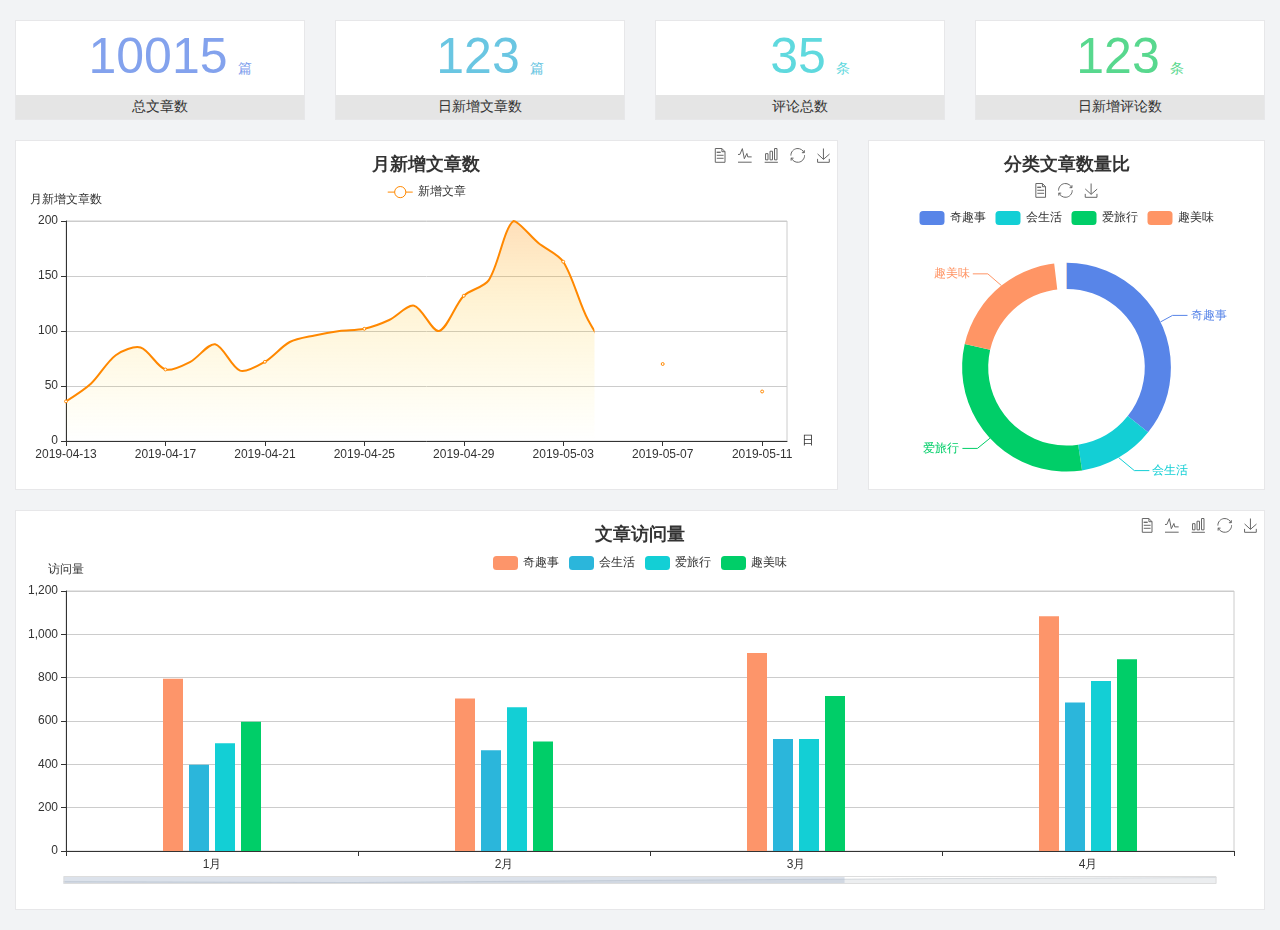
<file: home/dashboard.html>
<!DOCTYPE html>
<html lang="en">

<head>
  <meta charset="UTF-8">
  <meta name="viewport" content="width=device-width, initial-scale=1.0">
  <meta http-equiv="X-UA-Compatible" content="ie=edge">
  <title>图表统计</title>
  <link rel="stylesheet" href="../../assets/lib/bootstrap.css" />
  <link rel="stylesheet" href="../../assets/lib/main.css" />
  <script src="../../assets/lib/jquery.js"></script>
  <script type="text/javascript" src="../../assets/lib/echarts.min.js"></script>
</head>

<body>
  <div class="container-fluid">
    <div class="row spannel_list">
      <div class="col-sm-3 col-xs-6">
        <div class="spannel">
          <em>10015</em><span>篇</span>
          <b>总文章数</b>
        </div>
      </div>
      <div class="col-sm-3 col-xs-6">
        <div class="spannel scolor01">
          <em>123</em><span>篇</span>
          <b>日新增文章数</b>
        </div>
      </div>
      <div class="col-sm-3 col-xs-6">
        <div class="spannel scolor02">
          <em>35</em><span>条</span>
          <b>评论总数</b>
        </div>
      </div>
      <div class="col-sm-3 col-xs-6">
        <div class="spannel scolor03">
          <em>123</em><span>条</span>
          <b>日新增评论数</b>
        </div>
      </div>
    </div>
  </div>

  <div class="container-fluid">
    <div class="row curve-pie">
      <div class="col-lg-8 col-md-8">
        <div class="gragh_pannel" id="curve_show"></div>
      </div>
      <div class="col-lg-4 col-md-4">
        <div class="gragh_pannel" id="pie_show"></div>
      </div>
    </div>
  </div>

  <div class="container-fluid">
    <div class="column_pannel" id="column_show"></div>
  </div>

  <script>
    var oChart = echarts.init(document.getElementById('curve_show'));
    var aList_all = [
      { 'count': 36, 'date': '2019-04-13' },
      { 'count': 52, 'date': '2019-04-14' },
      { 'count': 78, 'date': '2019-04-15' },
      { 'count': 85, 'date': '2019-04-16' },
      { 'count': 65, 'date': '2019-04-17' },
      { 'count': 72, 'date': '2019-04-18' },
      { 'count': 88, 'date': '2019-04-19' },
      { 'count': 64, 'date': '2019-04-20' },
      { 'count': 72, 'date': '2019-04-21' },
      { 'count': 90, 'date': '2019-04-22' },
      { 'count': 96, 'date': '2019-04-23' },
      { 'count': 100, 'date': '2019-04-24' },
      { 'count': 102, 'date': '2019-04-25' },
      { 'count': 110, 'date': '2019-04-26' },
      { 'count': 123, 'date': '2019-04-27' },
      { 'count': 100, 'date': '2019-04-28' },
      { 'count': 132, 'date': '2019-04-29' },
      { 'count': 146, 'date': '2019-04-30' },
      { 'count': 200, 'date': '2019-05-01' },
      { 'count': 180, 'date': '2019-05-02' },
      { 'count': 163, 'date': '2019-05-03' },
      { 'count': 110, 'date': '2019-05-04' },
      { 'count': 80, 'date': '2019-05-05' },
      { 'count': 82, 'date': '2019-05-06' },
      { 'count': 70, 'date': '2019-05-07' },
      { 'count': 65, 'date': '2019-05-08' },
      { 'count': 54, 'date': '2019-05-09' },
      { 'count': 40, 'date': '2019-05-10' },
      { 'count': 45, 'date': '2019-05-11' },
      { 'count': 38, 'date': '2019-05-12' },
    ];

    let aCount = [];
    let aDate = [];

    for (var i = 0; i < aList_all.length; i++) {
      aCount.push(aList_all[i].count);
      aDate.push(aList_all[i].date);
    }

    var chartopt = {
      title: {
        text: '月新增文章数',
        left: 'center',
        top: '10'
      },
      tooltip: {
        trigger: 'axis'
      },
      legend: {
        data: ['新增文章'],
        top: '40'
      },
      toolbox: {
        show: true,
        feature: {
          mark: { show: true },
          dataView: { show: true, readOnly: false },
          magicType: { show: true, type: ['line', 'bar'] },
          restore: { show: true },
          saveAsImage: { show: true }
        }
      },
      calculable: true,
      xAxis: [
        {
          name: '日',
          type: 'category',
          boundaryGap: false,
          data: aDate
        }
      ],
      yAxis: [
        {
          name: '月新增文章数',
          type: 'value'
        }
      ],
      series: [
        {
          name: '新增文章',
          type: 'line',
          smooth: true,
          itemStyle: { normal: { areaStyle: { type: 'default' }, color: '#f80' }, lineStyle: { color: '#f80' } },
          data: aCount
        }],
      areaStyle: {
        normal: {
          color: new echarts.graphic.LinearGradient(0, 0, 0, 1, [{
            offset: 0,
            color: 'rgba(255,136,0,0.39)'
          }, {
            offset: .34,
            color: 'rgba(255,180,0,0.25)'
          }, {
            offset: 1,
            color: 'rgba(255,222,0,0.00)'
          }])

        }
      },
      grid: {
        show: true,
        x: 50,
        x2: 50,
        y: 80,
        height: 220
      }
    };

    oChart.setOption(chartopt);


    var oPie = echarts.init(document.getElementById('pie_show'));
    var oPieopt =
    {
      title: {
        top: 10,
        text: '分类文章数量比',
        x: 'center'
      },
      tooltip: {
        trigger: 'item',
        formatter: "{a} <br/>{b} : {c} ({d}%)"
      },
      color: ['#5885e8', '#13cfd5', '#00ce68', '#ff9565'],
      legend: {
        x: 'center',
        top: 65,
        data: ['奇趣事', '会生活', '爱旅行', '趣美味']
      },
      toolbox: {
        show: true,
        x: 'center',
        top: 35,
        feature: {
          mark: { show: true },
          dataView: { show: true, readOnly: false },
          magicType: {
            show: true,
            type: ['pie', 'funnel'],
            option: {
              funnel: {
                x: '25%',
                width: '50%',
                funnelAlign: 'left',
                max: 1548
              }
            }
          },
          restore: { show: true },
          saveAsImage: { show: true }
        }
      },
      calculable: true,
      series: [
        {
          name: '访问来源',
          type: 'pie',
          radius: ['45%', '60%'],
          center: ['50%', '65%'],
          data: [
            { value: 300, name: '奇趣事' },
            { value: 100, name: '会生活' },
            { value: 260, name: '爱旅行' },
            { value: 180, name: '趣美味' }
          ]
        }
      ]
    };
    oPie.setOption(oPieopt);



    var oColumn = this.echarts.init(document.getElementById('column_show'));
    var oColumnopt =
    {
      title: {
        text: '文章访问量',
        left: 'center',
        top: '10'
      },
      tooltip: {
        trigger: 'axis'
      },
      legend: {
        data: ['奇趣事', '会生活', '爱旅行', '趣美味'],
        top: '40'
      },
      toolbox: {
        show: true,
        feature: {
          mark: { show: true },
          dataView: { show: true, readOnly: false },
          magicType: { show: true, type: ['line', 'bar'] },
          restore: { show: true },
          saveAsImage: { show: true }
        }
      },
      calculable: true,
      xAxis: [
        {
          type: 'category',
          data: ['1月', '2月', '3月', '4月', '5月']
        }
      ],
      yAxis: [
        {
          name: '访问量',
          type: 'value'
        }
      ],
      series: [
        {
          name: '奇趣事',
          type: 'bar',
          barWidth: 20,
          itemStyle: {
            normal: { areaStyle: { type: 'default' }, color: '#fd956a' }
          },
          data: [800, 708, 920, 1090, 1200]
        },
        {
          name: '会生活',
          type: 'bar',
          barWidth: 20,
          itemStyle: {
            normal: { areaStyle: { type: 'default' }, color: '#2bb6db' }
          },
          data: [400, 468, 520, 690, 800]
        },
        {
          name: '爱旅行',
          type: 'bar',
          barWidth: 20,
          itemStyle: {
            normal: { areaStyle: { type: 'default' }, color: '#13cfd5' }
          },
          data: [500, 668, 520, 790, 900]
        },
        {
          name: '趣美味',
          type: 'bar',
          barWidth: 20,
          itemStyle: {
            normal: { areaStyle: { type: 'default' }, color: '#00ce68' }
          },
          data: [600, 508, 720, 890, 1000]
        }
      ],
      grid: {
        show: true,
        x: 50,
        x2: 30,
        y: 80,
        height: 260
      },
      dataZoom: [//给x轴设置滚动条
        {
          start: 0,//默认为0
          end: 100 - 1000 / 31,//默认为100
          type: 'slider',
          show: true,
          xAxisIndex: [0],
          handleSize: 0,//滑动条的 左右2个滑动条的大小
          height: 8,//组件高度
          left: 45, //左边的距离
          right: 50,//右边的距离
          bottom: 26,//右边的距离
          handleColor: '#ddd',//h滑动图标的颜色
          handleStyle: {
            borderColor: "#cacaca",
            borderWidth: "1",
            shadowBlur: 2,
            background: "#ddd",
            shadowColor: "#ddd",
          }
        }]
    };
    oColumn.setOption(oColumnopt);
  </script>
</body>

</html>
</file>
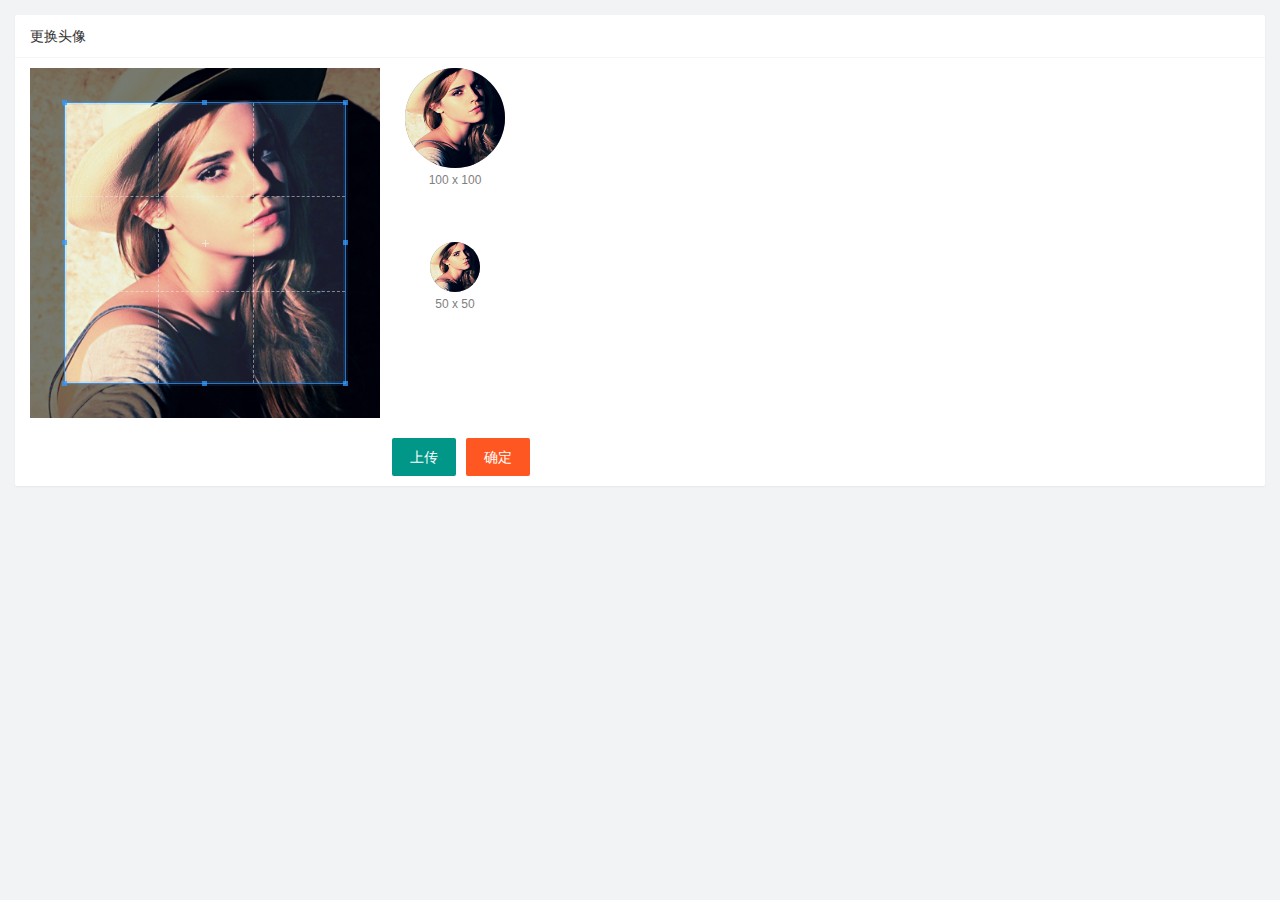
<file: user/user_avatar.html>
<!DOCTYPE html>
<html lang="en">

<head>
    <meta charset="UTF-8">
    <meta http-equiv="X-UA-Compatible" content="IE=edge">
    <meta name="viewport" content="width=device-width, initial-scale=1.0">
    <title>Document</title>
    <link rel="stylesheet" href="/assets/lib/layui/css/layui.css">
    <link rel="stylesheet" href="/assets/lib/cropper/cropper.css">
    <link rel="stylesheet" href="/assets/css/user/user_avatar.css">
</head>

<body>
    <div class="layui-card">
        <div class="layui-card-header">更换头像</div>
        <div class="layui-card-body">
            <!-- 第一行的图片裁剪和预览区域 -->
            <div class="row1">
                <!-- 图片裁剪区域 -->
                <div class="cropper-box">
                    <!-- 这个 img 标签很重要，将来会把它初始化为裁剪区域 -->
                    <img id="image" src="/assets/images/sample.jpg" />
                </div>
                <!-- 图片的预览区域 -->
                <div class="preview-box">
                    <div>
                        <!-- 宽高为 100px 的预览区域 -->
                        <div class="img-preview w100"></div>
                        <p class="size">100 x 100</p>
                    </div>
                    <div>
                        <!-- 宽高为 50px 的预览区域 -->
                        <div class="img-preview w50"></div>
                        <p class="size">50 x 50</p>
                    </div>
                </div>
            </div>

            <!-- 第二行的按钮区域 -->
            <div class="row2">
                <!-- 通过 accept属性，可以指定，允许用户选择什么类型的文件 -->
                <input type="file" id="file" accept="image/png,image/jpeg" />
                <button type="button" class="layui-btn" id="btnChooseImage">上传</button>
                <button type="button" class="layui-btn layui-btn-danger" id='btnUpload'>确定</button>
            </div>
        </div>
    </div>
    <script src="/assets/lib/layui/layui.all.js"></script>
    <script src="/assets/lib/jquery.js"></script>
    <script src="/assets/lib/cropper/Cropper.js"></script>
    <script src="/assets/lib/cropper/jquery-cropper.js"></script>
    <script src="/assets/js/baseAPI.js"></script>
    <script src="/assets/js/user/user_avatar.js"></script>
</body>

</html>
</file>
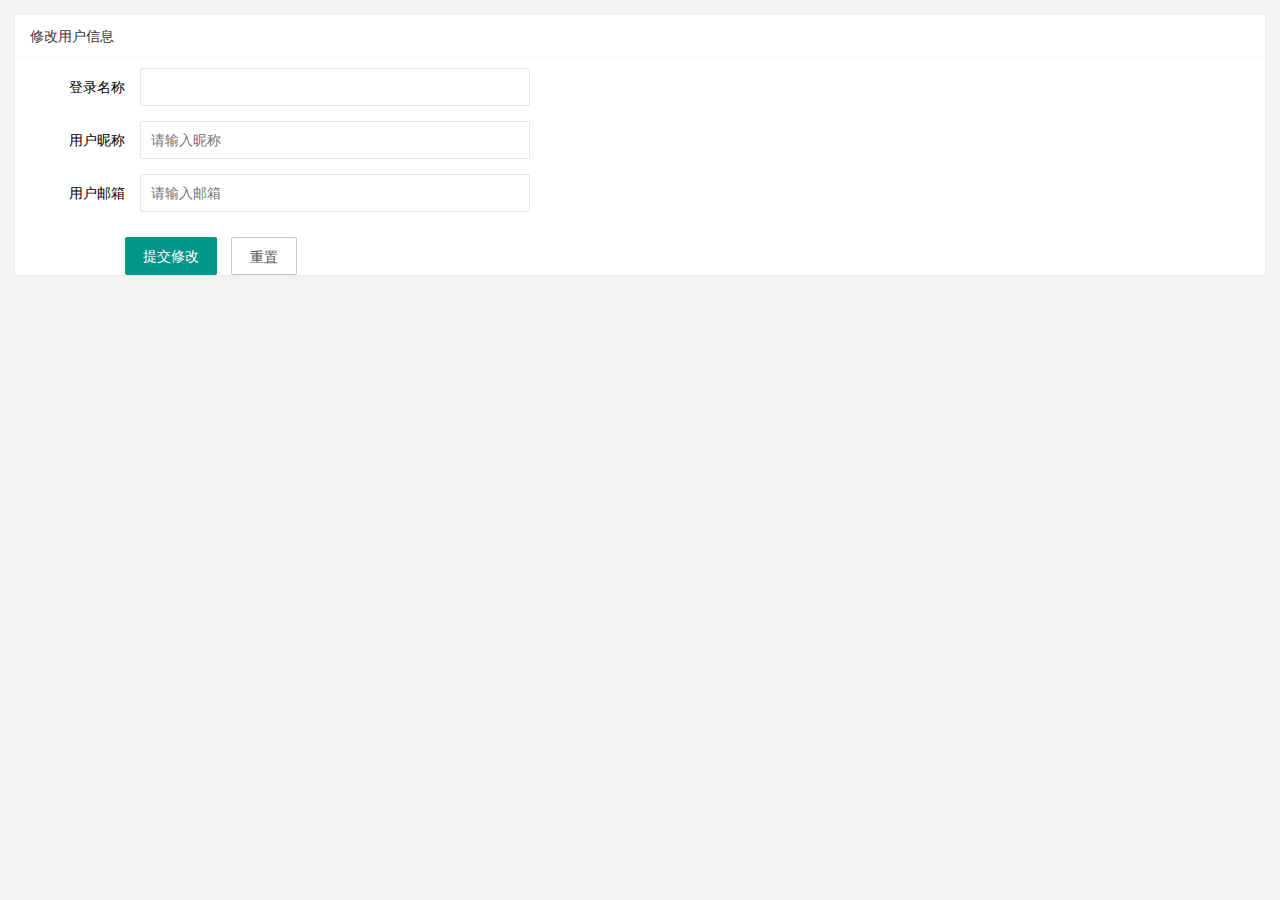
<file: user/user_info.html>
<!DOCTYPE html>
<html lang="en">

<head>
    <meta charset="UTF-8">
    <meta http-equiv="X-UA-Compatible" content="IE=edge">
    <meta name="viewport" content="width=device-width, initial-scale=1.0">
    <title>Document</title>
    <!-- 导入Layui的CSS样式 -->
    <link rel="stylesheet" href="/assets/lib/layui/css/layui.css">
    <!-- 导入自己的样式 -->
    <link rel="stylesheet" href="/assets/css/user/user_info.css">
</head>

<body>
    <!-- 卡片区域 -->
    <div class="layui-card">
        <div class="layui-card-header">
            修改用户信息
        </div>
        <div class="layui-card-body">
            <!-- form表单 -->
            <form class="layui-form" lay-filter="formUserInfo">
                <!-- 这是隐藏域 -->
                <input type="hidden" name="id">
                <div class="layui-form-item">
                    <label class="layui-form-label">登录名称</label>
                    <div class="layui-input-block">
                        <input type="text" name="username" autocomplete="off" class="layui-input" readonly>
                    </div>
                </div>
                <div class="layui-form-item">
                    <label class="layui-form-label">用户昵称</label>
                    <div class="layui-input-block">
                        <input type="text" name="nickname" required lay-verify="required|nickname" placeholder="请输入昵称" autocomplete="off" class="layui-input">
                    </div>
                </div>
                <div class="layui-form-item">
                    <label class="layui-form-label">用户邮箱</label>
                    <div class="layui-input-block">
                        <input type="text" name="email" required lay-verify="required|email" placeholder="请输入邮箱" autocomplete="off" class="layui-input">
                    </div>
                </div>
        </div>
        <div class="layui-form-item">
            <div class="layui-input-block">
                <button class="layui-btn" lay-submit lay-filter="formDemo">提交修改</button>
                <button type="reset" class="layui-btn layui-btn-primary" id="btnReset">重置</button>
            </div>
        </div>
        </form>
    </div>
    </div>

    <!-- 导入layui 的JS文件 -->
    <script src="/assets/lib/layui/layui.all.js"></script>
    <!-- 导入jQuery的js文件 -->
    <script src="/assets/lib/jquery.js"></script>
    <!-- 导入 baseAPI文件 -->
    <script src="/assets/js/baseAPI.js"></script>
    <!-- 导入自己的js脚本 -->
    <script src="/assets/js/user/user_info.js"></script>
</body>

</html>
</file>
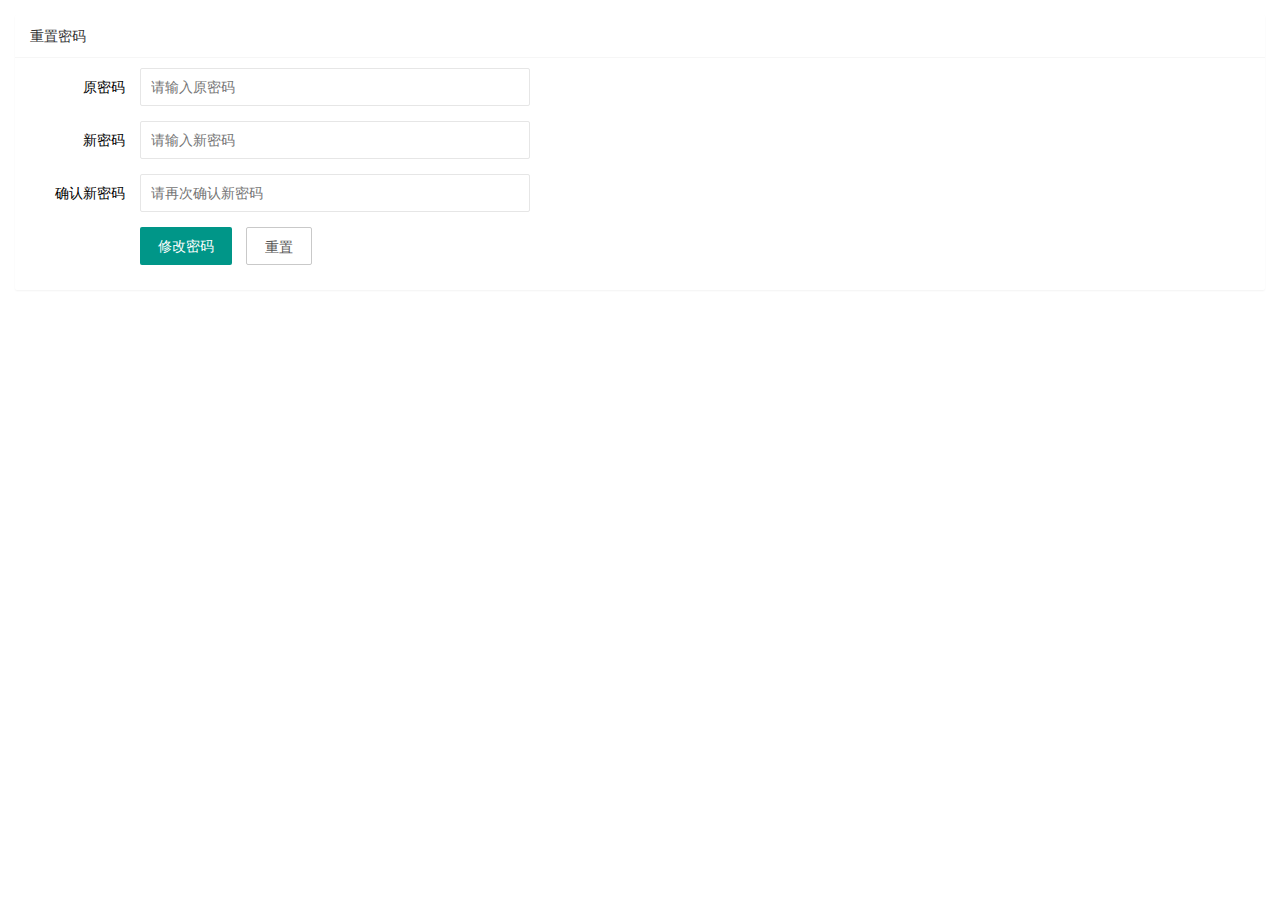
<file: user/user_pwd.html>
<!DOCTYPE html>
<html lang="en">

<head>
    <meta charset="UTF-8">
    <meta http-equiv="X-UA-Compatible" content="IE=edge">
    <meta name="viewport" content="width=device-width, initial-scale=1.0">
    <title>Document</title>
    <link rel="stylesheet" href="/assets/lib/layui/css/layui.css">
    <link rel="stylesheet" href="/assets/css/user/user_pwd.css">
</head>

<body>
    <div class="layui-card">
        <div class="layui-card-header">
            重置密码
        </div>
        <div class="layui-card-body">
            <!-- form表单 -->
            <form class="layui-form" lay-filter="formUserPwd">
                <div class="layui-form-item">
                    <label class="layui-form-label">原密码</label>
                    <div class="layui-input-block">
                        <input type="password" name="oldPwd" required lay-verify="required|pwd" placeholder="请输入原密码" autocomplete="off" class="layui-input">
                    </div>
                </div>
                <div class="layui-form-item">
                    <label class="layui-form-label">新密码</label>
                    <div class="layui-input-block">
                        <input type="password" name="newPwd" required lay-verify="required|pwd|newpwd" placeholder="请输入新密码" autocomplete="off" class="layui-input">
                    </div>
                </div>
                <div class="layui-form-item">
                    <label class="layui-form-label">确认新密码</label>
                    <div class="layui-input-block">
                        <input type="password" name="rePwd" required lay-verify="required|pwd|repwd" placeholder="请再次确认新密码" autocomplete="off" class="layui-input">
                    </div>
                </div>
                <div class="layui-form-item">
                    <div class="layui-input-block">
                        <button class="layui-btn" lay-submit lay-filter="formDemo">修改密码</button>
                        <button type="reset" class="layui-btn layui-btn-primary" id="btnReset">重置</button>
                    </div>
                </div>
            </form>
        </div>
    </div>

    <script src="/assets/lib/layui/layui.all.js"></script>
    <script src="/assets/lib/jquery.js"></script>
    <script src="/assets/js/baseAPI.js"></script>
    <script src="/assets/js/user/user_pwd.js"></script>
</body>

</html>
</file>
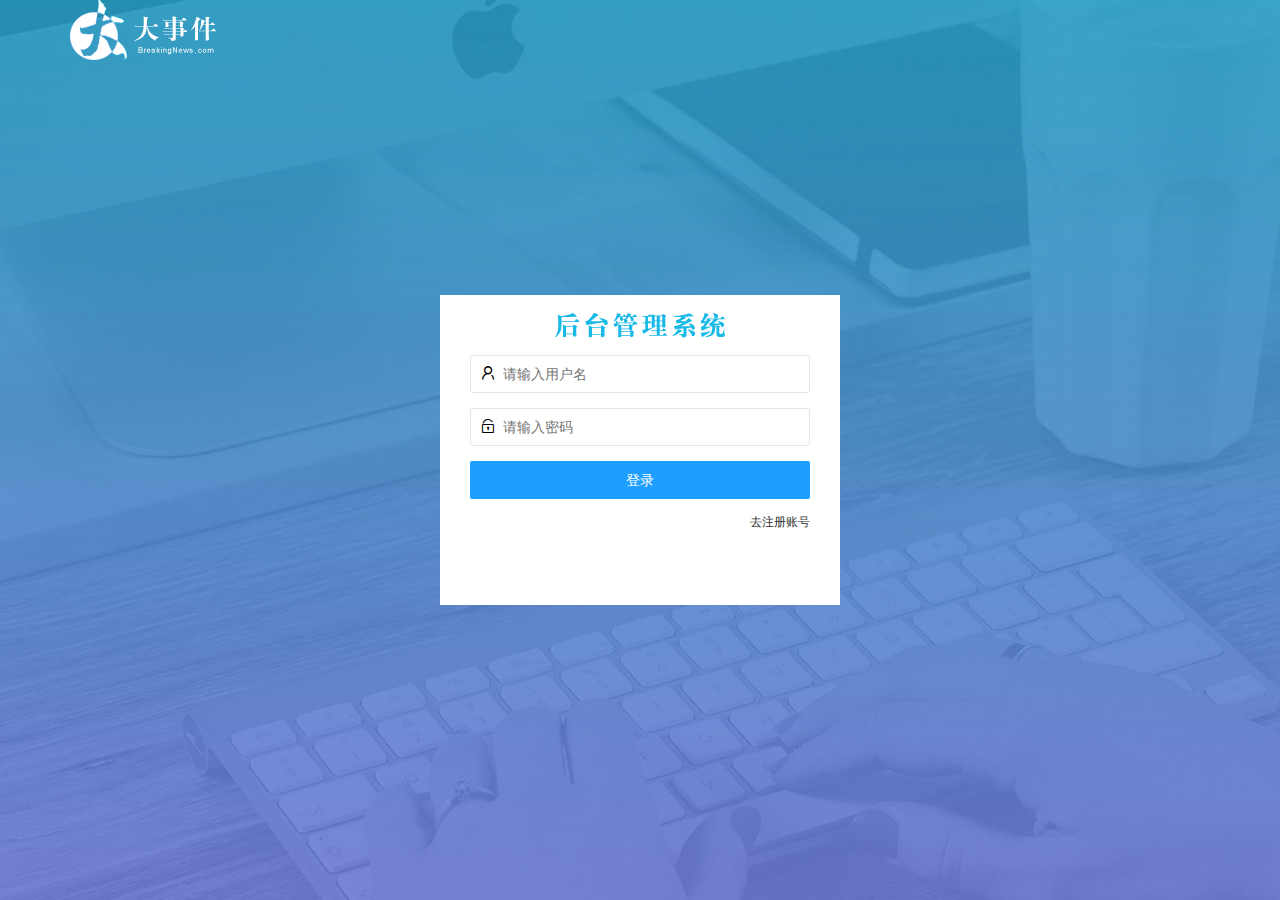
<file: web_bigevent-main/login.html>
<!DOCTYPE html>
<html lang="en">

<head>
    <meta charset="UTF-8">
    <meta http-equiv="X-UA-Compatible" content="IE=edge">
    <meta name="viewport" content="width=device-width, initial-scale=1.0">
    <title>大事件-登录/注册</title>
    <!-- 导入Layui的CSS样式 -->
    <link rel="stylesheet" href="assets/lib/layui/css/layui.css">
    <!-- 我自己的样式 -->
    <link rel="stylesheet" href="assets/css/login.css">
</head>

<body>
    <!-- 头部的logo 区域 -->
    <div class="layui-main">
        <img src="assets/images/logo.png" alt="" />
    </div>
    <!-- 登录注册模块 -->
    <div class="loginAndRegBox">
        <div class="title-box">
        </div>
        <!-- 登录 -->
        <div class="login-box">
            <!-- 登录的表单 -->
            <form class="layui-form" id="form_login">
                <!-- 用户名 -->
                <div class="layui-form-item">
                    <i class="layui-icon layui-icon-username"></i>
                    <input type="text" name="username" required lay-verify="required" placeholder="请输入用户名" autocomplete="off" class="layui-input">
                </div>
                <!-- 密码 -->
                <div class="layui-form-item">
                    <i class="layui-icon layui-icon-password"></i>
                    <input type="password" name="password" required lay-verify="required|pwd" placeholder="请输入密码" autocomplete="off" class="layui-input">
                </div>
                <!-- 登录按钮 -->
                <div class="layui-form-item">
                    <!-- 注意：提交按钮和普通按钮的区别，就是有一个lay-submit属性 -->
                    <button class="layui-btn layui-btn-fluid layui-btn-normal" lay-submit>登录</button>
                </div>
                <div class="layui-form-item links">
                    <a href="javascript:;" id="link-reg">去注册账号</a>
                </div>
            </form>
        </div>
        <!-- 注册 -->
        <div class="reg-box">
            <!-- 注册表单 -->
            <form class="layui-form" id="form_reg">
                <!-- 用户名 -->
                <div class="layui-form-item">
                    <i class="layui-icon layui-icon-username"></i>
                    <input type="text" name="username" required lay-verify="required" placeholder="请输入用户名" autocomplete="off" class="layui-input">
                </div>
                <!-- 密码 -->
                <div class="layui-form-item">
                    <i class="layui-icon layui-icon-password"></i>
                    <input type="password" name="password" required lay-verify="required|pwd" placeholder="请输入密码" autocomplete="off" class="layui-input">
                </div>
                <!-- 确认密码 -->
                <div class="layui-form-item">
                    <i class="layui-icon layui-icon-password"></i>
                    <input type="password" name="repassword" required lay-verify="required|pwd|repwd" placeholder="请再次确认密码" autocomplete="off" class="layui-input">
                </div>
                <!-- 注册按钮 -->
                <div class="layui-form-item">
                    <!-- 注意：提交按钮和普通按钮的区别，就是有一个lay-submit属性 -->
                    <button class="layui-btn layui-btn-fluid layui-btn-normal" lay-submit>注册</button>
                </div>
                <div class="layui-form-item links">
                    <a href="javascript:;" id="link-login">去登录</a>
                </div>
            </form>

        </div>
    </div>
    <!-- 导入Layui的JS文件 -->
    <script src="./assets/lib/layui/layui.all.js"></script>
    <!-- 导入jQuery -->
    <script src="./assets/lib/jquery.js"></script>
    <!-- 导入自己封装的 baseAPI.js -->
    <script src="./assets/js/baseAPI.js"></script>
    <!-- 导入自己的js脚本 -->
    <script src="./assets/js/login.js"></script>
</body>

</html>
</file>
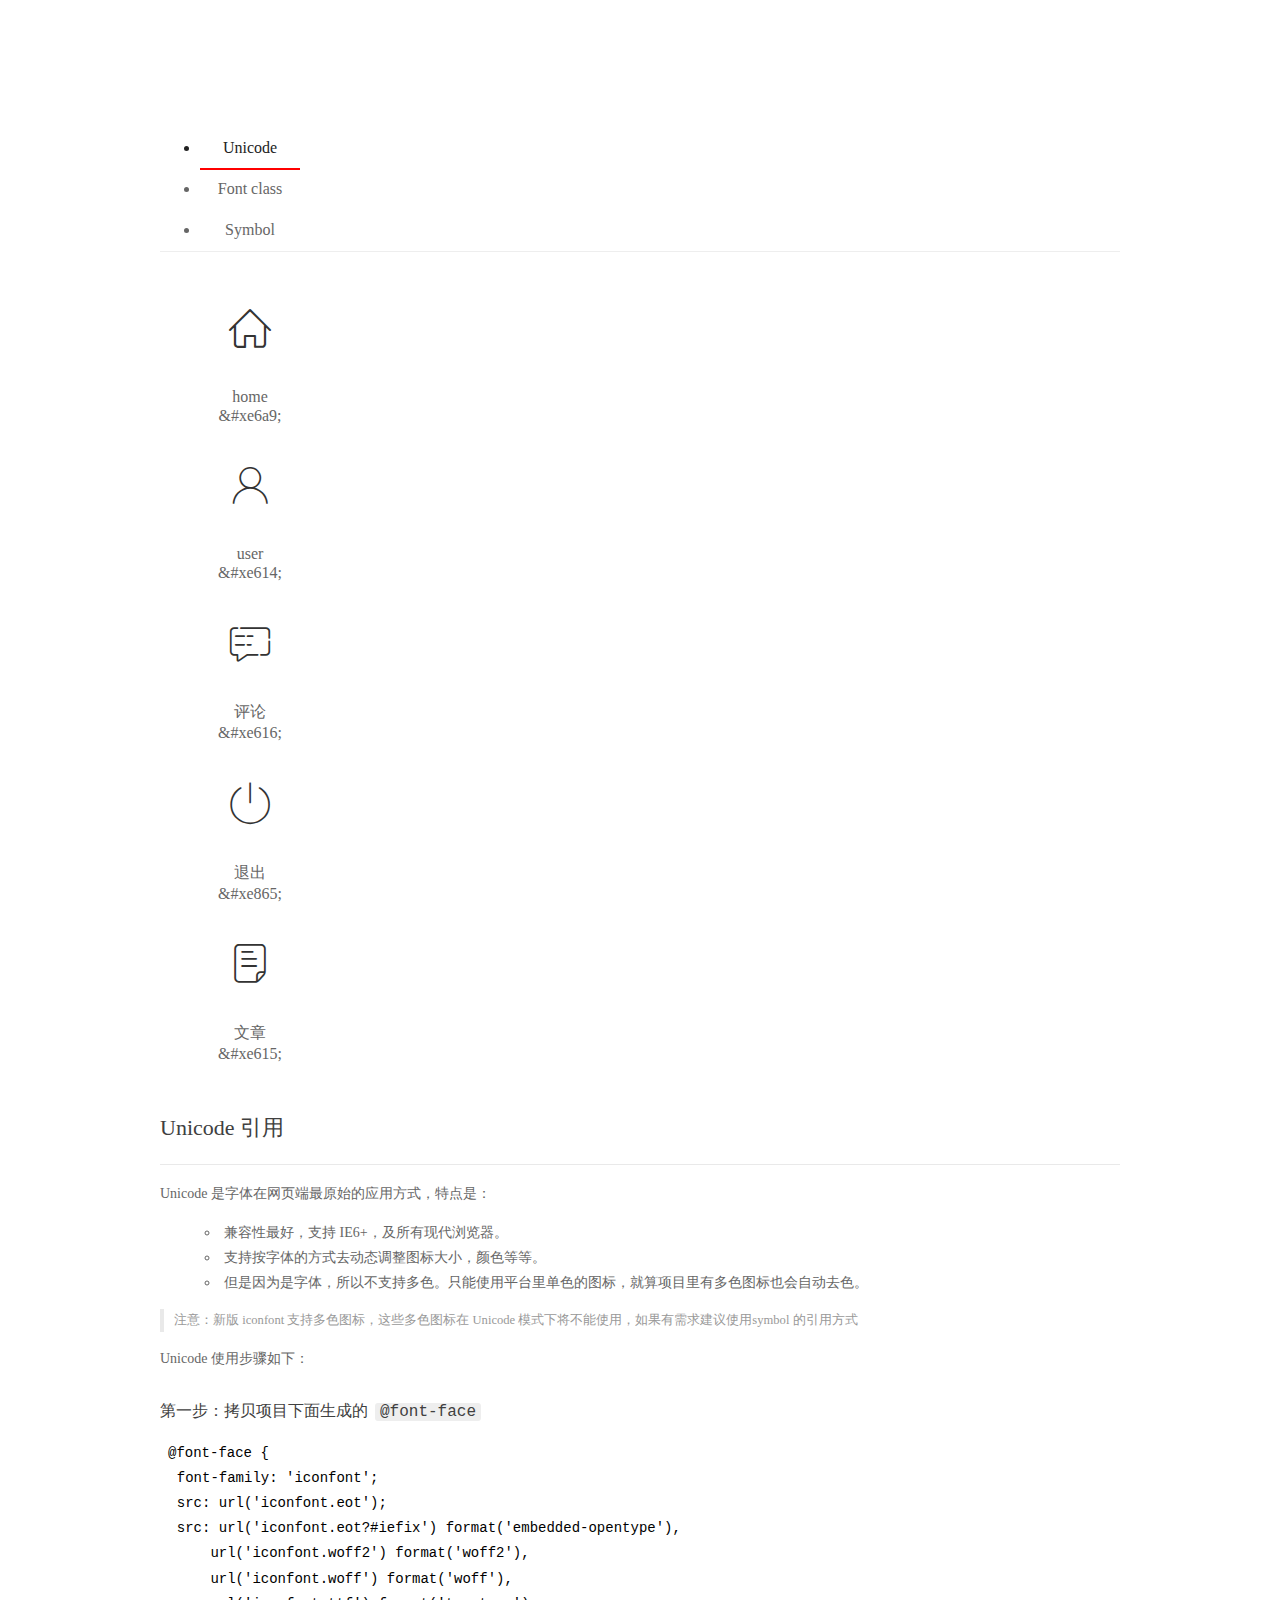
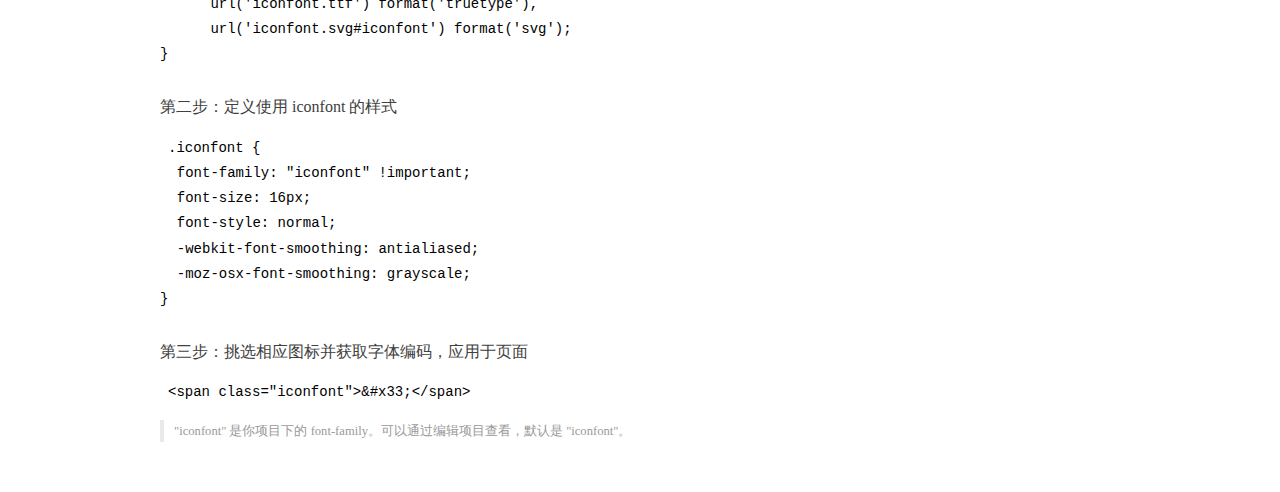
<file: assets/fonts/demo_index.html>
<!DOCTYPE html>
<html>
<head>
  <meta charset="utf-8"/>
  <title>IconFont Demo</title>
  <link rel="shortcut icon" href="https://gtms04.alicdn.com/tps/i4/TB1_oz6GVXXXXaFXpXXJDFnIXXX-64-64.ico" type="image/x-icon"/>
  <link rel="stylesheet" href="https://g.alicdn.com/thx/cube/1.3.2/cube.min.css">
  <link rel="stylesheet" href="demo.css">
  <link rel="stylesheet" href="iconfont.css">
  <script src="iconfont.js"></script>
  <!-- jQuery -->
  <script src="https://a1.alicdn.com/oss/uploads/2018/12/26/7bfddb60-08e8-11e9-9b04-53e73bb6408b.js"></script>
  <!-- 代码高亮 -->
  <script src="https://a1.alicdn.com/oss/uploads/2018/12/26/a3f714d0-08e6-11e9-8a15-ebf944d7534c.js"></script>
</head>
<body>
  <div class="main">
    <h1 class="logo"><a href="https://www.iconfont.cn/" title="iconfont 首页" target="_blank">&#xe86b;</a></h1>
    <div class="nav-tabs">
      <ul id="tabs" class="dib-box">
        <li class="dib active"><span>Unicode</span></li>
        <li class="dib"><span>Font class</span></li>
        <li class="dib"><span>Symbol</span></li>
      </ul>
      
    </div>
    <div class="tab-container">
      <div class="content unicode" style="display: block;">
          <ul class="icon_lists dib-box">
          
            <li class="dib">
              <span class="icon iconfont">&#xe6a9;</span>
                <div class="name">home</div>
                <div class="code-name">&amp;#xe6a9;</div>
              </li>
          
            <li class="dib">
              <span class="icon iconfont">&#xe614;</span>
                <div class="name">user</div>
                <div class="code-name">&amp;#xe614;</div>
              </li>
          
            <li class="dib">
              <span class="icon iconfont">&#xe616;</span>
                <div class="name">评论</div>
                <div class="code-name">&amp;#xe616;</div>
              </li>
          
            <li class="dib">
              <span class="icon iconfont">&#xe865;</span>
                <div class="name">退出</div>
                <div class="code-name">&amp;#xe865;</div>
              </li>
          
            <li class="dib">
              <span class="icon iconfont">&#xe615;</span>
                <div class="name">文章</div>
                <div class="code-name">&amp;#xe615;</div>
              </li>
          
          </ul>
          <div class="article markdown">
          <h2 id="unicode-">Unicode 引用</h2>
          <hr>

          <p>Unicode 是字体在网页端最原始的应用方式，特点是：</p>
          <ul>
            <li>兼容性最好，支持 IE6+，及所有现代浏览器。</li>
            <li>支持按字体的方式去动态调整图标大小，颜色等等。</li>
            <li>但是因为是字体，所以不支持多色。只能使用平台里单色的图标，就算项目里有多色图标也会自动去色。</li>
          </ul>
          <blockquote>
            <p>注意：新版 iconfont 支持多色图标，这些多色图标在 Unicode 模式下将不能使用，如果有需求建议使用symbol 的引用方式</p>
          </blockquote>
          <p>Unicode 使用步骤如下：</p>
          <h3 id="-font-face">第一步：拷贝项目下面生成的 <code>@font-face</code></h3>
<pre><code class="language-css"
>@font-face {
  font-family: 'iconfont';
  src: url('iconfont.eot');
  src: url('iconfont.eot?#iefix') format('embedded-opentype'),
      url('iconfont.woff2') format('woff2'),
      url('iconfont.woff') format('woff'),
      url('iconfont.ttf') format('truetype'),
      url('iconfont.svg#iconfont') format('svg');
}
</code></pre>
          <h3 id="-iconfont-">第二步：定义使用 iconfont 的样式</h3>
<pre><code class="language-css"
>.iconfont {
  font-family: "iconfont" !important;
  font-size: 16px;
  font-style: normal;
  -webkit-font-smoothing: antialiased;
  -moz-osx-font-smoothing: grayscale;
}
</code></pre>
          <h3 id="-">第三步：挑选相应图标并获取字体编码，应用于页面</h3>
<pre>
<code class="language-html"
>&lt;span class="iconfont"&gt;&amp;#x33;&lt;/span&gt;
</code></pre>
          <blockquote>
            <p>"iconfont" 是你项目下的 font-family。可以通过编辑项目查看，默认是 "iconfont"。</p>
          </blockquote>
          </div>
      </div>
      <div class="content font-class">
        <ul class="icon_lists dib-box">
          
          <li class="dib">
            <span class="icon iconfont icon-home"></span>
            <div class="name">
              home
            </div>
            <div class="code-name">.icon-home
            </div>
          </li>
          
          <li class="dib">
            <span class="icon iconfont icon-user"></span>
            <div class="name">
              user
            </div>
            <div class="code-name">.icon-user
            </div>
          </li>
          
          <li class="dib">
            <span class="icon iconfont icon-pinglun"></span>
            <div class="name">
              评论
            </div>
            <div class="code-name">.icon-pinglun
            </div>
          </li>
          
          <li class="dib">
            <span class="icon iconfont icon-tuichu"></span>
            <div class="name">
              退出
            </div>
            <div class="code-name">.icon-tuichu
            </div>
          </li>
          
          <li class="dib">
            <span class="icon iconfont icon-16"></span>
            <div class="name">
              文章
            </div>
            <div class="code-name">.icon-16
            </div>
          </li>
          
        </ul>
        <div class="article markdown">
        <h2 id="font-class-">font-class 引用</h2>
        <hr>

        <p>font-class 是 Unicode 使用方式的一种变种，主要是解决 Unicode 书写不直观，语意不明确的问题。</p>
        <p>与 Unicode 使用方式相比，具有如下特点：</p>
        <ul>
          <li>兼容性良好，支持 IE8+，及所有现代浏览器。</li>
          <li>相比于 Unicode 语意明确，书写更直观。可以很容易分辨这个 icon 是什么。</li>
          <li>因为使用 class 来定义图标，所以当要替换图标时，只需要修改 class 里面的 Unicode 引用。</li>
          <li>不过因为本质上还是使用的字体，所以多色图标还是不支持的。</li>
        </ul>
        <p>使用步骤如下：</p>
        <h3 id="-fontclass-">第一步：引入项目下面生成的 fontclass 代码：</h3>
<pre><code class="language-html">&lt;link rel="stylesheet" href="./iconfont.css"&gt;
</code></pre>
        <h3 id="-">第二步：挑选相应图标并获取类名，应用于页面：</h3>
<pre><code class="language-html">&lt;span class="iconfont icon-xxx"&gt;&lt;/span&gt;
</code></pre>
        <blockquote>
          <p>"
            iconfont" 是你项目下的 font-family。可以通过编辑项目查看，默认是 "iconfont"。</p>
        </blockquote>
      </div>
      </div>
      <div class="content symbol">
          <ul class="icon_lists dib-box">
          
            <li class="dib">
                <svg class="icon svg-icon" aria-hidden="true">
                  <use xlink:href="#icon-home"></use>
                </svg>
                <div class="name">home</div>
                <div class="code-name">#icon-home</div>
            </li>
          
            <li class="dib">
                <svg class="icon svg-icon" aria-hidden="true">
                  <use xlink:href="#icon-user"></use>
                </svg>
                <div class="name">user</div>
                <div class="code-name">#icon-user</div>
            </li>
          
            <li class="dib">
                <svg class="icon svg-icon" aria-hidden="true">
                  <use xlink:href="#icon-pinglun"></use>
                </svg>
                <div class="name">评论</div>
                <div class="code-name">#icon-pinglun</div>
            </li>
          
            <li class="dib">
                <svg class="icon svg-icon" aria-hidden="true">
                  <use xlink:href="#icon-tuichu"></use>
                </svg>
                <div class="name">退出</div>
                <div class="code-name">#icon-tuichu</div>
            </li>
          
            <li class="dib">
                <svg class="icon svg-icon" aria-hidden="true">
                  <use xlink:href="#icon-16"></use>
                </svg>
                <div class="name">文章</div>
                <div class="code-name">#icon-16</div>
            </li>
          
          </ul>
          <div class="article markdown">
          <h2 id="symbol-">Symbol 引用</h2>
          <hr>

          <p>这是一种全新的使用方式，应该说这才是未来的主流，也是平台目前推荐的用法。相关介绍可以参考这篇<a href="">文章</a>
            这种用法其实是做了一个 SVG 的集合，与另外两种相比具有如下特点：</p>
          <ul>
            <li>支持多色图标了，不再受单色限制。</li>
            <li>通过一些技巧，支持像字体那样，通过 <code>font-size</code>, <code>color</code> 来调整样式。</li>
            <li>兼容性较差，支持 IE9+，及现代浏览器。</li>
            <li>浏览器渲染 SVG 的性能一般，还不如 png。</li>
          </ul>
          <p>使用步骤如下：</p>
          <h3 id="-symbol-">第一步：引入项目下面生成的 symbol 代码：</h3>
<pre><code class="language-html">&lt;script src="./iconfont.js"&gt;&lt;/script&gt;
</code></pre>
          <h3 id="-css-">第二步：加入通用 CSS 代码（引入一次就行）：</h3>
<pre><code class="language-html">&lt;style&gt;
.icon {
  width: 1em;
  height: 1em;
  vertical-align: -0.15em;
  fill: currentColor;
  overflow: hidden;
}
&lt;/style&gt;
</code></pre>
          <h3 id="-">第三步：挑选相应图标并获取类名，应用于页面：</h3>
<pre><code class="language-html">&lt;svg class="icon" aria-hidden="true"&gt;
  &lt;use xlink:href="#icon-xxx"&gt;&lt;/use&gt;
&lt;/svg&gt;
</code></pre>
          </div>
      </div>

    </div>
  </div>
  <script>
  $(document).ready(function () {
      $('.tab-container .content:first').show()

      $('#tabs li').click(function (e) {
        var tabContent = $('.tab-container .content')
        var index = $(this).index()

        if ($(this).hasClass('active')) {
          return
        } else {
          $('#tabs li').removeClass('active')
          $(this).addClass('active')

          tabContent.hide().eq(index).fadeIn()
        }
      })
    })
  </script>
</body>
</html>
</file>
<file: assets/lib/main.css>
body{
    font-family:'MicroSoft YaHei';
    background-color: #f2f3f5;
}
.main_wrap{
    position:fixed;
    width:100%;
    height:100%;
    left:0px;
    top:0px;
    background:url('../images/login_bg.jpg'); 
    background-size:100% 100%; 
  }
.header{
    width:1200px;
    overflow: hidden;
    margin:20px auto 0;
}
.heade .logo{
    float: left;
}
.header .copyright{
    float:right;
    font-size:12px;
    color:#fff;
    text-align:right;
    line-height:20px;
    margin-top:10px;
}
.login_form_con{
    position:absolute;
    left:50%;
    top:50%;
    margin-left:-200px;
    margin-top:-155px;
    width:400px;
    height:310px;
    background-color: #edeff0;
}

.login_form{
    position: relative;
}

.login_form .icon-user{
    position:absolute;
    font-size:16px;
    color:#999;
    left:46px;
    top:12px;
}
.login_form .icon-key{
    position:absolute;
    font-size:18px;
    color:#999;
    left:46px;
    top:78px;
}
.login_title{
    height:60px;
    background:url('../images/login_title.png') center center no-repeat #fff;
}
.input_txt,.input_pass,.input_sub{
    display:block;
    width:334px;
    height:37px;
    padding:0px;
    text-indent:40px;
    border:1px solid #ddd;
    margin:27px auto 0;
    outline:none;
}
.input_sub{
    margin-top:40px;
    height:42px;
    background-color: #19b9e7;
    text-indent:0px;
    font-size:18px;
    color:#fff;
    cursor: pointer;
}
.input_sub:hover{
    background-color: #08a0cc;
}

.sider{
    position:fixed;
    left:0;
    top:0;
    bottom:0;
    width:210px;
    background-color: #323745;
}
.sider .logo{
    display:block;
    height:56px;
    background-color: #242732;
    overflow: hidden;
}
.sider .logo img{
    display:block;
    margin:6px auto 0;
}
.user_info{
    height:79px;
    border-bottom:1px solid #5a5e6b;
}

.user_info img{
    float: left;
    width:40px;
    height:40px;
    border-radius:20px;
    margin:19px 0 0 30px;
}
.user_info span{
    float: left;
    width:120px;
    font-size:12px;
    color:#fff;
    margin:23px 0 0 20px;
}
.user_info b{
    float: left;
    width: 120px;
    font-weight:normal;
    font-size:12px;
    color:#adafb5;
    margin:2px 0 0 20px;
}

.menu .level01{
    height:50px;
    line-height:50px;
}
.menu .level01 a{
    display:block;
    height:50px;
    font-size:12px;
    color:#adafb5;
    overflow: hidden;
}
.menu .level01.active a{
    background-color: #1378f0;
    color:#fff;
}
.menu .level01.active i{
    color:#fff;
}

.menu .level01 a:hover{
    background-color: #1378f0;
    color:#fff;
}
.menu .level01 a:hover i{
    color:#fff;
}
.menu .level01 i{
    color:#61646f;
    font-size:22px;
    float: left;
    margin-left:26px;
}
.menu .level01 span{
    float: left;
    margin-left:10px;
}
.menu .level01 b{
    float: right;
    margin-right:20px;
    font-weight:normal;
    transform:rotate(90deg);
    transition:all 500ms ease;
}

.menu .level01 .rotate0{
    transform:rotate(0deg);
}

.menu .level02{
    background: #242732;
    display:none;
}


.menu .level02 li{
    height:40px;
    line-height:40px;
}
.menu .level02 li a{
    display:block;
    height:40px;
    font-size:12px;
    color:#adafb5;
    overflow: hidden;
}

.menu .level02 li a:hover{
    background-color: #1378f0;
    color:#fff;
}

.menu .level02 li i{
    font-size:12px;
    float: left;
    margin-left:60px;
}
.menu .level02 li span{
    font-size:12px;
    float: left;
    margin-left:5px;
}

.menu .level02 .active a{
    color:#ffae00;
}

.header_bar{
    position:fixed;
    left:210px;
    right:0;
    top:0;
    height:56px;
    background-color: #fff;
}

.main{
    position:fixed;
    left:210px;
    top:56px;
    right:0;
    bottom:0;
    background-color: #f2f3f5;
}

.search_form{
    width:218px;
    height:33px;
    border:1px solid #ddd;
    background-color: #f2f3f5;
    border-radius:16px;
    float: left;
    margin:12px 0 0 27px;
}

.search_form input{
    padding:0px;
    margin:0px;
    border:0px;
    float: left;
    background-color: #f2f3f5;
    font-size:12px;
    width:175px;
    height:31px;
    margin-left:12px;
    outline:none;
   
}

.search_form .icon-search{
    line-height:33px;
    cursor: pointer;
    font-size:18px;
    color:#abaebb;
}
.user_center_link{
    float:right;

}
.user_center_link a{
    line-height:56px;
    font-size:12px;
    color:#999;
    margin-right:15px;
}
.user_center_link a:hover{
    color:#ffae00
}

.user_center_link img{
    width:42px;
    height:42px;
    border-radius:32px;
    margin-right:10px;
}

.spannel_list{
    margin-top:20px;
}

.spannel{
	height:100px;
	overflow:hidden;
	text-align:center;
    position:relative;
    background-color: #fff;
    border:1px solid #e7e7e9;
    margin-bottom:20px;
}

.spannel em{
    font-style:normal;
	font-size:50px;
	line-height:50px;
	display:inline-block;
	margin:10px 0 0 20px;
	font-family:'Arial';
	color:#83a2ed;
}

.spannel span{
	font-size:14px;
	display:inline-block;
	color:#83a2ed;
	margin-left:10px;
}

.spannel b{
	position:absolute;
	left:0;
	bottom:0;
	width:100%;
	line-height:24px;
	background:#e5e5e5;
	color:#333;
	font-size:14px;
	font-weight:normal;
}

.scolor01 em,.scolor01 span{
	color:#6ac6e2;
}

.scolor02 em,.scolor02 span{
	color:#5fd9de;
}

.scolor03 em,.scolor03 span{
	color:#58d88e;
}


.gragh_pannel{
    height:350px;
    border:1px solid #e7e7e9;
    background-color: #fff!important; 
    margin-bottom:20px;  
}

.column_pannel{
    margin-bottom:20px;
    height:400px;
    border:1px solid #e7e7e9;
    background-color: #fff!important;   
}

.common_title{
    line-height:42px;
    background-color: #fbfbfb;
    border:1px solid #e7e7e9;
    margin-top:20px;
    text-indent: 15px;
    font-size:14px;
    color:#333;
}

.common_con{
    border:1px solid #e7e7e9;
    border-top:0px;
    background-color: #fff;
    padding-bottom:20px;
    margin-bottom:20px;
}
.opt_btns{
    margin-top:20px;
}

.mp20{
    margin-top:20px;
}

.pagination{   
   margin:0;
}

.article_form{
    margin-top:20px;
}

.form-group{
    margin-bottom:25px;
}

.form-group label{
    font-weight:normal;
    color:#666;
}

.icon-icondate{
    line-height:16px;
}

.user_pic{
    width:100px;
    height:100px;
    margin-bottom:10px;
}

.article_cover{
    width:200px;
    height:200px;
    margin-bottom:10px;
}
</file>
<file: assets/lib/layui/css/layui.css>
/** layui-v2.5.5 MIT License By https://www.layui.com */
 .layui-inline,img{display:inline-block;vertical-align:middle}h1,h2,h3,h4,h5,h6{font-weight:400}.layui-edge,.layui-header,.layui-inline,.layui-main{position:relative}.layui-body,.layui-edge,.layui-elip{overflow:hidden}.layui-btn,.layui-edge,.layui-inline,img{vertical-align:middle}.layui-btn,.layui-disabled,.layui-icon,.layui-unselect{-moz-user-select:none;-webkit-user-select:none;-ms-user-select:none}.layui-elip,.layui-form-checkbox span,.layui-form-pane .layui-form-label{text-overflow:ellipsis;white-space:nowrap}.layui-breadcrumb,.layui-tree-btnGroup{visibility:hidden}blockquote,body,button,dd,div,dl,dt,form,h1,h2,h3,h4,h5,h6,input,li,ol,p,pre,td,textarea,th,ul{margin:0;padding:0;-webkit-tap-highlight-color:rgba(0,0,0,0)}a:active,a:hover{outline:0}img{border:none}li{list-style:none}table{border-collapse:collapse;border-spacing:0}h4,h5,h6{font-size:100%}button,input,optgroup,option,select,textarea{font-family:inherit;font-size:inherit;font-style:inherit;font-weight:inherit;outline:0}pre{white-space:pre-wrap;white-space:-moz-pre-wrap;white-space:-pre-wrap;white-space:-o-pre-wrap;word-wrap:break-word}body{line-height:24px;font:14px Helvetica Neue,Helvetica,PingFang SC,Tahoma,Arial,sans-serif}hr{height:1px;margin:10px 0;border:0;clear:both}a{color:#333;text-decoration:none}a:hover{color:#777}a cite{font-style:normal;*cursor:pointer}.layui-border-box,.layui-border-box *{box-sizing:border-box}.layui-box,.layui-box *{box-sizing:content-box}.layui-clear{clear:both;*zoom:1}.layui-clear:after{content:'\20';clear:both;*zoom:1;display:block;height:0}.layui-inline{*display:inline;*zoom:1}.layui-edge{display:inline-block;width:0;height:0;border-width:6px;border-style:dashed;border-color:transparent}.layui-edge-top{top:-4px;border-bottom-color:#999;border-bottom-style:solid}.layui-edge-right{border-left-color:#999;border-left-style:solid}.layui-edge-bottom{top:2px;border-top-color:#999;border-top-style:solid}.layui-edge-left{border-right-color:#999;border-right-style:solid}.layui-disabled,.layui-disabled:hover{color:#d2d2d2!important;cursor:not-allowed!important}.layui-circle{border-radius:100%}.layui-show{display:block!important}.layui-hide{display:none!important}@font-face{font-family:layui-icon;src:url(../font/iconfont.eot?v=250);src:url(../font/iconfont.eot?v=250#iefix) format('embedded-opentype'),url(../font/iconfont.woff2?v=250) format('woff2'),url(../font/iconfont.woff?v=250) format('woff'),url(../font/iconfont.ttf?v=250) format('truetype'),url(../font/iconfont.svg?v=250#layui-icon) format('svg')}.layui-icon{font-family:layui-icon!important;font-size:16px;font-style:normal;-webkit-font-smoothing:antialiased;-moz-osx-font-smoothing:grayscale}.layui-icon-reply-fill:before{content:"\e611"}.layui-icon-set-fill:before{content:"\e614"}.layui-icon-menu-fill:before{content:"\e60f"}.layui-icon-search:before{content:"\e615"}.layui-icon-share:before{content:"\e641"}.layui-icon-set-sm:before{content:"\e620"}.layui-icon-engine:before{content:"\e628"}.layui-icon-close:before{content:"\1006"}.layui-icon-close-fill:before{content:"\1007"}.layui-icon-chart-screen:before{content:"\e629"}.layui-icon-star:before{content:"\e600"}.layui-icon-circle-dot:before{content:"\e617"}.layui-icon-chat:before{content:"\e606"}.layui-icon-release:before{content:"\e609"}.layui-icon-list:before{content:"\e60a"}.layui-icon-chart:before{content:"\e62c"}.layui-icon-ok-circle:before{content:"\1005"}.layui-icon-layim-theme:before{content:"\e61b"}.layui-icon-table:before{content:"\e62d"}.layui-icon-right:before{content:"\e602"}.layui-icon-left:before{content:"\e603"}.layui-icon-cart-simple:before{content:"\e698"}.layui-icon-face-cry:before{content:"\e69c"}.layui-icon-face-smile:before{content:"\e6af"}.layui-icon-survey:before{content:"\e6b2"}.layui-icon-tree:before{content:"\e62e"}.layui-icon-upload-circle:before{content:"\e62f"}.layui-icon-add-circle:before{content:"\e61f"}.layui-icon-download-circle:before{content:"\e601"}.layui-icon-templeate-1:before{content:"\e630"}.layui-icon-util:before{content:"\e631"}.layui-icon-face-surprised:before{content:"\e664"}.layui-icon-edit:before{content:"\e642"}.layui-icon-speaker:before{content:"\e645"}.layui-icon-down:before{content:"\e61a"}.layui-icon-file:before{content:"\e621"}.layui-icon-layouts:before{content:"\e632"}.layui-icon-rate-half:before{content:"\e6c9"}.layui-icon-add-circle-fine:before{content:"\e608"}.layui-icon-prev-circle:before{content:"\e633"}.layui-icon-read:before{content:"\e705"}.layui-icon-404:before{content:"\e61c"}.layui-icon-carousel:before{content:"\e634"}.layui-icon-help:before{content:"\e607"}.layui-icon-code-circle:before{content:"\e635"}.layui-icon-water:before{content:"\e636"}.layui-icon-username:before{content:"\e66f"}.layui-icon-find-fill:before{content:"\e670"}.layui-icon-about:before{content:"\e60b"}.layui-icon-location:before{content:"\e715"}.layui-icon-up:before{content:"\e619"}.layui-icon-pause:before{content:"\e651"}.layui-icon-date:before{content:"\e637"}.layui-icon-layim-uploadfile:before{content:"\e61d"}.layui-icon-delete:before{content:"\e640"}.layui-icon-play:before{content:"\e652"}.layui-icon-top:before{content:"\e604"}.layui-icon-friends:before{content:"\e612"}.layui-icon-refresh-3:before{content:"\e9aa"}.layui-icon-ok:before{content:"\e605"}.layui-icon-layer:before{content:"\e638"}.layui-icon-face-smile-fine:before{content:"\e60c"}.layui-icon-dollar:before{content:"\e659"}.layui-icon-group:before{content:"\e613"}.layui-icon-layim-download:before{content:"\e61e"}.layui-icon-picture-fine:before{content:"\e60d"}.layui-icon-link:before{content:"\e64c"}.layui-icon-diamond:before{content:"\e735"}.layui-icon-log:before{content:"\e60e"}.layui-icon-rate-solid:before{content:"\e67a"}.layui-icon-fonts-del:before{content:"\e64f"}.layui-icon-unlink:before{content:"\e64d"}.layui-icon-fonts-clear:before{content:"\e639"}.layui-icon-triangle-r:before{content:"\e623"}.layui-icon-circle:before{content:"\e63f"}.layui-icon-radio:before{content:"\e643"}.layui-icon-align-center:before{content:"\e647"}.layui-icon-align-right:before{content:"\e648"}.layui-icon-align-left:before{content:"\e649"}.layui-icon-loading-1:before{content:"\e63e"}.layui-icon-return:before{content:"\e65c"}.layui-icon-fonts-strong:before{content:"\e62b"}.layui-icon-upload:before{content:"\e67c"}.layui-icon-dialogue:before{content:"\e63a"}.layui-icon-video:before{content:"\e6ed"}.layui-icon-headset:before{content:"\e6fc"}.layui-icon-cellphone-fine:before{content:"\e63b"}.layui-icon-add-1:before{content:"\e654"}.layui-icon-face-smile-b:before{content:"\e650"}.layui-icon-fonts-html:before{content:"\e64b"}.layui-icon-form:before{content:"\e63c"}.layui-icon-cart:before{content:"\e657"}.layui-icon-camera-fill:before{content:"\e65d"}.layui-icon-tabs:before{content:"\e62a"}.layui-icon-fonts-code:before{content:"\e64e"}.layui-icon-fire:before{content:"\e756"}.layui-icon-set:before{content:"\e716"}.layui-icon-fonts-u:before{content:"\e646"}.layui-icon-triangle-d:before{content:"\e625"}.layui-icon-tips:before{content:"\e702"}.layui-icon-picture:before{content:"\e64a"}.layui-icon-more-vertical:before{content:"\e671"}.layui-icon-flag:before{content:"\e66c"}.layui-icon-loading:before{content:"\e63d"}.layui-icon-fonts-i:before{content:"\e644"}.layui-icon-refresh-1:before{content:"\e666"}.layui-icon-rmb:before{content:"\e65e"}.layui-icon-home:before{content:"\e68e"}.layui-icon-user:before{content:"\e770"}.layui-icon-notice:before{content:"\e667"}.layui-icon-login-weibo:before{content:"\e675"}.layui-icon-voice:before{content:"\e688"}.layui-icon-upload-drag:before{content:"\e681"}.layui-icon-login-qq:before{content:"\e676"}.layui-icon-snowflake:before{content:"\e6b1"}.layui-icon-file-b:before{content:"\e655"}.layui-icon-template:before{content:"\e663"}.layui-icon-auz:before{content:"\e672"}.layui-icon-console:before{content:"\e665"}.layui-icon-app:before{content:"\e653"}.layui-icon-prev:before{content:"\e65a"}.layui-icon-website:before{content:"\e7ae"}.layui-icon-next:before{content:"\e65b"}.layui-icon-component:before{content:"\e857"}.layui-icon-more:before{content:"\e65f"}.layui-icon-login-wechat:before{content:"\e677"}.layui-icon-shrink-right:before{content:"\e668"}.layui-icon-spread-left:before{content:"\e66b"}.layui-icon-camera:before{content:"\e660"}.layui-icon-note:before{content:"\e66e"}.layui-icon-refresh:before{content:"\e669"}.layui-icon-female:before{content:"\e661"}.layui-icon-male:before{content:"\e662"}.layui-icon-password:before{content:"\e673"}.layui-icon-senior:before{content:"\e674"}.layui-icon-theme:before{content:"\e66a"}.layui-icon-tread:before{content:"\e6c5"}.layui-icon-praise:before{content:"\e6c6"}.layui-icon-star-fill:before{content:"\e658"}.layui-icon-rate:before{content:"\e67b"}.layui-icon-template-1:before{content:"\e656"}.layui-icon-vercode:before{content:"\e679"}.layui-icon-cellphone:before{content:"\e678"}.layui-icon-screen-full:before{content:"\e622"}.layui-icon-screen-restore:before{content:"\e758"}.layui-icon-cols:before{content:"\e610"}.layui-icon-export:before{content:"\e67d"}.layui-icon-print:before{content:"\e66d"}.layui-icon-slider:before{content:"\e714"}.layui-icon-addition:before{content:"\e624"}.layui-icon-subtraction:before{content:"\e67e"}.layui-icon-service:before{content:"\e626"}.layui-icon-transfer:before{content:"\e691"}.layui-main{width:1140px;margin:0 auto}.layui-header{z-index:1000;height:60px}.layui-header a:hover{transition:all .5s;-webkit-transition:all .5s}.layui-side{position:fixed;left:0;top:0;bottom:0;z-index:999;width:200px;overflow-x:hidden}.layui-side-scroll{position:relative;width:220px;height:100%;overflow-x:hidden}.layui-body{position:absolute;left:200px;right:0;top:0;bottom:0;z-index:998;width:auto;overflow-y:auto;box-sizing:border-box}.layui-layout-body{overflow:hidden}.layui-layout-admin .layui-header{background-color:#23262E}.layui-layout-admin .layui-side{top:60px;width:200px;overflow-x:hidden}.layui-layout-admin .layui-body{position:fixed;top:60px;bottom:44px}.layui-layout-admin .layui-main{width:auto;margin:0 15px}.layui-layout-admin .layui-footer{position:fixed;left:200px;right:0;bottom:0;height:44px;line-height:44px;padding:0 15px;background-color:#eee}.layui-layout-admin .layui-logo{position:absolute;left:0;top:0;width:200px;height:100%;line-height:60px;text-align:center;color:#009688;font-size:16px}.layui-layout-admin .layui-header .layui-nav{background:0 0}.layui-layout-left{position:absolute!important;left:200px;top:0}.layui-layout-right{position:absolute!important;right:0;top:0}.layui-container{position:relative;margin:0 auto;padding:0 15px;box-sizing:border-box}.layui-fluid{position:relative;margin:0 auto;padding:0 15px}.layui-row:after,.layui-row:before{content:'';display:block;clear:both}.layui-col-lg1,.layui-col-lg10,.layui-col-lg11,.layui-col-lg12,.layui-col-lg2,.layui-col-lg3,.layui-col-lg4,.layui-col-lg5,.layui-col-lg6,.layui-col-lg7,.layui-col-lg8,.layui-col-lg9,.layui-col-md1,.layui-col-md10,.layui-col-md11,.layui-col-md12,.layui-col-md2,.layui-col-md3,.layui-col-md4,.layui-col-md5,.layui-col-md6,.layui-col-md7,.layui-col-md8,.layui-col-md9,.layui-col-sm1,.layui-col-sm10,.layui-col-sm11,.layui-col-sm12,.layui-col-sm2,.layui-col-sm3,.layui-col-sm4,.layui-col-sm5,.layui-col-sm6,.layui-col-sm7,.layui-col-sm8,.layui-col-sm9,.layui-col-xs1,.layui-col-xs10,.layui-col-xs11,.layui-col-xs12,.layui-col-xs2,.layui-col-xs3,.layui-col-xs4,.layui-col-xs5,.layui-col-xs6,.layui-col-xs7,.layui-col-xs8,.layui-col-xs9{position:relative;display:block;box-sizing:border-box}.layui-col-xs1,.layui-col-xs10,.layui-col-xs11,.layui-col-xs12,.layui-col-xs2,.layui-col-xs3,.layui-col-xs4,.layui-col-xs5,.layui-col-xs6,.layui-col-xs7,.layui-col-xs8,.layui-col-xs9{float:left}.layui-col-xs1{width:8.33333333%}.layui-col-xs2{width:16.66666667%}.layui-col-xs3{width:25%}.layui-col-xs4{width:33.33333333%}.layui-col-xs5{width:41.66666667%}.layui-col-xs6{width:50%}.layui-col-xs7{width:58.33333333%}.layui-col-xs8{width:66.66666667%}.layui-col-xs9{width:75%}.layui-col-xs10{width:83.33333333%}.layui-col-xs11{width:91.66666667%}.layui-col-xs12{width:100%}.layui-col-xs-offset1{margin-left:8.33333333%}.layui-col-xs-offset2{margin-left:16.66666667%}.layui-col-xs-offset3{margin-left:25%}.layui-col-xs-offset4{margin-left:33.33333333%}.layui-col-xs-offset5{margin-left:41.66666667%}.layui-col-xs-offset6{margin-left:50%}.layui-col-xs-offset7{margin-left:58.33333333%}.layui-col-xs-offset8{margin-left:66.66666667%}.layui-col-xs-offset9{margin-left:75%}.layui-col-xs-offset10{margin-left:83.33333333%}.layui-col-xs-offset11{margin-left:91.66666667%}.layui-col-xs-offset12{margin-left:100%}@media screen and (max-width:768px){.layui-hide-xs{display:none!important}.layui-show-xs-block{display:block!important}.layui-show-xs-inline{display:inline!important}.layui-show-xs-inline-block{display:inline-block!important}}@media screen and (min-width:768px){.layui-container{width:750px}.layui-hide-sm{display:none!important}.layui-show-sm-block{display:block!important}.layui-show-sm-inline{display:inline!important}.layui-show-sm-inline-block{display:inline-block!important}.layui-col-sm1,.layui-col-sm10,.layui-col-sm11,.layui-col-sm12,.layui-col-sm2,.layui-col-sm3,.layui-col-sm4,.layui-col-sm5,.layui-col-sm6,.layui-col-sm7,.layui-col-sm8,.layui-col-sm9{float:left}.layui-col-sm1{width:8.33333333%}.layui-col-sm2{width:16.66666667%}.layui-col-sm3{width:25%}.layui-col-sm4{width:33.33333333%}.layui-col-sm5{width:41.66666667%}.layui-col-sm6{width:50%}.layui-col-sm7{width:58.33333333%}.layui-col-sm8{width:66.66666667%}.layui-col-sm9{width:75%}.layui-col-sm10{width:83.33333333%}.layui-col-sm11{width:91.66666667%}.layui-col-sm12{width:100%}.layui-col-sm-offset1{margin-left:8.33333333%}.layui-col-sm-offset2{margin-left:16.66666667%}.layui-col-sm-offset3{margin-left:25%}.layui-col-sm-offset4{margin-left:33.33333333%}.layui-col-sm-offset5{margin-left:41.66666667%}.layui-col-sm-offset6{margin-left:50%}.layui-col-sm-offset7{margin-left:58.33333333%}.layui-col-sm-offset8{margin-left:66.66666667%}.layui-col-sm-offset9{margin-left:75%}.layui-col-sm-offset10{margin-left:83.33333333%}.layui-col-sm-offset11{margin-left:91.66666667%}.layui-col-sm-offset12{margin-left:100%}}@media screen and (min-width:992px){.layui-container{width:970px}.layui-hide-md{display:none!important}.layui-show-md-block{display:block!important}.layui-show-md-inline{display:inline!important}.layui-show-md-inline-block{display:inline-block!important}.layui-col-md1,.layui-col-md10,.layui-col-md11,.layui-col-md12,.layui-col-md2,.layui-col-md3,.layui-col-md4,.layui-col-md5,.layui-col-md6,.layui-col-md7,.layui-col-md8,.layui-col-md9{float:left}.layui-col-md1{width:8.33333333%}.layui-col-md2{width:16.66666667%}.layui-col-md3{width:25%}.layui-col-md4{width:33.33333333%}.layui-col-md5{width:41.66666667%}.layui-col-md6{width:50%}.layui-col-md7{width:58.33333333%}.layui-col-md8{width:66.66666667%}.layui-col-md9{width:75%}.layui-col-md10{width:83.33333333%}.layui-col-md11{width:91.66666667%}.layui-col-md12{width:100%}.layui-col-md-offset1{margin-left:8.33333333%}.layui-col-md-offset2{margin-left:16.66666667%}.layui-col-md-offset3{margin-left:25%}.layui-col-md-offset4{margin-left:33.33333333%}.layui-col-md-offset5{margin-left:41.66666667%}.layui-col-md-offset6{margin-left:50%}.layui-col-md-offset7{margin-left:58.33333333%}.layui-col-md-offset8{margin-left:66.66666667%}.layui-col-md-offset9{margin-left:75%}.layui-col-md-offset10{margin-left:83.33333333%}.layui-col-md-offset11{margin-left:91.66666667%}.layui-col-md-offset12{margin-left:100%}}@media screen and (min-width:1200px){.layui-container{width:1170px}.layui-hide-lg{display:none!important}.layui-show-lg-block{display:block!important}.layui-show-lg-inline{display:inline!important}.layui-show-lg-inline-block{display:inline-block!important}.layui-col-lg1,.layui-col-lg10,.layui-col-lg11,.layui-col-lg12,.layui-col-lg2,.layui-col-lg3,.layui-col-lg4,.layui-col-lg5,.layui-col-lg6,.layui-col-lg7,.layui-col-lg8,.layui-col-lg9{float:left}.layui-col-lg1{width:8.33333333%}.layui-col-lg2{width:16.66666667%}.layui-col-lg3{width:25%}.layui-col-lg4{width:33.33333333%}.layui-col-lg5{width:41.66666667%}.layui-col-lg6{width:50%}.layui-col-lg7{width:58.33333333%}.layui-col-lg8{width:66.66666667%}.layui-col-lg9{width:75%}.layui-col-lg10{width:83.33333333%}.layui-col-lg11{width:91.66666667%}.layui-col-lg12{width:100%}.layui-col-lg-offset1{margin-left:8.33333333%}.layui-col-lg-offset2{margin-left:16.66666667%}.layui-col-lg-offset3{margin-left:25%}.layui-col-lg-offset4{margin-left:33.33333333%}.layui-col-lg-offset5{margin-left:41.66666667%}.layui-col-lg-offset6{margin-left:50%}.layui-col-lg-offset7{margin-left:58.33333333%}.layui-col-lg-offset8{margin-left:66.66666667%}.layui-col-lg-offset9{margin-left:75%}.layui-col-lg-offset10{margin-left:83.33333333%}.layui-col-lg-offset11{margin-left:91.66666667%}.layui-col-lg-offset12{margin-left:100%}}.layui-col-space1{margin:-.5px}.layui-col-space1>*{padding:.5px}.layui-col-space3{margin:-1.5px}.layui-col-space3>*{padding:1.5px}.layui-col-space5{margin:-2.5px}.layui-col-space5>*{padding:2.5px}.layui-col-space8{margin:-3.5px}.layui-col-space8>*{padding:3.5px}.layui-col-space10{margin:-5px}.layui-col-space10>*{padding:5px}.layui-col-space12{margin:-6px}.layui-col-space12>*{padding:6px}.layui-col-space15{margin:-7.5px}.layui-col-space15>*{padding:7.5px}.layui-col-space18{margin:-9px}.layui-col-space18>*{padding:9px}.layui-col-space20{margin:-10px}.layui-col-space20>*{padding:10px}.layui-col-space22{margin:-11px}.layui-col-space22>*{padding:11px}.layui-col-space25{margin:-12.5px}.layui-col-space25>*{padding:12.5px}.layui-col-space30{margin:-15px}.layui-col-space30>*{padding:15px}.layui-btn,.layui-input,.layui-select,.layui-textarea,.layui-upload-button{outline:0;-webkit-appearance:none;transition:all .3s;-webkit-transition:all .3s;box-sizing:border-box}.layui-elem-quote{margin-bottom:10px;padding:15px;line-height:22px;border-left:5px solid #009688;border-radius:0 2px 2px 0;background-color:#f2f2f2}.layui-quote-nm{border-style:solid;border-width:1px 1px 1px 5px;background:0 0}.layui-elem-field{margin-bottom:10px;padding:0;border-width:1px;border-style:solid}.layui-elem-field legend{margin-left:20px;padding:0 10px;font-size:20px;font-weight:300}.layui-field-title{margin:10px 0 20px;border-width:1px 0 0}.layui-field-box{padding:10px 15px}.layui-field-title .layui-field-box{padding:10px 0}.layui-progress{position:relative;height:6px;border-radius:20px;background-color:#e2e2e2}.layui-progress-bar{position:absolute;left:0;top:0;width:0;max-width:100%;height:6px;border-radius:20px;text-align:right;background-color:#5FB878;transition:all .3s;-webkit-transition:all .3s}.layui-progress-big,.layui-progress-big .layui-progress-bar{height:18px;line-height:18px}.layui-progress-text{position:relative;top:-20px;line-height:18px;font-size:12px;color:#666}.layui-progress-big .layui-progress-text{position:static;padding:0 10px;color:#fff}.layui-collapse{border-width:1px;border-style:solid;border-radius:2px}.layui-colla-content,.layui-colla-item{border-top-width:1px;border-top-style:solid}.layui-colla-item:first-child{border-top:none}.layui-colla-title{position:relative;height:42px;line-height:42px;padding:0 15px 0 35px;color:#333;background-color:#f2f2f2;cursor:pointer;font-size:14px;overflow:hidden}.layui-colla-content{display:none;padding:10px 15px;line-height:22px;color:#666}.layui-colla-icon{position:absolute;left:15px;top:0;font-size:14px}.layui-card{margin-bottom:15px;border-radius:2px;background-color:#fff;box-shadow:0 1px 2px 0 rgba(0,0,0,.05)}.layui-card:last-child{margin-bottom:0}.layui-card-header{position:relative;height:42px;line-height:42px;padding:0 15px;border-bottom:1px solid #f6f6f6;color:#333;border-radius:2px 2px 0 0;font-size:14px}.layui-bg-black,.layui-bg-blue,.layui-bg-cyan,.layui-bg-green,.layui-bg-orange,.layui-bg-red{color:#fff!important}.layui-card-body{position:relative;padding:10px 15px;line-height:24px}.layui-card-body[pad15]{padding:15px}.layui-card-body[pad20]{padding:20px}.layui-card-body .layui-table{margin:5px 0}.layui-card .layui-tab{margin:0}.layui-panel-window{position:relative;padding:15px;border-radius:0;border-top:5px solid #E6E6E6;background-color:#fff}.layui-auxiliar-moving{position:fixed;left:0;right:0;top:0;bottom:0;width:100%;height:100%;background:0 0;z-index:9999999999}.layui-form-label,.layui-form-mid,.layui-form-select,.layui-input-block,.layui-input-inline,.layui-textarea{position:relative}.layui-bg-red{background-color:#FF5722!important}.layui-bg-orange{background-color:#FFB800!important}.layui-bg-green{background-color:#009688!important}.layui-bg-cyan{background-color:#2F4056!important}.layui-bg-blue{background-color:#1E9FFF!important}.layui-bg-black{background-color:#393D49!important}.layui-bg-gray{background-color:#eee!important;color:#666!important}.layui-badge-rim,.layui-colla-content,.layui-colla-item,.layui-collapse,.layui-elem-field,.layui-form-pane .layui-form-item[pane],.layui-form-pane .layui-form-label,.layui-input,.layui-layedit,.layui-layedit-tool,.layui-quote-nm,.layui-select,.layui-tab-bar,.layui-tab-card,.layui-tab-title,.layui-tab-title .layui-this:after,.layui-textarea{border-color:#e6e6e6}.layui-timeline-item:before,hr{background-color:#e6e6e6}.layui-text{line-height:22px;font-size:14px;color:#666}.layui-text h1,.layui-text h2,.layui-text h3{font-weight:500;color:#333}.layui-text h1{font-size:30px}.layui-text h2{font-size:24px}.layui-text h3{font-size:18px}.layui-text a:not(.layui-btn){color:#01AAED}.layui-text a:not(.layui-btn):hover{text-decoration:underline}.layui-text ul{padding:5px 0 5px 15px}.layui-text ul li{margin-top:5px;list-style-type:disc}.layui-text em,.layui-word-aux{color:#999!important;padding:0 5px!important}.layui-btn{display:inline-block;height:38px;line-height:38px;padding:0 18px;background-color:#009688;color:#fff;white-space:nowrap;text-align:center;font-size:14px;border:none;border-radius:2px;cursor:pointer}.layui-btn:hover{opacity:.8;filter:alpha(opacity=80);color:#fff}.layui-btn:active{opacity:1;filter:alpha(opacity=100)}.layui-btn+.layui-btn{margin-left:10px}.layui-btn-container{font-size:0}.layui-btn-container .layui-btn{margin-right:10px;margin-bottom:10px}.layui-btn-container .layui-btn+.layui-btn{margin-left:0}.layui-table .layui-btn-container .layui-btn{margin-bottom:9px}.layui-btn-radius{border-radius:100px}.layui-btn .layui-icon{margin-right:3px;font-size:18px;vertical-align:bottom;vertical-align:middle\9}.layui-btn-primary{border:1px solid #C9C9C9;background-color:#fff;color:#555}.layui-btn-primary:hover{border-color:#009688;color:#333}.layui-btn-normal{background-color:#1E9FFF}.layui-btn-warm{background-color:#FFB800}.layui-btn-danger{background-color:#FF5722}.layui-btn-checked{background-color:#5FB878}.layui-btn-disabled,.layui-btn-disabled:active,.layui-btn-disabled:hover{border:1px solid #e6e6e6;background-color:#FBFBFB;color:#C9C9C9;cursor:not-allowed;opacity:1}.layui-btn-lg{height:44px;line-height:44px;padding:0 25px;font-size:16px}.layui-btn-sm{height:30px;line-height:30px;padding:0 10px;font-size:12px}.layui-btn-sm i{font-size:16px!important}.layui-btn-xs{height:22px;line-height:22px;padding:0 5px;font-size:12px}.layui-btn-xs i{font-size:14px!important}.layui-btn-group{display:inline-block;vertical-align:middle;font-size:0}.layui-btn-group .layui-btn{margin-left:0!important;margin-right:0!important;border-left:1px solid rgba(255,255,255,.5);border-radius:0}.layui-btn-group .layui-btn-primary{border-left:none}.layui-btn-group .layui-btn-primary:hover{border-color:#C9C9C9;color:#009688}.layui-btn-group .layui-btn:first-child{border-left:none;border-radius:2px 0 0 2px}.layui-btn-group .layui-btn-primary:first-child{border-left:1px solid #c9c9c9}.layui-btn-group .layui-btn:last-child{border-radius:0 2px 2px 0}.layui-btn-group .layui-btn+.layui-btn{margin-left:0}.layui-btn-group+.layui-btn-group{margin-left:10px}.layui-btn-fluid{width:100%}.layui-input,.layui-select,.layui-textarea{height:38px;line-height:1.3;line-height:38px\9;border-width:1px;border-style:solid;background-color:#fff;border-radius:2px}.layui-input::-webkit-input-placeholder,.layui-select::-webkit-input-placeholder,.layui-textarea::-webkit-input-placeholder{line-height:1.3}.layui-input,.layui-textarea{display:block;width:100%;padding-left:10px}.layui-input:hover,.layui-textarea:hover{border-color:#D2D2D2!important}.layui-input:focus,.layui-textarea:focus{border-color:#C9C9C9!important}.layui-textarea{min-height:100px;height:auto;line-height:20px;padding:6px 10px;resize:vertical}.layui-select{padding:0 10px}.layui-form input[type=checkbox],.layui-form input[type=radio],.layui-form select{display:none}.layui-form [lay-ignore]{display:initial}.layui-form-item{margin-bottom:15px;clear:both;*zoom:1}.layui-form-item:after{content:'\20';clear:both;*zoom:1;display:block;height:0}.layui-form-label{float:left;display:block;padding:9px 15px;width:80px;font-weight:400;line-height:20px;text-align:right}.layui-form-label-col{display:block;float:none;padding:9px 0;line-height:20px;text-align:left}.layui-form-item .layui-inline{margin-bottom:5px;margin-right:10px}.layui-input-block{margin-left:110px;min-height:36px}.layui-input-inline{display:inline-block;vertical-align:middle}.layui-form-item .layui-input-inline{float:left;width:190px;margin-right:10px}.layui-form-text .layui-input-inline{width:auto}.layui-form-mid{float:left;display:block;padding:9px 0!important;line-height:20px;margin-right:10px}.layui-form-danger+.layui-form-select .layui-input,.layui-form-danger:focus{border-color:#FF5722!important}.layui-form-select .layui-input{padding-right:30px;cursor:pointer}.layui-form-select .layui-edge{position:absolute;right:10px;top:50%;margin-top:-3px;cursor:pointer;border-width:6px;border-top-color:#c2c2c2;border-top-style:solid;transition:all .3s;-webkit-transition:all .3s}.layui-form-select dl{display:none;position:absolute;left:0;top:42px;padding:5px 0;z-index:899;min-width:100%;border:1px solid #d2d2d2;max-height:300px;overflow-y:auto;background-color:#fff;border-radius:2px;box-shadow:0 2px 4px rgba(0,0,0,.12);box-sizing:border-box}.layui-form-select dl dd,.layui-form-select dl dt{padding:0 10px;line-height:36px;white-space:nowrap;overflow:hidden;text-overflow:ellipsis}.layui-form-select dl dt{font-size:12px;color:#999}.layui-form-select dl dd{cursor:pointer}.layui-form-select dl dd:hover{background-color:#f2f2f2;-webkit-transition:.5s all;transition:.5s all}.layui-form-select .layui-select-group dd{padding-left:20px}.layui-form-select dl dd.layui-select-tips{padding-left:10px!important;color:#999}.layui-form-select dl dd.layui-this{background-color:#5FB878;color:#fff}.layui-form-checkbox,.layui-form-select dl dd.layui-disabled{background-color:#fff}.layui-form-selected dl{display:block}.layui-form-checkbox,.layui-form-checkbox *,.layui-form-switch{display:inline-block;vertical-align:middle}.layui-form-selected .layui-edge{margin-top:-9px;-webkit-transform:rotate(180deg);transform:rotate(180deg);margin-top:-3px\9}:root .layui-form-selected .layui-edge{margin-top:-9px\0/IE9}.layui-form-selectup dl{top:auto;bottom:42px}.layui-select-none{margin:5px 0;text-align:center;color:#999}.layui-select-disabled .layui-disabled{border-color:#eee!important}.layui-select-disabled .layui-edge{border-top-color:#d2d2d2}.layui-form-checkbox{position:relative;height:30px;line-height:30px;margin-right:10px;padding-right:30px;cursor:pointer;font-size:0;-webkit-transition:.1s linear;transition:.1s linear;box-sizing:border-box}.layui-form-checkbox span{padding:0 10px;height:100%;font-size:14px;border-radius:2px 0 0 2px;background-color:#d2d2d2;color:#fff;overflow:hidden}.layui-form-checkbox:hover span{background-color:#c2c2c2}.layui-form-checkbox i{position:absolute;right:0;top:0;width:30px;height:28px;border:1px solid #d2d2d2;border-left:none;border-radius:0 2px 2px 0;color:#fff;font-size:20px;text-align:center}.layui-form-checkbox:hover i{border-color:#c2c2c2;color:#c2c2c2}.layui-form-checked,.layui-form-checked:hover{border-color:#5FB878}.layui-form-checked span,.layui-form-checked:hover span{background-color:#5FB878}.layui-form-checked i,.layui-form-checked:hover i{color:#5FB878}.layui-form-item .layui-form-checkbox{margin-top:4px}.layui-form-checkbox[lay-skin=primary]{height:auto!important;line-height:normal!important;min-width:18px;min-height:18px;border:none!important;margin-right:0;padding-left:28px;padding-right:0;background:0 0}.layui-form-checkbox[lay-skin=primary] span{padding-left:0;padding-right:15px;line-height:18px;background:0 0;color:#666}.layui-form-checkbox[lay-skin=primary] i{right:auto;left:0;width:16px;height:16px;line-height:16px;border:1px solid #d2d2d2;font-size:12px;border-radius:2px;background-color:#fff;-webkit-transition:.1s linear;transition:.1s linear}.layui-form-checkbox[lay-skin=primary]:hover i{border-color:#5FB878;color:#fff}.layui-form-checked[lay-skin=primary] i{border-color:#5FB878!important;background-color:#5FB878;color:#fff}.layui-checkbox-disbaled[lay-skin=primary] span{background:0 0!important;color:#c2c2c2}.layui-checkbox-disbaled[lay-skin=primary]:hover i{border-color:#d2d2d2}.layui-form-item .layui-form-checkbox[lay-skin=primary]{margin-top:10px}.layui-form-switch{position:relative;height:22px;line-height:22px;min-width:35px;padding:0 5px;margin-top:8px;border:1px solid #d2d2d2;border-radius:20px;cursor:pointer;background-color:#fff;-webkit-transition:.1s linear;transition:.1s linear}.layui-form-switch i{position:absolute;left:5px;top:3px;width:16px;height:16px;border-radius:20px;background-color:#d2d2d2;-webkit-transition:.1s linear;transition:.1s linear}.layui-form-switch em{position:relative;top:0;width:25px;margin-left:21px;padding:0!important;text-align:center!important;color:#999!important;font-style:normal!important;font-size:12px}.layui-form-onswitch{border-color:#5FB878;background-color:#5FB878}.layui-checkbox-disbaled,.layui-checkbox-disbaled i{border-color:#e2e2e2!important}.layui-form-onswitch i{left:100%;margin-left:-21px;background-color:#fff}.layui-form-onswitch em{margin-left:5px;margin-right:21px;color:#fff!important}.layui-checkbox-disbaled span{background-color:#e2e2e2!important}.layui-checkbox-disbaled:hover i{color:#fff!important}[lay-radio]{display:none}.layui-form-radio,.layui-form-radio *{display:inline-block;vertical-align:middle}.layui-form-radio{line-height:28px;margin:6px 10px 0 0;padding-right:10px;cursor:pointer;font-size:0}.layui-form-radio *{font-size:14px}.layui-form-radio>i{margin-right:8px;font-size:22px;color:#c2c2c2}.layui-form-radio>i:hover,.layui-form-radioed>i{color:#5FB878}.layui-radio-disbaled>i{color:#e2e2e2!important}.layui-form-pane .layui-form-label{width:110px;padding:8px 15px;height:38px;line-height:20px;border-width:1px;border-style:solid;border-radius:2px 0 0 2px;text-align:center;background-color:#FBFBFB;overflow:hidden;box-sizing:border-box}.layui-form-pane .layui-input-inline{margin-left:-1px}.layui-form-pane .layui-input-block{margin-left:110px;left:-1px}.layui-form-pane .layui-input{border-radius:0 2px 2px 0}.layui-form-pane .layui-form-text .layui-form-label{float:none;width:100%;border-radius:2px;box-sizing:border-box;text-align:left}.layui-form-pane .layui-form-text .layui-input-inline{display:block;margin:0;top:-1px;clear:both}.layui-form-pane .layui-form-text .layui-input-block{margin:0;left:0;top:-1px}.layui-form-pane .layui-form-text .layui-textarea{min-height:100px;border-radius:0 0 2px 2px}.layui-form-pane .layui-form-checkbox{margin:4px 0 4px 10px}.layui-form-pane .layui-form-radio,.layui-form-pane .layui-form-switch{margin-top:6px;margin-left:10px}.layui-form-pane .layui-form-item[pane]{position:relative;border-width:1px;border-style:solid}.layui-form-pane .layui-form-item[pane] .layui-form-label{position:absolute;left:0;top:0;height:100%;border-width:0 1px 0 0}.layui-form-pane .layui-form-item[pane] .layui-input-inline{margin-left:110px}@media screen and (max-width:450px){.layui-form-item .layui-form-label{text-overflow:ellipsis;overflow:hidden;white-space:nowrap}.layui-form-item .layui-inline{display:block;margin-right:0;margin-bottom:20px;clear:both}.layui-form-item .layui-inline:after{content:'\20';clear:both;display:block;height:0}.layui-form-item .layui-input-inline{display:block;float:none;left:-3px;width:auto;margin:0 0 10px 112px}.layui-form-item .layui-input-inline+.layui-form-mid{margin-left:110px;top:-5px;padding:0}.layui-form-item .layui-form-checkbox{margin-right:5px;margin-bottom:5px}}.layui-layedit{border-width:1px;border-style:solid;border-radius:2px}.layui-layedit-tool{padding:3px 5px;border-bottom-width:1px;border-bottom-style:solid;font-size:0}.layedit-tool-fixed{position:fixed;top:0;border-top:1px solid #e2e2e2}.layui-layedit-tool .layedit-tool-mid,.layui-layedit-tool .layui-icon{display:inline-block;vertical-align:middle;text-align:center;font-size:14px}.layui-layedit-tool .layui-icon{position:relative;width:32px;height:30px;line-height:30px;margin:3px 5px;color:#777;cursor:pointer;border-radius:2px}.layui-layedit-tool .layui-icon:hover{color:#393D49}.layui-layedit-tool .layui-icon:active{color:#000}.layui-layedit-tool .layedit-tool-active{background-color:#e2e2e2;color:#000}.layui-layedit-tool .layui-disabled,.layui-layedit-tool .layui-disabled:hover{color:#d2d2d2;cursor:not-allowed}.layui-layedit-tool .layedit-tool-mid{width:1px;height:18px;margin:0 10px;background-color:#d2d2d2}.layedit-tool-html{width:50px!important;font-size:30px!important}.layedit-tool-b,.layedit-tool-code,.layedit-tool-help{font-size:16px!important}.layedit-tool-d,.layedit-tool-face,.layedit-tool-image,.layedit-tool-unlink{font-size:18px!important}.layedit-tool-image input{position:absolute;font-size:0;left:0;top:0;width:100%;height:100%;opacity:.01;filter:Alpha(opacity=1);cursor:pointer}.layui-layedit-iframe iframe{display:block;width:100%}#LAY_layedit_code{overflow:hidden}.layui-laypage{display:inline-block;*display:inline;*zoom:1;vertical-align:middle;margin:10px 0;font-size:0}.layui-laypage>a:first-child,.layui-laypage>a:first-child em{border-radius:2px 0 0 2px}.layui-laypage>a:last-child,.layui-laypage>a:last-child em{border-radius:0 2px 2px 0}.layui-laypage>:first-child{margin-left:0!important}.layui-laypage>:last-child{margin-right:0!important}.layui-laypage a,.layui-laypage button,.layui-laypage input,.layui-laypage select,.layui-laypage span{border:1px solid #e2e2e2}.layui-laypage a,.layui-laypage span{display:inline-block;*display:inline;*zoom:1;vertical-align:middle;padding:0 15px;height:28px;line-height:28px;margin:0 -1px 5px 0;background-color:#fff;color:#333;font-size:12px}.layui-flow-more a *,.layui-laypage input,.layui-table-view select[lay-ignore]{display:inline-block}.layui-laypage a:hover{color:#009688}.layui-laypage em{font-style:normal}.layui-laypage .layui-laypage-spr{color:#999;font-weight:700}.layui-laypage a{text-decoration:none}.layui-laypage .layui-laypage-curr{position:relative}.layui-laypage .layui-laypage-curr em{position:relative;color:#fff}.layui-laypage .layui-laypage-curr .layui-laypage-em{position:absolute;left:-1px;top:-1px;padding:1px;width:100%;height:100%;background-color:#009688}.layui-laypage-em{border-radius:2px}.layui-laypage-next em,.layui-laypage-prev em{font-family:Sim sun;font-size:16px}.layui-laypage .layui-laypage-count,.layui-laypage .layui-laypage-limits,.layui-laypage .layui-laypage-refresh,.layui-laypage .layui-laypage-skip{margin-left:10px;margin-right:10px;padding:0;border:none}.layui-laypage .layui-laypage-limits,.layui-laypage .layui-laypage-refresh{vertical-align:top}.layui-laypage .layui-laypage-refresh i{font-size:18px;cursor:pointer}.layui-laypage select{height:22px;padding:3px;border-radius:2px;cursor:pointer}.layui-laypage .layui-laypage-skip{height:30px;line-height:30px;color:#999}.layui-laypage button,.layui-laypage input{height:30px;line-height:30px;border-radius:2px;vertical-align:top;background-color:#fff;box-sizing:border-box}.layui-laypage input{width:40px;margin:0 10px;padding:0 3px;text-align:center}.layui-laypage input:focus,.layui-laypage select:focus{border-color:#009688!important}.layui-laypage button{margin-left:10px;padding:0 10px;cursor:pointer}.layui-table,.layui-table-view{margin:10px 0}.layui-flow-more{margin:10px 0;text-align:center;color:#999;font-size:14px}.layui-flow-more a{height:32px;line-height:32px}.layui-flow-more a *{vertical-align:top}.layui-flow-more a cite{padding:0 20px;border-radius:3px;background-color:#eee;color:#333;font-style:normal}.layui-flow-more a cite:hover{opacity:.8}.layui-flow-more a i{font-size:30px;color:#737383}.layui-table{width:100%;background-color:#fff;color:#666}.layui-table tr{transition:all .3s;-webkit-transition:all .3s}.layui-table th{text-align:left;font-weight:400}.layui-table tbody tr:hover,.layui-table thead tr,.layui-table-click,.layui-table-header,.layui-table-hover,.layui-table-mend,.layui-table-patch,.layui-table-tool,.layui-table-total,.layui-table-total tr,.layui-table[lay-even] tr:nth-child(even){background-color:#f2f2f2}.layui-table td,.layui-table th,.layui-table-col-set,.layui-table-fixed-r,.layui-table-grid-down,.layui-table-header,.layui-table-page,.layui-table-tips-main,.layui-table-tool,.layui-table-total,.layui-table-view,.layui-table[lay-skin=line],.layui-table[lay-skin=row]{border-width:1px;border-style:solid;border-color:#e6e6e6}.layui-table td,.layui-table th{position:relative;padding:9px 15px;min-height:20px;line-height:20px;font-size:14px}.layui-table[lay-skin=line] td,.layui-table[lay-skin=line] th{border-width:0 0 1px}.layui-table[lay-skin=row] td,.layui-table[lay-skin=row] th{border-width:0 1px 0 0}.layui-table[lay-skin=nob] td,.layui-table[lay-skin=nob] th{border:none}.layui-table img{max-width:100px}.layui-table[lay-size=lg] td,.layui-table[lay-size=lg] th{padding:15px 30px}.layui-table-view .layui-table[lay-size=lg] .layui-table-cell{height:40px;line-height:40px}.layui-table[lay-size=sm] td,.layui-table[lay-size=sm] th{font-size:12px;padding:5px 10px}.layui-table-view .layui-table[lay-size=sm] .layui-table-cell{height:20px;line-height:20px}.layui-table[lay-data]{display:none}.layui-table-box{position:relative;overflow:hidden}.layui-table-view .layui-table{position:relative;width:auto;margin:0}.layui-table-view .layui-table[lay-skin=line]{border-width:0 1px 0 0}.layui-table-view .layui-table[lay-skin=row]{border-width:0 0 1px}.layui-table-view .layui-table td,.layui-table-view .layui-table th{padding:5px 0;border-top:none;border-left:none}.layui-table-view .layui-table th.layui-unselect .layui-table-cell span{cursor:pointer}.layui-table-view .layui-table td{cursor:default}.layui-table-view .layui-table td[data-edit=text]{cursor:text}.layui-table-view .layui-form-checkbox[lay-skin=primary] i{width:18px;height:18px}.layui-table-view .layui-form-radio{line-height:0;padding:0}.layui-table-view .layui-form-radio>i{margin:0;font-size:20px}.layui-table-init{position:absolute;left:0;top:0;width:100%;height:100%;text-align:center;z-index:110}.layui-table-init .layui-icon{position:absolute;left:50%;top:50%;margin:-15px 0 0 -15px;font-size:30px;color:#c2c2c2}.layui-table-header{border-width:0 0 1px;overflow:hidden}.layui-table-header .layui-table{margin-bottom:-1px}.layui-table-tool .layui-inline[lay-event]{position:relative;width:26px;height:26px;padding:5px;line-height:16px;margin-right:10px;text-align:center;color:#333;border:1px solid #ccc;cursor:pointer;-webkit-transition:.5s all;transition:.5s all}.layui-table-tool .layui-inline[lay-event]:hover{border:1px solid #999}.layui-table-tool-temp{padding-right:120px}.layui-table-tool-self{position:absolute;right:17px;top:10px}.layui-table-tool .layui-table-tool-self .layui-inline[lay-event]{margin:0 0 0 10px}.layui-table-tool-panel{position:absolute;top:29px;left:-1px;padding:5px 0;min-width:150px;min-height:40px;border:1px solid #d2d2d2;text-align:left;overflow-y:auto;background-color:#fff;box-shadow:0 2px 4px rgba(0,0,0,.12)}.layui-table-cell,.layui-table-tool-panel li{overflow:hidden;text-overflow:ellipsis;white-space:nowrap}.layui-table-tool-panel li{padding:0 10px;line-height:30px;-webkit-transition:.5s all;transition:.5s all}.layui-table-tool-panel li .layui-form-checkbox[lay-skin=primary]{width:100%;padding-left:28px}.layui-table-tool-panel li:hover{background-color:#f2f2f2}.layui-table-tool-panel li .layui-form-checkbox[lay-skin=primary] i{position:absolute;left:0;top:0}.layui-table-tool-panel li .layui-form-checkbox[lay-skin=primary] span{padding:0}.layui-table-tool .layui-table-tool-self .layui-table-tool-panel{left:auto;right:-1px}.layui-table-col-set{position:absolute;right:0;top:0;width:20px;height:100%;border-width:0 0 0 1px;background-color:#fff}.layui-table-sort{width:10px;height:20px;margin-left:5px;cursor:pointer!important}.layui-table-sort .layui-edge{position:absolute;left:5px;border-width:5px}.layui-table-sort .layui-table-sort-asc{top:3px;border-top:none;border-bottom-style:solid;border-bottom-color:#b2b2b2}.layui-table-sort .layui-table-sort-asc:hover{border-bottom-color:#666}.layui-table-sort .layui-table-sort-desc{bottom:5px;border-bottom:none;border-top-style:solid;border-top-color:#b2b2b2}.layui-table-sort .layui-table-sort-desc:hover{border-top-color:#666}.layui-table-sort[lay-sort=asc] .layui-table-sort-asc{border-bottom-color:#000}.layui-table-sort[lay-sort=desc] .layui-table-sort-desc{border-top-color:#000}.layui-table-cell{height:28px;line-height:28px;padding:0 15px;position:relative;box-sizing:border-box}.layui-table-cell .layui-form-checkbox[lay-skin=primary]{top:-1px;padding:0}.layui-table-cell .layui-table-link{color:#01AAED}.laytable-cell-checkbox,.laytable-cell-numbers,.laytable-cell-radio,.laytable-cell-space{padding:0;text-align:center}.layui-table-body{position:relative;overflow:auto;margin-right:-1px;margin-bottom:-1px}.layui-table-body .layui-none{line-height:26px;padding:15px;text-align:center;color:#999}.layui-table-fixed{position:absolute;left:0;top:0;z-index:101}.layui-table-fixed .layui-table-body{overflow:hidden}.layui-table-fixed-l{box-shadow:0 -1px 8px rgba(0,0,0,.08)}.layui-table-fixed-r{left:auto;right:-1px;border-width:0 0 0 1px;box-shadow:-1px 0 8px rgba(0,0,0,.08)}.layui-table-fixed-r .layui-table-header{position:relative;overflow:visible}.layui-table-mend{position:absolute;right:-49px;top:0;height:100%;width:50px}.layui-table-tool{position:relative;z-index:890;width:100%;min-height:50px;line-height:30px;padding:10px 15px;border-width:0 0 1px}.layui-table-tool .layui-btn-container{margin-bottom:-10px}.layui-table-page,.layui-table-total{border-width:1px 0 0;margin-bottom:-1px;overflow:hidden}.layui-table-page{position:relative;width:100%;padding:7px 7px 0;height:41px;font-size:12px;white-space:nowrap}.layui-table-page>div{height:26px}.layui-table-page .layui-laypage{margin:0}.layui-table-page .layui-laypage a,.layui-table-page .layui-laypage span{height:26px;line-height:26px;margin-bottom:10px;border:none;background:0 0}.layui-table-page .layui-laypage a,.layui-table-page .layui-laypage span.layui-laypage-curr{padding:0 12px}.layui-table-page .layui-laypage span{margin-left:0;padding:0}.layui-table-page .layui-laypage .layui-laypage-prev{margin-left:-7px!important}.layui-table-page .layui-laypage .layui-laypage-curr .layui-laypage-em{left:0;top:0;padding:0}.layui-table-page .layui-laypage button,.layui-table-page .layui-laypage input{height:26px;line-height:26px}.layui-table-page .layui-laypage input{width:40px}.layui-table-page .layui-laypage button{padding:0 10px}.layui-table-page select{height:18px}.layui-table-patch .layui-table-cell{padding:0;width:30px}.layui-table-edit{position:absolute;left:0;top:0;width:100%;height:100%;padding:0 14px 1px;border-radius:0;box-shadow:1px 1px 20px rgba(0,0,0,.15)}.layui-table-edit:focus{border-color:#5FB878!important}select.layui-table-edit{padding:0 0 0 10px;border-color:#C9C9C9}.layui-table-view .layui-form-checkbox,.layui-table-view .layui-form-radio,.layui-table-view .layui-form-switch{top:0;margin:0;box-sizing:content-box}.layui-table-view .layui-form-checkbox{top:-1px;height:26px;line-height:26px}.layui-table-view .layui-form-checkbox i{height:26px}.layui-table-grid .layui-table-cell{overflow:visible}.layui-table-grid-down{position:absolute;top:0;right:0;width:26px;height:100%;padding:5px 0;border-width:0 0 0 1px;text-align:center;background-color:#fff;color:#999;cursor:pointer}.layui-table-grid-down .layui-icon{position:absolute;top:50%;left:50%;margin:-8px 0 0 -8px}.layui-table-grid-down:hover{background-color:#fbfbfb}body .layui-table-tips .layui-layer-content{background:0 0;padding:0;box-shadow:0 1px 6px rgba(0,0,0,.12)}.layui-table-tips-main{margin:-44px 0 0 -1px;max-height:150px;padding:8px 15px;font-size:14px;overflow-y:scroll;background-color:#fff;color:#666}.layui-table-tips-c{position:absolute;right:-3px;top:-13px;width:20px;height:20px;padding:3px;cursor:pointer;background-color:#666;border-radius:50%;color:#fff}.layui-table-tips-c:hover{background-color:#777}.layui-table-tips-c:before{position:relative;right:-2px}.layui-upload-file{display:none!important;opacity:.01;filter:Alpha(opacity=1)}.layui-upload-drag,.layui-upload-form,.layui-upload-wrap{display:inline-block}.layui-upload-list{margin:10px 0}.layui-upload-choose{padding:0 10px;color:#999}.layui-upload-drag{position:relative;padding:30px;border:1px dashed #e2e2e2;background-color:#fff;text-align:center;cursor:pointer;color:#999}.layui-upload-drag .layui-icon{font-size:50px;color:#009688}.layui-upload-drag[lay-over]{border-color:#009688}.layui-upload-iframe{position:absolute;width:0;height:0;border:0;visibility:hidden}.layui-upload-wrap{position:relative;vertical-align:middle}.layui-upload-wrap .layui-upload-file{display:block!important;position:absolute;left:0;top:0;z-index:10;font-size:100px;width:100%;height:100%;opacity:.01;filter:Alpha(opacity=1);cursor:pointer}.layui-transfer-active,.layui-transfer-box{display:inline-block;vertical-align:middle}.layui-transfer-box,.layui-transfer-header,.layui-transfer-search{border-width:0;border-style:solid;border-color:#e6e6e6}.layui-transfer-box{position:relative;border-width:1px;width:200px;height:360px;border-radius:2px;background-color:#fff}.layui-transfer-box .layui-form-checkbox{width:100%;margin:0!important}.layui-transfer-header{height:38px;line-height:38px;padding:0 10px;border-bottom-width:1px}.layui-transfer-search{position:relative;padding:10px;border-bottom-width:1px}.layui-transfer-search .layui-input{height:32px;padding-left:30px;font-size:12px}.layui-transfer-search .layui-icon-search{position:absolute;left:20px;top:50%;margin-top:-8px;color:#666}.layui-transfer-active{margin:0 15px}.layui-transfer-active .layui-btn{display:block;margin:0;padding:0 15px;background-color:#5FB878;border-color:#5FB878;color:#fff}.layui-transfer-active .layui-btn-disabled{background-color:#FBFBFB;border-color:#e6e6e6;color:#C9C9C9}.layui-transfer-active .layui-btn:first-child{margin-bottom:15px}.layui-transfer-active .layui-btn .layui-icon{margin:0;font-size:14px!important}.layui-transfer-data{padding:5px 0;overflow:auto}.layui-transfer-data li{height:32px;line-height:32px;padding:0 10px}.layui-transfer-data li:hover{background-color:#f2f2f2;transition:.5s all}.layui-transfer-data .layui-none{padding:15px 10px;text-align:center;color:#999}.layui-nav{position:relative;padding:0 20px;background-color:#393D49;color:#fff;border-radius:2px;font-size:0;box-sizing:border-box}.layui-nav *{font-size:14px}.layui-nav .layui-nav-item{position:relative;display:inline-block;*display:inline;*zoom:1;vertical-align:middle;line-height:60px}.layui-nav .layui-nav-item a{display:block;padding:0 20px;color:#fff;color:rgba(255,255,255,.7);transition:all .3s;-webkit-transition:all .3s}.layui-nav .layui-this:after,.layui-nav-bar,.layui-nav-tree .layui-nav-itemed:after{position:absolute;left:0;top:0;width:0;height:5px;background-color:#5FB878;transition:all .2s;-webkit-transition:all .2s}.layui-nav-bar{z-index:1000}.layui-nav .layui-nav-item a:hover,.layui-nav .layui-this a{color:#fff}.layui-nav .layui-this:after{content:'';top:auto;bottom:0;width:100%}.layui-nav-img{width:30px;height:30px;margin-right:10px;border-radius:50%}.layui-nav .layui-nav-more{content:'';width:0;height:0;border-style:solid dashed dashed;border-color:#fff transparent transparent;overflow:hidden;cursor:pointer;transition:all .2s;-webkit-transition:all .2s;position:absolute;top:50%;right:3px;margin-top:-3px;border-width:6px;border-top-color:rgba(255,255,255,.7)}.layui-nav .layui-nav-mored,.layui-nav-itemed>a .layui-nav-more{margin-top:-9px;border-style:dashed dashed solid;border-color:transparent transparent #fff}.layui-nav-child{display:none;position:absolute;left:0;top:65px;min-width:100%;line-height:36px;padding:5px 0;box-shadow:0 2px 4px rgba(0,0,0,.12);border:1px solid #d2d2d2;background-color:#fff;z-index:100;border-radius:2px;white-space:nowrap}.layui-nav .layui-nav-child a{color:#333}.layui-nav .layui-nav-child a:hover{background-color:#f2f2f2;color:#000}.layui-nav-child dd{position:relative}.layui-nav .layui-nav-child dd.layui-this a,.layui-nav-child dd.layui-this{background-color:#5FB878;color:#fff}.layui-nav-child dd.layui-this:after{display:none}.layui-nav-tree{width:200px;padding:0}.layui-nav-tree .layui-nav-item{display:block;width:100%;line-height:45px}.layui-nav-tree .layui-nav-item a{position:relative;height:45px;line-height:45px;text-overflow:ellipsis;overflow:hidden;white-space:nowrap}.layui-nav-tree .layui-nav-item a:hover{background-color:#4E5465}.layui-nav-tree .layui-nav-bar{width:5px;height:0;background-color:#009688}.layui-nav-tree .layui-nav-child dd.layui-this,.layui-nav-tree .layui-nav-child dd.layui-this a,.layui-nav-tree .layui-this,.layui-nav-tree .layui-this>a,.layui-nav-tree .layui-this>a:hover{background-color:#009688;color:#fff}.layui-nav-tree .layui-this:after{display:none}.layui-nav-itemed>a,.layui-nav-tree .layui-nav-title a,.layui-nav-tree .layui-nav-title a:hover{color:#fff!important}.layui-nav-tree .layui-nav-child{position:relative;z-index:0;top:0;border:none;box-shadow:none}.layui-nav-tree .layui-nav-child a{height:40px;line-height:40px;color:#fff;color:rgba(255,255,255,.7)}.layui-nav-tree .layui-nav-child,.layui-nav-tree .layui-nav-child a:hover{background:0 0;color:#fff}.layui-nav-tree .layui-nav-more{right:10px}.layui-nav-itemed>.layui-nav-child{display:block;padding:0;background-color:rgba(0,0,0,.3)!important}.layui-nav-itemed>.layui-nav-child>.layui-this>.layui-nav-child{display:block}.layui-nav-side{position:fixed;top:0;bottom:0;left:0;overflow-x:hidden;z-index:999}.layui-bg-blue .layui-nav-bar,.layui-bg-blue .layui-nav-itemed:after,.layui-bg-blue .layui-this:after{background-color:#93D1FF}.layui-bg-blue .layui-nav-child dd.layui-this{background-color:#1E9FFF}.layui-bg-blue .layui-nav-itemed>a,.layui-nav-tree.layui-bg-blue .layui-nav-title a,.layui-nav-tree.layui-bg-blue .layui-nav-title a:hover{background-color:#007DDB!important}.layui-breadcrumb{font-size:0}.layui-breadcrumb>*{font-size:14px}.layui-breadcrumb a{color:#999!important}.layui-breadcrumb a:hover{color:#5FB878!important}.layui-breadcrumb a cite{color:#666;font-style:normal}.layui-breadcrumb span[lay-separator]{margin:0 10px;color:#999}.layui-tab{margin:10px 0;text-align:left!important}.layui-tab[overflow]>.layui-tab-title{overflow:hidden}.layui-tab-title{position:relative;left:0;height:40px;white-space:nowrap;font-size:0;border-bottom-width:1px;border-bottom-style:solid;transition:all .2s;-webkit-transition:all .2s}.layui-tab-title li{display:inline-block;*display:inline;*zoom:1;vertical-align:middle;font-size:14px;transition:all .2s;-webkit-transition:all .2s;position:relative;line-height:40px;min-width:65px;padding:0 15px;text-align:center;cursor:pointer}.layui-tab-title li a{display:block}.layui-tab-title .layui-this{color:#000}.layui-tab-title .layui-this:after{position:absolute;left:0;top:0;content:'';width:100%;height:41px;border-width:1px;border-style:solid;border-bottom-color:#fff;border-radius:2px 2px 0 0;box-sizing:border-box;pointer-events:none}.layui-tab-bar{position:absolute;right:0;top:0;z-index:10;width:30px;height:39px;line-height:39px;border-width:1px;border-style:solid;border-radius:2px;text-align:center;background-color:#fff;cursor:pointer}.layui-tab-bar .layui-icon{position:relative;display:inline-block;top:3px;transition:all .3s;-webkit-transition:all .3s}.layui-tab-item{display:none}.layui-tab-more{padding-right:30px;height:auto!important;white-space:normal!important}.layui-tab-more li.layui-this:after{border-bottom-color:#e2e2e2;border-radius:2px}.layui-tab-more .layui-tab-bar .layui-icon{top:-2px;top:3px\9;-webkit-transform:rotate(180deg);transform:rotate(180deg)}:root .layui-tab-more .layui-tab-bar .layui-icon{top:-2px\0/IE9}.layui-tab-content{padding:10px}.layui-tab-title li .layui-tab-close{position:relative;display:inline-block;width:18px;height:18px;line-height:20px;margin-left:8px;top:1px;text-align:center;font-size:14px;color:#c2c2c2;transition:all .2s;-webkit-transition:all .2s}.layui-tab-title li .layui-tab-close:hover{border-radius:2px;background-color:#FF5722;color:#fff}.layui-tab-brief>.layui-tab-title .layui-this{color:#009688}.layui-tab-brief>.layui-tab-more li.layui-this:after,.layui-tab-brief>.layui-tab-title .layui-this:after{border:none;border-radius:0;border-bottom:2px solid #5FB878}.layui-tab-brief[overflow]>.layui-tab-title .layui-this:after{top:-1px}.layui-tab-card{border-width:1px;border-style:solid;border-radius:2px;box-shadow:0 2px 5px 0 rgba(0,0,0,.1)}.layui-tab-card>.layui-tab-title{background-color:#f2f2f2}.layui-tab-card>.layui-tab-title li{margin-right:-1px;margin-left:-1px}.layui-tab-card>.layui-tab-title .layui-this{background-color:#fff}.layui-tab-card>.layui-tab-title .layui-this:after{border-top:none;border-width:1px;border-bottom-color:#fff}.layui-tab-card>.layui-tab-title .layui-tab-bar{height:40px;line-height:40px;border-radius:0;border-top:none;border-right:none}.layui-tab-card>.layui-tab-more .layui-this{background:0 0;color:#5FB878}.layui-tab-card>.layui-tab-more .layui-this:after{border:none}.layui-timeline{padding-left:5px}.layui-timeline-item{position:relative;padding-bottom:20px}.layui-timeline-axis{position:absolute;left:-5px;top:0;z-index:10;width:20px;height:20px;line-height:20px;background-color:#fff;color:#5FB878;border-radius:50%;text-align:center;cursor:pointer}.layui-timeline-axis:hover{color:#FF5722}.layui-timeline-item:before{content:'';position:absolute;left:5px;top:0;z-index:0;width:1px;height:100%}.layui-timeline-item:last-child:before{display:none}.layui-timeline-item:first-child:before{display:block}.layui-timeline-content{padding-left:25px}.layui-timeline-title{position:relative;margin-bottom:10px}.layui-badge,.layui-badge-dot,.layui-badge-rim{position:relative;display:inline-block;padding:0 6px;font-size:12px;text-align:center;background-color:#FF5722;color:#fff;border-radius:2px}.layui-badge{height:18px;line-height:18px}.layui-badge-dot{width:8px;height:8px;padding:0;border-radius:50%}.layui-badge-rim{height:18px;line-height:18px;border-width:1px;border-style:solid;background-color:#fff;color:#666}.layui-btn .layui-badge,.layui-btn .layui-badge-dot{margin-left:5px}.layui-nav .layui-badge,.layui-nav .layui-badge-dot{position:absolute;top:50%;margin:-8px 6px 0}.layui-tab-title .layui-badge,.layui-tab-title .layui-badge-dot{left:5px;top:-2px}.layui-carousel{position:relative;left:0;top:0;background-color:#f8f8f8}.layui-carousel>[carousel-item]{position:relative;width:100%;height:100%;overflow:hidden}.layui-carousel>[carousel-item]:before{position:absolute;content:'\e63d';left:50%;top:50%;width:100px;line-height:20px;margin:-10px 0 0 -50px;text-align:center;color:#c2c2c2;font-family:layui-icon!important;font-size:30px;font-style:normal;-webkit-font-smoothing:antialiased;-moz-osx-font-smoothing:grayscale}.layui-carousel>[carousel-item]>*{display:none;position:absolute;left:0;top:0;width:100%;height:100%;background-color:#f8f8f8;transition-duration:.3s;-webkit-transition-duration:.3s}.layui-carousel-updown>*{-webkit-transition:.3s ease-in-out up;transition:.3s ease-in-out up}.layui-carousel-arrow{display:none\9;opacity:0;position:absolute;left:10px;top:50%;margin-top:-18px;width:36px;height:36px;line-height:36px;text-align:center;font-size:20px;border:0;border-radius:50%;background-color:rgba(0,0,0,.2);color:#fff;-webkit-transition-duration:.3s;transition-duration:.3s;cursor:pointer}.layui-carousel-arrow[lay-type=add]{left:auto!important;right:10px}.layui-carousel:hover .layui-carousel-arrow[lay-type=add],.layui-carousel[lay-arrow=always] .layui-carousel-arrow[lay-type=add]{right:20px}.layui-carousel[lay-arrow=always] .layui-carousel-arrow{opacity:1;left:20px}.layui-carousel[lay-arrow=none] .layui-carousel-arrow{display:none}.layui-carousel-arrow:hover,.layui-carousel-ind ul:hover{background-color:rgba(0,0,0,.35)}.layui-carousel:hover .layui-carousel-arrow{display:block\9;opacity:1;left:20px}.layui-carousel-ind{position:relative;top:-35px;width:100%;line-height:0!important;text-align:center;font-size:0}.layui-carousel[lay-indicator=outside]{margin-bottom:30px}.layui-carousel[lay-indicator=outside] .layui-carousel-ind{top:10px}.layui-carousel[lay-indicator=outside] .layui-carousel-ind ul{background-color:rgba(0,0,0,.5)}.layui-carousel[lay-indicator=none] .layui-carousel-ind{display:none}.layui-carousel-ind ul{display:inline-block;padding:5px;background-color:rgba(0,0,0,.2);border-radius:10px;-webkit-transition-duration:.3s;transition-duration:.3s}.layui-carousel-ind li{display:inline-block;width:10px;height:10px;margin:0 3px;font-size:14px;background-color:#e2e2e2;background-color:rgba(255,255,255,.5);border-radius:50%;cursor:pointer;-webkit-transition-duration:.3s;transition-duration:.3s}.layui-carousel-ind li:hover{background-color:rgba(255,255,255,.7)}.layui-carousel-ind li.layui-this{background-color:#fff}.layui-carousel>[carousel-item]>.layui-carousel-next,.layui-carousel>[carousel-item]>.layui-carousel-prev,.layui-carousel>[carousel-item]>.layui-this{display:block}.layui-carousel>[carousel-item]>.layui-this{left:0}.layui-carousel>[carousel-item]>.layui-carousel-prev{left:-100%}.layui-carousel>[carousel-item]>.layui-carousel-next{left:100%}.layui-carousel>[carousel-item]>.layui-carousel-next.layui-carousel-left,.layui-carousel>[carousel-item]>.layui-carousel-prev.layui-carousel-right{left:0}.layui-carousel>[carousel-item]>.layui-this.layui-carousel-left{left:-100%}.layui-carousel>[carousel-item]>.layui-this.layui-carousel-right{left:100%}.layui-carousel[lay-anim=updown] .layui-carousel-arrow{left:50%!important;top:20px;margin:0 0 0 -18px}.layui-carousel[lay-anim=updown]>[carousel-item]>*,.layui-carousel[lay-anim=fade]>[carousel-item]>*{left:0!important}.layui-carousel[lay-anim=updown] .layui-carousel-arrow[lay-type=add]{top:auto!important;bottom:20px}.layui-carousel[lay-anim=updown] .layui-carousel-ind{position:absolute;top:50%;right:20px;width:auto;height:auto}.layui-carousel[lay-anim=updown] .layui-carousel-ind ul{padding:3px 5px}.layui-carousel[lay-anim=updown] .layui-carousel-ind li{display:block;margin:6px 0}.layui-carousel[lay-anim=updown]>[carousel-item]>.layui-this{top:0}.layui-carousel[lay-anim=updown]>[carousel-item]>.layui-carousel-prev{top:-100%}.layui-carousel[lay-anim=updown]>[carousel-item]>.layui-carousel-next{top:100%}.layui-carousel[lay-anim=updown]>[carousel-item]>.layui-carousel-next.layui-carousel-left,.layui-carousel[lay-anim=updown]>[carousel-item]>.layui-carousel-prev.layui-carousel-right{top:0}.layui-carousel[lay-anim=updown]>[carousel-item]>.layui-this.layui-carousel-left{top:-100%}.layui-carousel[lay-anim=updown]>[carousel-item]>.layui-this.layui-carousel-right{top:100%}.layui-carousel[lay-anim=fade]>[carousel-item]>.layui-carousel-next,.layui-carousel[lay-anim=fade]>[carousel-item]>.layui-carousel-prev{opacity:0}.layui-carousel[lay-anim=fade]>[carousel-item]>.layui-carousel-next.layui-carousel-left,.layui-carousel[lay-anim=fade]>[carousel-item]>.layui-carousel-prev.layui-carousel-right{opacity:1}.layui-carousel[lay-anim=fade]>[carousel-item]>.layui-this.layui-carousel-left,.layui-carousel[lay-anim=fade]>[carousel-item]>.layui-this.layui-carousel-right{opacity:0}.layui-fixbar{position:fixed;right:15px;bottom:15px;z-index:999999}.layui-fixbar li{width:50px;height:50px;line-height:50px;margin-bottom:1px;text-align:center;cursor:pointer;font-size:30px;background-color:#9F9F9F;color:#fff;border-radius:2px;opacity:.95}.layui-fixbar li:hover{opacity:.85}.layui-fixbar li:active{opacity:1}.layui-fixbar .layui-fixbar-top{display:none;font-size:40px}body .layui-util-face{border:none;background:0 0}body .layui-util-face .layui-layer-content{padding:0;background-color:#fff;color:#666;box-shadow:none}.layui-util-face .layui-layer-TipsG{display:none}.layui-util-face ul{position:relative;width:372px;padding:10px;border:1px solid #D9D9D9;background-color:#fff;box-shadow:0 0 20px rgba(0,0,0,.2)}.layui-util-face ul li{cursor:pointer;float:left;border:1px solid #e8e8e8;height:22px;width:26px;overflow:hidden;margin:-1px 0 0 -1px;padding:4px 2px;text-align:center}.layui-util-face ul li:hover{position:relative;z-index:2;border:1px solid #eb7350;background:#fff9ec}.layui-code{position:relative;margin:10px 0;padding:15px;line-height:20px;border:1px solid #ddd;border-left-width:6px;background-color:#F2F2F2;color:#333;font-family:Courier New;font-size:12px}.layui-rate,.layui-rate *{display:inline-block;vertical-align:middle}.layui-rate{padding:10px 5px 10px 0;font-size:0}.layui-rate li i.layui-icon{font-size:20px;color:#FFB800;margin-right:5px;transition:all .3s;-webkit-transition:all .3s}.layui-rate li i:hover{cursor:pointer;transform:scale(1.12);-webkit-transform:scale(1.12)}.layui-rate[readonly] li i:hover{cursor:default;transform:scale(1)}.layui-colorpicker{width:26px;height:26px;border:1px solid #e6e6e6;padding:5px;border-radius:2px;line-height:24px;display:inline-block;cursor:pointer;transition:all .3s;-webkit-transition:all .3s}.layui-colorpicker:hover{border-color:#d2d2d2}.layui-colorpicker.layui-colorpicker-lg{width:34px;height:34px;line-height:32px}.layui-colorpicker.layui-colorpicker-sm{width:24px;height:24px;line-height:22px}.layui-colorpicker.layui-colorpicker-xs{width:22px;height:22px;line-height:20px}.layui-colorpicker-trigger-bgcolor{display:block;background:url([data-uri]);border-radius:2px}.layui-colorpicker-trigger-span{display:block;height:100%;box-sizing:border-box;border:1px solid rgba(0,0,0,.15);border-radius:2px;text-align:center}.layui-colorpicker-trigger-i{display:inline-block;color:#FFF;font-size:12px}.layui-colorpicker-trigger-i.layui-icon-close{color:#999}.layui-colorpicker-main{position:absolute;z-index:66666666;width:280px;padding:7px;background:#FFF;border:1px solid #d2d2d2;border-radius:2px;box-shadow:0 2px 4px rgba(0,0,0,.12)}.layui-colorpicker-main-wrapper{height:180px;position:relative}.layui-colorpicker-basis{width:260px;height:100%;position:relative}.layui-colorpicker-basis-white{width:100%;height:100%;position:absolute;top:0;left:0;background:linear-gradient(90deg,#FFF,hsla(0,0%,100%,0))}.layui-colorpicker-basis-black{width:100%;height:100%;position:absolute;top:0;left:0;background:linear-gradient(0deg,#000,transparent)}.layui-colorpicker-basis-cursor{width:10px;height:10px;border:1px solid #FFF;border-radius:50%;position:absolute;top:-3px;right:-3px;cursor:pointer}.layui-colorpicker-side{position:absolute;top:0;right:0;width:12px;height:100%;background:linear-gradient(red,#FF0,#0F0,#0FF,#00F,#F0F,red)}.layui-colorpicker-side-slider{width:100%;height:5px;box-shadow:0 0 1px #888;box-sizing:border-box;background:#FFF;border-radius:1px;border:1px solid #f0f0f0;cursor:pointer;position:absolute;left:0}.layui-colorpicker-main-alpha{display:none;height:12px;margin-top:7px;background:url([data-uri])}.layui-colorpicker-alpha-bgcolor{height:100%;position:relative}.layui-colorpicker-alpha-slider{width:5px;height:100%;box-shadow:0 0 1px #888;box-sizing:border-box;background:#FFF;border-radius:1px;border:1px solid #f0f0f0;cursor:pointer;position:absolute;top:0}.layui-colorpicker-main-pre{padding-top:7px;font-size:0}.layui-colorpicker-pre{width:20px;height:20px;border-radius:2px;display:inline-block;margin-left:6px;margin-bottom:7px;cursor:pointer}.layui-colorpicker-pre:nth-child(11n+1){margin-left:0}.layui-colorpicker-pre-isalpha{background:url([data-uri])}.layui-colorpicker-pre.layui-this{box-shadow:0 0 3px 2px rgba(0,0,0,.15)}.layui-colorpicker-pre>div{height:100%;border-radius:2px}.layui-colorpicker-main-input{text-align:right;padding-top:7px}.layui-colorpicker-main-input .layui-btn-container .layui-btn{margin:0 0 0 10px}.layui-colorpicker-main-input div.layui-inline{float:left;margin-right:10px;font-size:14px}.layui-colorpicker-main-input input.layui-input{width:150px;height:30px;color:#666}.layui-slider{height:4px;background:#e2e2e2;border-radius:3px;position:relative;cursor:pointer}.layui-slider-bar{border-radius:3px;position:absolute;height:100%}.layui-slider-step{position:absolute;top:0;width:4px;height:4px;border-radius:50%;background:#FFF;-webkit-transform:translateX(-50%);transform:translateX(-50%)}.layui-slider-wrap{width:36px;height:36px;position:absolute;top:-16px;-webkit-transform:translateX(-50%);transform:translateX(-50%);z-index:10;text-align:center}.layui-slider-wrap-btn{width:12px;height:12px;border-radius:50%;background:#FFF;display:inline-block;vertical-align:middle;cursor:pointer;transition:.3s}.layui-slider-wrap:after{content:"";height:100%;display:inline-block;vertical-align:middle}.layui-slider-wrap-btn.layui-slider-hover,.layui-slider-wrap-btn:hover{transform:scale(1.2)}.layui-slider-wrap-btn.layui-disabled:hover{transform:scale(1)!important}.layui-slider-tips{position:absolute;top:-42px;z-index:66666666;white-space:nowrap;display:none;-webkit-transform:translateX(-50%);transform:translateX(-50%);color:#FFF;background:#000;border-radius:3px;height:25px;line-height:25px;padding:0 10px}.layui-slider-tips:after{content:'';position:absolute;bottom:-12px;left:50%;margin-left:-6px;width:0;height:0;border-width:6px;border-style:solid;border-color:#000 transparent transparent}.layui-slider-input{width:70px;height:32px;border:1px solid #e6e6e6;border-radius:3px;font-size:16px;line-height:32px;position:absolute;right:0;top:-15px}.layui-slider-input-btn{display:none;position:absolute;top:0;right:0;width:20px;height:100%;border-left:1px solid #d2d2d2}.layui-slider-input-btn i{cursor:pointer;position:absolute;right:0;bottom:0;width:20px;height:50%;font-size:12px;line-height:16px;text-align:center;color:#999}.layui-slider-input-btn i:first-child{top:0;border-bottom:1px solid #d2d2d2}.layui-slider-input-txt{height:100%;font-size:14px}.layui-slider-input-txt input{height:100%;border:none}.layui-slider-input-btn i:hover{color:#009688}.layui-slider-vertical{width:4px;margin-left:34px}.layui-slider-vertical .layui-slider-bar{width:4px}.layui-slider-vertical .layui-slider-step{top:auto;left:0;-webkit-transform:translateY(50%);transform:translateY(50%)}.layui-slider-vertical .layui-slider-wrap{top:auto;left:-16px;-webkit-transform:translateY(50%);transform:translateY(50%)}.layui-slider-vertical .layui-slider-tips{top:auto;left:2px}@media \0screen{.layui-slider-wrap-btn{margin-left:-20px}.layui-slider-vertical .layui-slider-wrap-btn{margin-left:0;margin-bottom:-20px}.layui-slider-vertical .layui-slider-tips{margin-left:-8px}.layui-slider>span{margin-left:8px}}.layui-tree{line-height:22px}.layui-tree .layui-form-checkbox{margin:0!important}.layui-tree-set{width:100%;position:relative}.layui-tree-pack{display:none;padding-left:20px;position:relative}.layui-tree-iconClick,.layui-tree-main{display:inline-block;vertical-align:middle}.layui-tree-line .layui-tree-pack{padding-left:27px}.layui-tree-line .layui-tree-set .layui-tree-set:after{content:'';position:absolute;top:14px;left:-9px;width:17px;height:0;border-top:1px dotted #c0c4cc}.layui-tree-entry{position:relative;padding:3px 0;height:20px;white-space:nowrap}.layui-tree-entry:hover{background-color:#eee}.layui-tree-line .layui-tree-entry:hover{background-color:rgba(0,0,0,0)}.layui-tree-line .layui-tree-entry:hover .layui-tree-txt{color:#999;text-decoration:underline;transition:.3s}.layui-tree-main{cursor:pointer;padding-right:10px}.layui-tree-line .layui-tree-set:before{content:'';position:absolute;top:0;left:-9px;width:0;height:100%;border-left:1px dotted #c0c4cc}.layui-tree-line .layui-tree-set.layui-tree-setLineShort:before{height:13px}.layui-tree-line .layui-tree-set.layui-tree-setHide:before{height:0}.layui-tree-iconClick{position:relative;height:20px;line-height:20px;margin:0 10px;color:#c0c4cc}.layui-tree-icon{height:12px;line-height:12px;width:12px;text-align:center;border:1px solid #c0c4cc}.layui-tree-iconClick .layui-icon{font-size:18px}.layui-tree-icon .layui-icon{font-size:12px;color:#666}.layui-tree-iconArrow{padding:0 5px}.layui-tree-iconArrow:after{content:'';position:absolute;left:4px;top:3px;z-index:100;width:0;height:0;border-width:5px;border-style:solid;border-color:transparent transparent transparent #c0c4cc;transition:.5s}.layui-tree-btnGroup,.layui-tree-editInput{position:relative;vertical-align:middle;display:inline-block}.layui-tree-spread>.layui-tree-entry>.layui-tree-iconClick>.layui-tree-iconArrow:after{transform:rotate(90deg) translate(3px,4px)}.layui-tree-txt{display:inline-block;vertical-align:middle;color:#555}.layui-tree-search{margin-bottom:15px;color:#666}.layui-tree-btnGroup .layui-icon{display:inline-block;vertical-align:middle;padding:0 2px;cursor:pointer}.layui-tree-btnGroup .layui-icon:hover{color:#999;transition:.3s}.layui-tree-entry:hover .layui-tree-btnGroup{visibility:visible}.layui-tree-editInput{height:20px;line-height:20px;padding:0 3px;border:none;background-color:rgba(0,0,0,.05)}.layui-tree-emptyText{text-align:center;color:#999}.layui-anim{-webkit-animation-duration:.3s;animation-duration:.3s;-webkit-animation-fill-mode:both;animation-fill-mode:both}.layui-anim.layui-icon{display:inline-block}.layui-anim-loop{-webkit-animation-iteration-count:infinite;animation-iteration-count:infinite}.layui-trans,.layui-trans a{transition:all .3s;-webkit-transition:all .3s}@-webkit-keyframes layui-rotate{from{-webkit-transform:rotate(0)}to{-webkit-transform:rotate(360deg)}}@keyframes layui-rotate{from{transform:rotate(0)}to{transform:rotate(360deg)}}.layui-anim-rotate{-webkit-animation-name:layui-rotate;animation-name:layui-rotate;-webkit-animation-duration:1s;animation-duration:1s;-webkit-animation-timing-function:linear;animation-timing-function:linear}@-webkit-keyframes layui-up{from{-webkit-transform:translate3d(0,100%,0);opacity:.3}to{-webkit-transform:translate3d(0,0,0);opacity:1}}@keyframes layui-up{from{transform:translate3d(0,100%,0);opacity:.3}to{transform:translate3d(0,0,0);opacity:1}}.layui-anim-up{-webkit-animation-name:layui-up;animation-name:layui-up}@-webkit-keyframes layui-upbit{from{-webkit-transform:translate3d(0,30px,0);opacity:.3}to{-webkit-transform:translate3d(0,0,0);opacity:1}}@keyframes layui-upbit{from{transform:translate3d(0,30px,0);opacity:.3}to{transform:translate3d(0,0,0);opacity:1}}.layui-anim-upbit{-webkit-animation-name:layui-upbit;animation-name:layui-upbit}@-webkit-keyframes layui-scale{0%{opacity:.3;-webkit-transform:scale(.5)}100%{opacity:1;-webkit-transform:scale(1)}}@keyframes layui-scale{0%{opacity:.3;-ms-transform:scale(.5);transform:scale(.5)}100%{opacity:1;-ms-transform:scale(1);transform:scale(1)}}.layui-anim-scale{-webkit-animation-name:layui-scale;animation-name:layui-scale}@-webkit-keyframes layui-scale-spring{0%{opacity:.5;-webkit-transform:scale(.5)}80%{opacity:.8;-webkit-transform:scale(1.1)}100%{opacity:1;-webkit-transform:scale(1)}}@keyframes layui-scale-spring{0%{opacity:.5;transform:scale(.5)}80%{opacity:.8;transform:scale(1.1)}100%{opacity:1;transform:scale(1)}}.layui-anim-scaleSpring{-webkit-animation-name:layui-scale-spring;animation-name:layui-scale-spring}@-webkit-keyframes layui-fadein{0%{opacity:0}100%{opacity:1}}@keyframes layui-fadein{0%{opacity:0}100%{opacity:1}}.layui-anim-fadein{-webkit-animation-name:layui-fadein;animation-name:layui-fadein}@-webkit-keyframes layui-fadeout{0%{opacity:1}100%{opacity:0}}@keyframes layui-fadeout{0%{opacity:1}100%{opacity:0}}.layui-anim-fadeout{-webkit-animation-name:layui-fadeout;animation-name:layui-fadeout}
</file>
<file: assets/lib/cropper/cropper.css>
/*!
 * Cropper.js v1.5.6
 * https://fengyuanchen.github.io/cropperjs
 *
 * Copyright 2015-present Chen Fengyuan
 * Released under the MIT license
 *
 * Date: 2019-10-04T04:33:44.164Z
 */

.cropper-container {
  direction: ltr;
  font-size: 0;
  line-height: 0;
  position: relative;
  -ms-touch-action: none;
  touch-action: none;
  -webkit-user-select: none;
  -moz-user-select: none;
  -ms-user-select: none;
  user-select: none;
}

.cropper-container img {
  display: block;
  height: 100%;
  image-orientation: 0deg;
  max-height: none !important;
  max-width: none !important;
  min-height: 0 !important;
  min-width: 0 !important;
  width: 100%;
}

.cropper-wrap-box,
.cropper-canvas,
.cropper-drag-box,
.cropper-crop-box,
.cropper-modal {
  bottom: 0;
  left: 0;
  position: absolute;
  right: 0;
  top: 0;
}

.cropper-wrap-box,
.cropper-canvas {
  overflow: hidden;
}

.cropper-drag-box {
  background-color: #fff;
  opacity: 0;
}

.cropper-modal {
  background-color: #000;
  opacity: 0.5;
}

.cropper-view-box {
  display: block;
  height: 100%;
  outline: 1px solid #39f;
  outline-color: rgba(51, 153, 255, 0.75);
  overflow: hidden;
  width: 100%;
}

.cropper-dashed {
  border: 0 dashed #eee;
  display: block;
  opacity: 0.5;
  position: absolute;
}

.cropper-dashed.dashed-h {
  border-bottom-width: 1px;
  border-top-width: 1px;
  height: calc(100% / 3);
  left: 0;
  top: calc(100% / 3);
  width: 100%;
}

.cropper-dashed.dashed-v {
  border-left-width: 1px;
  border-right-width: 1px;
  height: 100%;
  left: calc(100% / 3);
  top: 0;
  width: calc(100% / 3);
}

.cropper-center {
  display: block;
  height: 0;
  left: 50%;
  opacity: 0.75;
  position: absolute;
  top: 50%;
  width: 0;
}

.cropper-center::before,
.cropper-center::after {
  background-color: #eee;
  content: ' ';
  display: block;
  position: absolute;
}

.cropper-center::before {
  height: 1px;
  left: -3px;
  top: 0;
  width: 7px;
}

.cropper-center::after {
  height: 7px;
  left: 0;
  top: -3px;
  width: 1px;
}

.cropper-face,
.cropper-line,
.cropper-point {
  display: block;
  height: 100%;
  opacity: 0.1;
  position: absolute;
  width: 100%;
}

.cropper-face {
  background-color: #fff;
  left: 0;
  top: 0;
}

.cropper-line {
  background-color: #39f;
}

.cropper-line.line-e {
  cursor: ew-resize;
  right: -3px;
  top: 0;
  width: 5px;
}

.cropper-line.line-n {
  cursor: ns-resize;
  height: 5px;
  left: 0;
  top: -3px;
}

.cropper-line.line-w {
  cursor: ew-resize;
  left: -3px;
  top: 0;
  width: 5px;
}

.cropper-line.line-s {
  bottom: -3px;
  cursor: ns-resize;
  height: 5px;
  left: 0;
}

.cropper-point {
  background-color: #39f;
  height: 5px;
  opacity: 0.75;
  width: 5px;
}

.cropper-point.point-e {
  cursor: ew-resize;
  margin-top: -3px;
  right: -3px;
  top: 50%;
}

.cropper-point.point-n {
  cursor: ns-resize;
  left: 50%;
  margin-left: -3px;
  top: -3px;
}

.cropper-point.point-w {
  cursor: ew-resize;
  left: -3px;
  margin-top: -3px;
  top: 50%;
}

.cropper-point.point-s {
  bottom: -3px;
  cursor: s-resize;
  left: 50%;
  margin-left: -3px;
}

.cropper-point.point-ne {
  cursor: nesw-resize;
  right: -3px;
  top: -3px;
}

.cropper-point.point-nw {
  cursor: nwse-resize;
  left: -3px;
  top: -3px;
}

.cropper-point.point-sw {
  bottom: -3px;
  cursor: nesw-resize;
  left: -3px;
}

.cropper-point.point-se {
  bottom: -3px;
  cursor: nwse-resize;
  height: 20px;
  opacity: 1;
  right: -3px;
  width: 20px;
}

@media (min-width: 768px) {
  .cropper-point.point-se {
    height: 15px;
    width: 15px;
  }
}

@media (min-width: 992px) {
  .cropper-point.point-se {
    height: 10px;
    width: 10px;
  }
}

@media (min-width: 1200px) {
  .cropper-point.point-se {
    height: 5px;
    opacity: 0.75;
    width: 5px;
  }
}

.cropper-point.point-se::before {
  background-color: #39f;
  bottom: -50%;
  content: ' ';
  display: block;
  height: 200%;
  opacity: 0;
  position: absolute;
  right: -50%;
  width: 200%;
}

.cropper-invisible {
  opacity: 0;
}

.cropper-bg {
  background-image: url('[data-uri]');
}

.cropper-hide {
  display: block;
  height: 0;
  position: absolute;
  width: 0;
}

.cropper-hidden {
  display: none !important;
}

.cropper-move {
  cursor: move;
}

.cropper-crop {
  cursor: crosshair;
}

.cropper-disabled .cropper-drag-box,
.cropper-disabled .cropper-face,
.cropper-disabled .cropper-line,
.cropper-disabled .cropper-point {
  cursor: not-allowed;
}
</file>
<file: assets/css/user/user_avatar.css>
html,
body {
    padding: 0;
    margin: 0;
}

body {
    padding: 15px;
    background-color: #f2f3f5;
}


/* 设置卡片主体区域的宽度 */

.layui-card-body {
    width: 500px;
}


/* 设置按钮行的样式 */

.row2 {
    display: flex;
    justify-content: flex-end;
    margin-top: 20px;
}


/* 设置裁剪区域的样式 */

.cropper-box {
    width: 350px;
    height: 350px;
    background-color: cyan;
    overflow: hidden;
}


/* 设置第一个预览区域的样式 */

.w100 {
    width: 100px;
    height: 100px;
    background-color: gray;
}


/* 设置第二个预览区域的样式 */

.w50 {
    width: 50px;
    height: 50px;
    background-color: gray;
    margin-top: 50px;
}


/* 设置预览区域下方文本的样式 */

.size {
    font-size: 12px;
    color: gray;
    text-align: center;
}


/* 设置图片行的样式 */

.row1 {
    display: flex;
}


/* 设置 preview-box 区域的的样式 */

.preview-box {
    display: flex;
    flex-direction: column;
    flex: 1;
    align-items: center;
}


/* 设置 img-preview 区域的样式 */

.img-preview {
    overflow: hidden;
    border-radius: 50%;
}

#file {
    display: none;
}
</file>
<file: assets/css/user/user_info.css>
html,
body {
    margin: 0;
    padding: 0;
}

body {
    background-color: #f2f3f5;
    padding: 15px;
}

.layui-form {
    width: 500px;
}
</file>
<file: assets/css/user/user_pwd.css>
html,
body {
    margin: 0;
    padding: 0;
}

body {
    padding: 15px;
    background-color: #fff;
}

.layui-form {
    width: 500px;
}
</file>
<file: web_bigevent-main/assets/lib/layui/css/layui.css>
/** layui-v2.5.5 MIT License By https://www.layui.com */
 .layui-inline,img{display:inline-block;vertical-align:middle}h1,h2,h3,h4,h5,h6{font-weight:400}.layui-edge,.layui-header,.layui-inline,.layui-main{position:relative}.layui-body,.layui-edge,.layui-elip{overflow:hidden}.layui-btn,.layui-edge,.layui-inline,img{vertical-align:middle}.layui-btn,.layui-disabled,.layui-icon,.layui-unselect{-moz-user-select:none;-webkit-user-select:none;-ms-user-select:none}.layui-elip,.layui-form-checkbox span,.layui-form-pane .layui-form-label{text-overflow:ellipsis;white-space:nowrap}.layui-breadcrumb,.layui-tree-btnGroup{visibility:hidden}blockquote,body,button,dd,div,dl,dt,form,h1,h2,h3,h4,h5,h6,input,li,ol,p,pre,td,textarea,th,ul{margin:0;padding:0;-webkit-tap-highlight-color:rgba(0,0,0,0)}a:active,a:hover{outline:0}img{border:none}li{list-style:none}table{border-collapse:collapse;border-spacing:0}h4,h5,h6{font-size:100%}button,input,optgroup,option,select,textarea{font-family:inherit;font-size:inherit;font-style:inherit;font-weight:inherit;outline:0}pre{white-space:pre-wrap;white-space:-moz-pre-wrap;white-space:-pre-wrap;white-space:-o-pre-wrap;word-wrap:break-word}body{line-height:24px;font:14px Helvetica Neue,Helvetica,PingFang SC,Tahoma,Arial,sans-serif}hr{height:1px;margin:10px 0;border:0;clear:both}a{color:#333;text-decoration:none}a:hover{color:#777}a cite{font-style:normal;*cursor:pointer}.layui-border-box,.layui-border-box *{box-sizing:border-box}.layui-box,.layui-box *{box-sizing:content-box}.layui-clear{clear:both;*zoom:1}.layui-clear:after{content:'\20';clear:both;*zoom:1;display:block;height:0}.layui-inline{*display:inline;*zoom:1}.layui-edge{display:inline-block;width:0;height:0;border-width:6px;border-style:dashed;border-color:transparent}.layui-edge-top{top:-4px;border-bottom-color:#999;border-bottom-style:solid}.layui-edge-right{border-left-color:#999;border-left-style:solid}.layui-edge-bottom{top:2px;border-top-color:#999;border-top-style:solid}.layui-edge-left{border-right-color:#999;border-right-style:solid}.layui-disabled,.layui-disabled:hover{color:#d2d2d2!important;cursor:not-allowed!important}.layui-circle{border-radius:100%}.layui-show{display:block!important}.layui-hide{display:none!important}@font-face{font-family:layui-icon;src:url(../font/iconfont.eot?v=250);src:url(../font/iconfont.eot?v=250#iefix) format('embedded-opentype'),url(../font/iconfont.woff2?v=250) format('woff2'),url(../font/iconfont.woff?v=250) format('woff'),url(../font/iconfont.ttf?v=250) format('truetype'),url(../font/iconfont.svg?v=250#layui-icon) format('svg')}.layui-icon{font-family:layui-icon!important;font-size:16px;font-style:normal;-webkit-font-smoothing:antialiased;-moz-osx-font-smoothing:grayscale}.layui-icon-reply-fill:before{content:"\e611"}.layui-icon-set-fill:before{content:"\e614"}.layui-icon-menu-fill:before{content:"\e60f"}.layui-icon-search:before{content:"\e615"}.layui-icon-share:before{content:"\e641"}.layui-icon-set-sm:before{content:"\e620"}.layui-icon-engine:before{content:"\e628"}.layui-icon-close:before{content:"\1006"}.layui-icon-close-fill:before{content:"\1007"}.layui-icon-chart-screen:before{content:"\e629"}.layui-icon-star:before{content:"\e600"}.layui-icon-circle-dot:before{content:"\e617"}.layui-icon-chat:before{content:"\e606"}.layui-icon-release:before{content:"\e609"}.layui-icon-list:before{content:"\e60a"}.layui-icon-chart:before{content:"\e62c"}.layui-icon-ok-circle:before{content:"\1005"}.layui-icon-layim-theme:before{content:"\e61b"}.layui-icon-table:before{content:"\e62d"}.layui-icon-right:before{content:"\e602"}.layui-icon-left:before{content:"\e603"}.layui-icon-cart-simple:before{content:"\e698"}.layui-icon-face-cry:before{content:"\e69c"}.layui-icon-face-smile:before{content:"\e6af"}.layui-icon-survey:before{content:"\e6b2"}.layui-icon-tree:before{content:"\e62e"}.layui-icon-upload-circle:before{content:"\e62f"}.layui-icon-add-circle:before{content:"\e61f"}.layui-icon-download-circle:before{content:"\e601"}.layui-icon-templeate-1:before{content:"\e630"}.layui-icon-util:before{content:"\e631"}.layui-icon-face-surprised:before{content:"\e664"}.layui-icon-edit:before{content:"\e642"}.layui-icon-speaker:before{content:"\e645"}.layui-icon-down:before{content:"\e61a"}.layui-icon-file:before{content:"\e621"}.layui-icon-layouts:before{content:"\e632"}.layui-icon-rate-half:before{content:"\e6c9"}.layui-icon-add-circle-fine:before{content:"\e608"}.layui-icon-prev-circle:before{content:"\e633"}.layui-icon-read:before{content:"\e705"}.layui-icon-404:before{content:"\e61c"}.layui-icon-carousel:before{content:"\e634"}.layui-icon-help:before{content:"\e607"}.layui-icon-code-circle:before{content:"\e635"}.layui-icon-water:before{content:"\e636"}.layui-icon-username:before{content:"\e66f"}.layui-icon-find-fill:before{content:"\e670"}.layui-icon-about:before{content:"\e60b"}.layui-icon-location:before{content:"\e715"}.layui-icon-up:before{content:"\e619"}.layui-icon-pause:before{content:"\e651"}.layui-icon-date:before{content:"\e637"}.layui-icon-layim-uploadfile:before{content:"\e61d"}.layui-icon-delete:before{content:"\e640"}.layui-icon-play:before{content:"\e652"}.layui-icon-top:before{content:"\e604"}.layui-icon-friends:before{content:"\e612"}.layui-icon-refresh-3:before{content:"\e9aa"}.layui-icon-ok:before{content:"\e605"}.layui-icon-layer:before{content:"\e638"}.layui-icon-face-smile-fine:before{content:"\e60c"}.layui-icon-dollar:before{content:"\e659"}.layui-icon-group:before{content:"\e613"}.layui-icon-layim-download:before{content:"\e61e"}.layui-icon-picture-fine:before{content:"\e60d"}.layui-icon-link:before{content:"\e64c"}.layui-icon-diamond:before{content:"\e735"}.layui-icon-log:before{content:"\e60e"}.layui-icon-rate-solid:before{content:"\e67a"}.layui-icon-fonts-del:before{content:"\e64f"}.layui-icon-unlink:before{content:"\e64d"}.layui-icon-fonts-clear:before{content:"\e639"}.layui-icon-triangle-r:before{content:"\e623"}.layui-icon-circle:before{content:"\e63f"}.layui-icon-radio:before{content:"\e643"}.layui-icon-align-center:before{content:"\e647"}.layui-icon-align-right:before{content:"\e648"}.layui-icon-align-left:before{content:"\e649"}.layui-icon-loading-1:before{content:"\e63e"}.layui-icon-return:before{content:"\e65c"}.layui-icon-fonts-strong:before{content:"\e62b"}.layui-icon-upload:before{content:"\e67c"}.layui-icon-dialogue:before{content:"\e63a"}.layui-icon-video:before{content:"\e6ed"}.layui-icon-headset:before{content:"\e6fc"}.layui-icon-cellphone-fine:before{content:"\e63b"}.layui-icon-add-1:before{content:"\e654"}.layui-icon-face-smile-b:before{content:"\e650"}.layui-icon-fonts-html:before{content:"\e64b"}.layui-icon-form:before{content:"\e63c"}.layui-icon-cart:before{content:"\e657"}.layui-icon-camera-fill:before{content:"\e65d"}.layui-icon-tabs:before{content:"\e62a"}.layui-icon-fonts-code:before{content:"\e64e"}.layui-icon-fire:before{content:"\e756"}.layui-icon-set:before{content:"\e716"}.layui-icon-fonts-u:before{content:"\e646"}.layui-icon-triangle-d:before{content:"\e625"}.layui-icon-tips:before{content:"\e702"}.layui-icon-picture:before{content:"\e64a"}.layui-icon-more-vertical:before{content:"\e671"}.layui-icon-flag:before{content:"\e66c"}.layui-icon-loading:before{content:"\e63d"}.layui-icon-fonts-i:before{content:"\e644"}.layui-icon-refresh-1:before{content:"\e666"}.layui-icon-rmb:before{content:"\e65e"}.layui-icon-home:before{content:"\e68e"}.layui-icon-user:before{content:"\e770"}.layui-icon-notice:before{content:"\e667"}.layui-icon-login-weibo:before{content:"\e675"}.layui-icon-voice:before{content:"\e688"}.layui-icon-upload-drag:before{content:"\e681"}.layui-icon-login-qq:before{content:"\e676"}.layui-icon-snowflake:before{content:"\e6b1"}.layui-icon-file-b:before{content:"\e655"}.layui-icon-template:before{content:"\e663"}.layui-icon-auz:before{content:"\e672"}.layui-icon-console:before{content:"\e665"}.layui-icon-app:before{content:"\e653"}.layui-icon-prev:before{content:"\e65a"}.layui-icon-website:before{content:"\e7ae"}.layui-icon-next:before{content:"\e65b"}.layui-icon-component:before{content:"\e857"}.layui-icon-more:before{content:"\e65f"}.layui-icon-login-wechat:before{content:"\e677"}.layui-icon-shrink-right:before{content:"\e668"}.layui-icon-spread-left:before{content:"\e66b"}.layui-icon-camera:before{content:"\e660"}.layui-icon-note:before{content:"\e66e"}.layui-icon-refresh:before{content:"\e669"}.layui-icon-female:before{content:"\e661"}.layui-icon-male:before{content:"\e662"}.layui-icon-password:before{content:"\e673"}.layui-icon-senior:before{content:"\e674"}.layui-icon-theme:before{content:"\e66a"}.layui-icon-tread:before{content:"\e6c5"}.layui-icon-praise:before{content:"\e6c6"}.layui-icon-star-fill:before{content:"\e658"}.layui-icon-rate:before{content:"\e67b"}.layui-icon-template-1:before{content:"\e656"}.layui-icon-vercode:before{content:"\e679"}.layui-icon-cellphone:before{content:"\e678"}.layui-icon-screen-full:before{content:"\e622"}.layui-icon-screen-restore:before{content:"\e758"}.layui-icon-cols:before{content:"\e610"}.layui-icon-export:before{content:"\e67d"}.layui-icon-print:before{content:"\e66d"}.layui-icon-slider:before{content:"\e714"}.layui-icon-addition:before{content:"\e624"}.layui-icon-subtraction:before{content:"\e67e"}.layui-icon-service:before{content:"\e626"}.layui-icon-transfer:before{content:"\e691"}.layui-main{width:1140px;margin:0 auto}.layui-header{z-index:1000;height:60px}.layui-header a:hover{transition:all .5s;-webkit-transition:all .5s}.layui-side{position:fixed;left:0;top:0;bottom:0;z-index:999;width:200px;overflow-x:hidden}.layui-side-scroll{position:relative;width:220px;height:100%;overflow-x:hidden}.layui-body{position:absolute;left:200px;right:0;top:0;bottom:0;z-index:998;width:auto;overflow-y:auto;box-sizing:border-box}.layui-layout-body{overflow:hidden}.layui-layout-admin .layui-header{background-color:#23262E}.layui-layout-admin .layui-side{top:60px;width:200px;overflow-x:hidden}.layui-layout-admin .layui-body{position:fixed;top:60px;bottom:44px}.layui-layout-admin .layui-main{width:auto;margin:0 15px}.layui-layout-admin .layui-footer{position:fixed;left:200px;right:0;bottom:0;height:44px;line-height:44px;padding:0 15px;background-color:#eee}.layui-layout-admin .layui-logo{position:absolute;left:0;top:0;width:200px;height:100%;line-height:60px;text-align:center;color:#009688;font-size:16px}.layui-layout-admin .layui-header .layui-nav{background:0 0}.layui-layout-left{position:absolute!important;left:200px;top:0}.layui-layout-right{position:absolute!important;right:0;top:0}.layui-container{position:relative;margin:0 auto;padding:0 15px;box-sizing:border-box}.layui-fluid{position:relative;margin:0 auto;padding:0 15px}.layui-row:after,.layui-row:before{content:'';display:block;clear:both}.layui-col-lg1,.layui-col-lg10,.layui-col-lg11,.layui-col-lg12,.layui-col-lg2,.layui-col-lg3,.layui-col-lg4,.layui-col-lg5,.layui-col-lg6,.layui-col-lg7,.layui-col-lg8,.layui-col-lg9,.layui-col-md1,.layui-col-md10,.layui-col-md11,.layui-col-md12,.layui-col-md2,.layui-col-md3,.layui-col-md4,.layui-col-md5,.layui-col-md6,.layui-col-md7,.layui-col-md8,.layui-col-md9,.layui-col-sm1,.layui-col-sm10,.layui-col-sm11,.layui-col-sm12,.layui-col-sm2,.layui-col-sm3,.layui-col-sm4,.layui-col-sm5,.layui-col-sm6,.layui-col-sm7,.layui-col-sm8,.layui-col-sm9,.layui-col-xs1,.layui-col-xs10,.layui-col-xs11,.layui-col-xs12,.layui-col-xs2,.layui-col-xs3,.layui-col-xs4,.layui-col-xs5,.layui-col-xs6,.layui-col-xs7,.layui-col-xs8,.layui-col-xs9{position:relative;display:block;box-sizing:border-box}.layui-col-xs1,.layui-col-xs10,.layui-col-xs11,.layui-col-xs12,.layui-col-xs2,.layui-col-xs3,.layui-col-xs4,.layui-col-xs5,.layui-col-xs6,.layui-col-xs7,.layui-col-xs8,.layui-col-xs9{float:left}.layui-col-xs1{width:8.33333333%}.layui-col-xs2{width:16.66666667%}.layui-col-xs3{width:25%}.layui-col-xs4{width:33.33333333%}.layui-col-xs5{width:41.66666667%}.layui-col-xs6{width:50%}.layui-col-xs7{width:58.33333333%}.layui-col-xs8{width:66.66666667%}.layui-col-xs9{width:75%}.layui-col-xs10{width:83.33333333%}.layui-col-xs11{width:91.66666667%}.layui-col-xs12{width:100%}.layui-col-xs-offset1{margin-left:8.33333333%}.layui-col-xs-offset2{margin-left:16.66666667%}.layui-col-xs-offset3{margin-left:25%}.layui-col-xs-offset4{margin-left:33.33333333%}.layui-col-xs-offset5{margin-left:41.66666667%}.layui-col-xs-offset6{margin-left:50%}.layui-col-xs-offset7{margin-left:58.33333333%}.layui-col-xs-offset8{margin-left:66.66666667%}.layui-col-xs-offset9{margin-left:75%}.layui-col-xs-offset10{margin-left:83.33333333%}.layui-col-xs-offset11{margin-left:91.66666667%}.layui-col-xs-offset12{margin-left:100%}@media screen and (max-width:768px){.layui-hide-xs{display:none!important}.layui-show-xs-block{display:block!important}.layui-show-xs-inline{display:inline!important}.layui-show-xs-inline-block{display:inline-block!important}}@media screen and (min-width:768px){.layui-container{width:750px}.layui-hide-sm{display:none!important}.layui-show-sm-block{display:block!important}.layui-show-sm-inline{display:inline!important}.layui-show-sm-inline-block{display:inline-block!important}.layui-col-sm1,.layui-col-sm10,.layui-col-sm11,.layui-col-sm12,.layui-col-sm2,.layui-col-sm3,.layui-col-sm4,.layui-col-sm5,.layui-col-sm6,.layui-col-sm7,.layui-col-sm8,.layui-col-sm9{float:left}.layui-col-sm1{width:8.33333333%}.layui-col-sm2{width:16.66666667%}.layui-col-sm3{width:25%}.layui-col-sm4{width:33.33333333%}.layui-col-sm5{width:41.66666667%}.layui-col-sm6{width:50%}.layui-col-sm7{width:58.33333333%}.layui-col-sm8{width:66.66666667%}.layui-col-sm9{width:75%}.layui-col-sm10{width:83.33333333%}.layui-col-sm11{width:91.66666667%}.layui-col-sm12{width:100%}.layui-col-sm-offset1{margin-left:8.33333333%}.layui-col-sm-offset2{margin-left:16.66666667%}.layui-col-sm-offset3{margin-left:25%}.layui-col-sm-offset4{margin-left:33.33333333%}.layui-col-sm-offset5{margin-left:41.66666667%}.layui-col-sm-offset6{margin-left:50%}.layui-col-sm-offset7{margin-left:58.33333333%}.layui-col-sm-offset8{margin-left:66.66666667%}.layui-col-sm-offset9{margin-left:75%}.layui-col-sm-offset10{margin-left:83.33333333%}.layui-col-sm-offset11{margin-left:91.66666667%}.layui-col-sm-offset12{margin-left:100%}}@media screen and (min-width:992px){.layui-container{width:970px}.layui-hide-md{display:none!important}.layui-show-md-block{display:block!important}.layui-show-md-inline{display:inline!important}.layui-show-md-inline-block{display:inline-block!important}.layui-col-md1,.layui-col-md10,.layui-col-md11,.layui-col-md12,.layui-col-md2,.layui-col-md3,.layui-col-md4,.layui-col-md5,.layui-col-md6,.layui-col-md7,.layui-col-md8,.layui-col-md9{float:left}.layui-col-md1{width:8.33333333%}.layui-col-md2{width:16.66666667%}.layui-col-md3{width:25%}.layui-col-md4{width:33.33333333%}.layui-col-md5{width:41.66666667%}.layui-col-md6{width:50%}.layui-col-md7{width:58.33333333%}.layui-col-md8{width:66.66666667%}.layui-col-md9{width:75%}.layui-col-md10{width:83.33333333%}.layui-col-md11{width:91.66666667%}.layui-col-md12{width:100%}.layui-col-md-offset1{margin-left:8.33333333%}.layui-col-md-offset2{margin-left:16.66666667%}.layui-col-md-offset3{margin-left:25%}.layui-col-md-offset4{margin-left:33.33333333%}.layui-col-md-offset5{margin-left:41.66666667%}.layui-col-md-offset6{margin-left:50%}.layui-col-md-offset7{margin-left:58.33333333%}.layui-col-md-offset8{margin-left:66.66666667%}.layui-col-md-offset9{margin-left:75%}.layui-col-md-offset10{margin-left:83.33333333%}.layui-col-md-offset11{margin-left:91.66666667%}.layui-col-md-offset12{margin-left:100%}}@media screen and (min-width:1200px){.layui-container{width:1170px}.layui-hide-lg{display:none!important}.layui-show-lg-block{display:block!important}.layui-show-lg-inline{display:inline!important}.layui-show-lg-inline-block{display:inline-block!important}.layui-col-lg1,.layui-col-lg10,.layui-col-lg11,.layui-col-lg12,.layui-col-lg2,.layui-col-lg3,.layui-col-lg4,.layui-col-lg5,.layui-col-lg6,.layui-col-lg7,.layui-col-lg8,.layui-col-lg9{float:left}.layui-col-lg1{width:8.33333333%}.layui-col-lg2{width:16.66666667%}.layui-col-lg3{width:25%}.layui-col-lg4{width:33.33333333%}.layui-col-lg5{width:41.66666667%}.layui-col-lg6{width:50%}.layui-col-lg7{width:58.33333333%}.layui-col-lg8{width:66.66666667%}.layui-col-lg9{width:75%}.layui-col-lg10{width:83.33333333%}.layui-col-lg11{width:91.66666667%}.layui-col-lg12{width:100%}.layui-col-lg-offset1{margin-left:8.33333333%}.layui-col-lg-offset2{margin-left:16.66666667%}.layui-col-lg-offset3{margin-left:25%}.layui-col-lg-offset4{margin-left:33.33333333%}.layui-col-lg-offset5{margin-left:41.66666667%}.layui-col-lg-offset6{margin-left:50%}.layui-col-lg-offset7{margin-left:58.33333333%}.layui-col-lg-offset8{margin-left:66.66666667%}.layui-col-lg-offset9{margin-left:75%}.layui-col-lg-offset10{margin-left:83.33333333%}.layui-col-lg-offset11{margin-left:91.66666667%}.layui-col-lg-offset12{margin-left:100%}}.layui-col-space1{margin:-.5px}.layui-col-space1>*{padding:.5px}.layui-col-space3{margin:-1.5px}.layui-col-space3>*{padding:1.5px}.layui-col-space5{margin:-2.5px}.layui-col-space5>*{padding:2.5px}.layui-col-space8{margin:-3.5px}.layui-col-space8>*{padding:3.5px}.layui-col-space10{margin:-5px}.layui-col-space10>*{padding:5px}.layui-col-space12{margin:-6px}.layui-col-space12>*{padding:6px}.layui-col-space15{margin:-7.5px}.layui-col-space15>*{padding:7.5px}.layui-col-space18{margin:-9px}.layui-col-space18>*{padding:9px}.layui-col-space20{margin:-10px}.layui-col-space20>*{padding:10px}.layui-col-space22{margin:-11px}.layui-col-space22>*{padding:11px}.layui-col-space25{margin:-12.5px}.layui-col-space25>*{padding:12.5px}.layui-col-space30{margin:-15px}.layui-col-space30>*{padding:15px}.layui-btn,.layui-input,.layui-select,.layui-textarea,.layui-upload-button{outline:0;-webkit-appearance:none;transition:all .3s;-webkit-transition:all .3s;box-sizing:border-box}.layui-elem-quote{margin-bottom:10px;padding:15px;line-height:22px;border-left:5px solid #009688;border-radius:0 2px 2px 0;background-color:#f2f2f2}.layui-quote-nm{border-style:solid;border-width:1px 1px 1px 5px;background:0 0}.layui-elem-field{margin-bottom:10px;padding:0;border-width:1px;border-style:solid}.layui-elem-field legend{margin-left:20px;padding:0 10px;font-size:20px;font-weight:300}.layui-field-title{margin:10px 0 20px;border-width:1px 0 0}.layui-field-box{padding:10px 15px}.layui-field-title .layui-field-box{padding:10px 0}.layui-progress{position:relative;height:6px;border-radius:20px;background-color:#e2e2e2}.layui-progress-bar{position:absolute;left:0;top:0;width:0;max-width:100%;height:6px;border-radius:20px;text-align:right;background-color:#5FB878;transition:all .3s;-webkit-transition:all .3s}.layui-progress-big,.layui-progress-big .layui-progress-bar{height:18px;line-height:18px}.layui-progress-text{position:relative;top:-20px;line-height:18px;font-size:12px;color:#666}.layui-progress-big .layui-progress-text{position:static;padding:0 10px;color:#fff}.layui-collapse{border-width:1px;border-style:solid;border-radius:2px}.layui-colla-content,.layui-colla-item{border-top-width:1px;border-top-style:solid}.layui-colla-item:first-child{border-top:none}.layui-colla-title{position:relative;height:42px;line-height:42px;padding:0 15px 0 35px;color:#333;background-color:#f2f2f2;cursor:pointer;font-size:14px;overflow:hidden}.layui-colla-content{display:none;padding:10px 15px;line-height:22px;color:#666}.layui-colla-icon{position:absolute;left:15px;top:0;font-size:14px}.layui-card{margin-bottom:15px;border-radius:2px;background-color:#fff;box-shadow:0 1px 2px 0 rgba(0,0,0,.05)}.layui-card:last-child{margin-bottom:0}.layui-card-header{position:relative;height:42px;line-height:42px;padding:0 15px;border-bottom:1px solid #f6f6f6;color:#333;border-radius:2px 2px 0 0;font-size:14px}.layui-bg-black,.layui-bg-blue,.layui-bg-cyan,.layui-bg-green,.layui-bg-orange,.layui-bg-red{color:#fff!important}.layui-card-body{position:relative;padding:10px 15px;line-height:24px}.layui-card-body[pad15]{padding:15px}.layui-card-body[pad20]{padding:20px}.layui-card-body .layui-table{margin:5px 0}.layui-card .layui-tab{margin:0}.layui-panel-window{position:relative;padding:15px;border-radius:0;border-top:5px solid #E6E6E6;background-color:#fff}.layui-auxiliar-moving{position:fixed;left:0;right:0;top:0;bottom:0;width:100%;height:100%;background:0 0;z-index:9999999999}.layui-form-label,.layui-form-mid,.layui-form-select,.layui-input-block,.layui-input-inline,.layui-textarea{position:relative}.layui-bg-red{background-color:#FF5722!important}.layui-bg-orange{background-color:#FFB800!important}.layui-bg-green{background-color:#009688!important}.layui-bg-cyan{background-color:#2F4056!important}.layui-bg-blue{background-color:#1E9FFF!important}.layui-bg-black{background-color:#393D49!important}.layui-bg-gray{background-color:#eee!important;color:#666!important}.layui-badge-rim,.layui-colla-content,.layui-colla-item,.layui-collapse,.layui-elem-field,.layui-form-pane .layui-form-item[pane],.layui-form-pane .layui-form-label,.layui-input,.layui-layedit,.layui-layedit-tool,.layui-quote-nm,.layui-select,.layui-tab-bar,.layui-tab-card,.layui-tab-title,.layui-tab-title .layui-this:after,.layui-textarea{border-color:#e6e6e6}.layui-timeline-item:before,hr{background-color:#e6e6e6}.layui-text{line-height:22px;font-size:14px;color:#666}.layui-text h1,.layui-text h2,.layui-text h3{font-weight:500;color:#333}.layui-text h1{font-size:30px}.layui-text h2{font-size:24px}.layui-text h3{font-size:18px}.layui-text a:not(.layui-btn){color:#01AAED}.layui-text a:not(.layui-btn):hover{text-decoration:underline}.layui-text ul{padding:5px 0 5px 15px}.layui-text ul li{margin-top:5px;list-style-type:disc}.layui-text em,.layui-word-aux{color:#999!important;padding:0 5px!important}.layui-btn{display:inline-block;height:38px;line-height:38px;padding:0 18px;background-color:#009688;color:#fff;white-space:nowrap;text-align:center;font-size:14px;border:none;border-radius:2px;cursor:pointer}.layui-btn:hover{opacity:.8;filter:alpha(opacity=80);color:#fff}.layui-btn:active{opacity:1;filter:alpha(opacity=100)}.layui-btn+.layui-btn{margin-left:10px}.layui-btn-container{font-size:0}.layui-btn-container .layui-btn{margin-right:10px;margin-bottom:10px}.layui-btn-container .layui-btn+.layui-btn{margin-left:0}.layui-table .layui-btn-container .layui-btn{margin-bottom:9px}.layui-btn-radius{border-radius:100px}.layui-btn .layui-icon{margin-right:3px;font-size:18px;vertical-align:bottom;vertical-align:middle\9}.layui-btn-primary{border:1px solid #C9C9C9;background-color:#fff;color:#555}.layui-btn-primary:hover{border-color:#009688;color:#333}.layui-btn-normal{background-color:#1E9FFF}.layui-btn-warm{background-color:#FFB800}.layui-btn-danger{background-color:#FF5722}.layui-btn-checked{background-color:#5FB878}.layui-btn-disabled,.layui-btn-disabled:active,.layui-btn-disabled:hover{border:1px solid #e6e6e6;background-color:#FBFBFB;color:#C9C9C9;cursor:not-allowed;opacity:1}.layui-btn-lg{height:44px;line-height:44px;padding:0 25px;font-size:16px}.layui-btn-sm{height:30px;line-height:30px;padding:0 10px;font-size:12px}.layui-btn-sm i{font-size:16px!important}.layui-btn-xs{height:22px;line-height:22px;padding:0 5px;font-size:12px}.layui-btn-xs i{font-size:14px!important}.layui-btn-group{display:inline-block;vertical-align:middle;font-size:0}.layui-btn-group .layui-btn{margin-left:0!important;margin-right:0!important;border-left:1px solid rgba(255,255,255,.5);border-radius:0}.layui-btn-group .layui-btn-primary{border-left:none}.layui-btn-group .layui-btn-primary:hover{border-color:#C9C9C9;color:#009688}.layui-btn-group .layui-btn:first-child{border-left:none;border-radius:2px 0 0 2px}.layui-btn-group .layui-btn-primary:first-child{border-left:1px solid #c9c9c9}.layui-btn-group .layui-btn:last-child{border-radius:0 2px 2px 0}.layui-btn-group .layui-btn+.layui-btn{margin-left:0}.layui-btn-group+.layui-btn-group{margin-left:10px}.layui-btn-fluid{width:100%}.layui-input,.layui-select,.layui-textarea{height:38px;line-height:1.3;line-height:38px\9;border-width:1px;border-style:solid;background-color:#fff;border-radius:2px}.layui-input::-webkit-input-placeholder,.layui-select::-webkit-input-placeholder,.layui-textarea::-webkit-input-placeholder{line-height:1.3}.layui-input,.layui-textarea{display:block;width:100%;padding-left:10px}.layui-input:hover,.layui-textarea:hover{border-color:#D2D2D2!important}.layui-input:focus,.layui-textarea:focus{border-color:#C9C9C9!important}.layui-textarea{min-height:100px;height:auto;line-height:20px;padding:6px 10px;resize:vertical}.layui-select{padding:0 10px}.layui-form input[type=checkbox],.layui-form input[type=radio],.layui-form select{display:none}.layui-form [lay-ignore]{display:initial}.layui-form-item{margin-bottom:15px;clear:both;*zoom:1}.layui-form-item:after{content:'\20';clear:both;*zoom:1;display:block;height:0}.layui-form-label{float:left;display:block;padding:9px 15px;width:80px;font-weight:400;line-height:20px;text-align:right}.layui-form-label-col{display:block;float:none;padding:9px 0;line-height:20px;text-align:left}.layui-form-item .layui-inline{margin-bottom:5px;margin-right:10px}.layui-input-block{margin-left:110px;min-height:36px}.layui-input-inline{display:inline-block;vertical-align:middle}.layui-form-item .layui-input-inline{float:left;width:190px;margin-right:10px}.layui-form-text .layui-input-inline{width:auto}.layui-form-mid{float:left;display:block;padding:9px 0!important;line-height:20px;margin-right:10px}.layui-form-danger+.layui-form-select .layui-input,.layui-form-danger:focus{border-color:#FF5722!important}.layui-form-select .layui-input{padding-right:30px;cursor:pointer}.layui-form-select .layui-edge{position:absolute;right:10px;top:50%;margin-top:-3px;cursor:pointer;border-width:6px;border-top-color:#c2c2c2;border-top-style:solid;transition:all .3s;-webkit-transition:all .3s}.layui-form-select dl{display:none;position:absolute;left:0;top:42px;padding:5px 0;z-index:899;min-width:100%;border:1px solid #d2d2d2;max-height:300px;overflow-y:auto;background-color:#fff;border-radius:2px;box-shadow:0 2px 4px rgba(0,0,0,.12);box-sizing:border-box}.layui-form-select dl dd,.layui-form-select dl dt{padding:0 10px;line-height:36px;white-space:nowrap;overflow:hidden;text-overflow:ellipsis}.layui-form-select dl dt{font-size:12px;color:#999}.layui-form-select dl dd{cursor:pointer}.layui-form-select dl dd:hover{background-color:#f2f2f2;-webkit-transition:.5s all;transition:.5s all}.layui-form-select .layui-select-group dd{padding-left:20px}.layui-form-select dl dd.layui-select-tips{padding-left:10px!important;color:#999}.layui-form-select dl dd.layui-this{background-color:#5FB878;color:#fff}.layui-form-checkbox,.layui-form-select dl dd.layui-disabled{background-color:#fff}.layui-form-selected dl{display:block}.layui-form-checkbox,.layui-form-checkbox *,.layui-form-switch{display:inline-block;vertical-align:middle}.layui-form-selected .layui-edge{margin-top:-9px;-webkit-transform:rotate(180deg);transform:rotate(180deg);margin-top:-3px\9}:root .layui-form-selected .layui-edge{margin-top:-9px\0/IE9}.layui-form-selectup dl{top:auto;bottom:42px}.layui-select-none{margin:5px 0;text-align:center;color:#999}.layui-select-disabled .layui-disabled{border-color:#eee!important}.layui-select-disabled .layui-edge{border-top-color:#d2d2d2}.layui-form-checkbox{position:relative;height:30px;line-height:30px;margin-right:10px;padding-right:30px;cursor:pointer;font-size:0;-webkit-transition:.1s linear;transition:.1s linear;box-sizing:border-box}.layui-form-checkbox span{padding:0 10px;height:100%;font-size:14px;border-radius:2px 0 0 2px;background-color:#d2d2d2;color:#fff;overflow:hidden}.layui-form-checkbox:hover span{background-color:#c2c2c2}.layui-form-checkbox i{position:absolute;right:0;top:0;width:30px;height:28px;border:1px solid #d2d2d2;border-left:none;border-radius:0 2px 2px 0;color:#fff;font-size:20px;text-align:center}.layui-form-checkbox:hover i{border-color:#c2c2c2;color:#c2c2c2}.layui-form-checked,.layui-form-checked:hover{border-color:#5FB878}.layui-form-checked span,.layui-form-checked:hover span{background-color:#5FB878}.layui-form-checked i,.layui-form-checked:hover i{color:#5FB878}.layui-form-item .layui-form-checkbox{margin-top:4px}.layui-form-checkbox[lay-skin=primary]{height:auto!important;line-height:normal!important;min-width:18px;min-height:18px;border:none!important;margin-right:0;padding-left:28px;padding-right:0;background:0 0}.layui-form-checkbox[lay-skin=primary] span{padding-left:0;padding-right:15px;line-height:18px;background:0 0;color:#666}.layui-form-checkbox[lay-skin=primary] i{right:auto;left:0;width:16px;height:16px;line-height:16px;border:1px solid #d2d2d2;font-size:12px;border-radius:2px;background-color:#fff;-webkit-transition:.1s linear;transition:.1s linear}.layui-form-checkbox[lay-skin=primary]:hover i{border-color:#5FB878;color:#fff}.layui-form-checked[lay-skin=primary] i{border-color:#5FB878!important;background-color:#5FB878;color:#fff}.layui-checkbox-disbaled[lay-skin=primary] span{background:0 0!important;color:#c2c2c2}.layui-checkbox-disbaled[lay-skin=primary]:hover i{border-color:#d2d2d2}.layui-form-item .layui-form-checkbox[lay-skin=primary]{margin-top:10px}.layui-form-switch{position:relative;height:22px;line-height:22px;min-width:35px;padding:0 5px;margin-top:8px;border:1px solid #d2d2d2;border-radius:20px;cursor:pointer;background-color:#fff;-webkit-transition:.1s linear;transition:.1s linear}.layui-form-switch i{position:absolute;left:5px;top:3px;width:16px;height:16px;border-radius:20px;background-color:#d2d2d2;-webkit-transition:.1s linear;transition:.1s linear}.layui-form-switch em{position:relative;top:0;width:25px;margin-left:21px;padding:0!important;text-align:center!important;color:#999!important;font-style:normal!important;font-size:12px}.layui-form-onswitch{border-color:#5FB878;background-color:#5FB878}.layui-checkbox-disbaled,.layui-checkbox-disbaled i{border-color:#e2e2e2!important}.layui-form-onswitch i{left:100%;margin-left:-21px;background-color:#fff}.layui-form-onswitch em{margin-left:5px;margin-right:21px;color:#fff!important}.layui-checkbox-disbaled span{background-color:#e2e2e2!important}.layui-checkbox-disbaled:hover i{color:#fff!important}[lay-radio]{display:none}.layui-form-radio,.layui-form-radio *{display:inline-block;vertical-align:middle}.layui-form-radio{line-height:28px;margin:6px 10px 0 0;padding-right:10px;cursor:pointer;font-size:0}.layui-form-radio *{font-size:14px}.layui-form-radio>i{margin-right:8px;font-size:22px;color:#c2c2c2}.layui-form-radio>i:hover,.layui-form-radioed>i{color:#5FB878}.layui-radio-disbaled>i{color:#e2e2e2!important}.layui-form-pane .layui-form-label{width:110px;padding:8px 15px;height:38px;line-height:20px;border-width:1px;border-style:solid;border-radius:2px 0 0 2px;text-align:center;background-color:#FBFBFB;overflow:hidden;box-sizing:border-box}.layui-form-pane .layui-input-inline{margin-left:-1px}.layui-form-pane .layui-input-block{margin-left:110px;left:-1px}.layui-form-pane .layui-input{border-radius:0 2px 2px 0}.layui-form-pane .layui-form-text .layui-form-label{float:none;width:100%;border-radius:2px;box-sizing:border-box;text-align:left}.layui-form-pane .layui-form-text .layui-input-inline{display:block;margin:0;top:-1px;clear:both}.layui-form-pane .layui-form-text .layui-input-block{margin:0;left:0;top:-1px}.layui-form-pane .layui-form-text .layui-textarea{min-height:100px;border-radius:0 0 2px 2px}.layui-form-pane .layui-form-checkbox{margin:4px 0 4px 10px}.layui-form-pane .layui-form-radio,.layui-form-pane .layui-form-switch{margin-top:6px;margin-left:10px}.layui-form-pane .layui-form-item[pane]{position:relative;border-width:1px;border-style:solid}.layui-form-pane .layui-form-item[pane] .layui-form-label{position:absolute;left:0;top:0;height:100%;border-width:0 1px 0 0}.layui-form-pane .layui-form-item[pane] .layui-input-inline{margin-left:110px}@media screen and (max-width:450px){.layui-form-item .layui-form-label{text-overflow:ellipsis;overflow:hidden;white-space:nowrap}.layui-form-item .layui-inline{display:block;margin-right:0;margin-bottom:20px;clear:both}.layui-form-item .layui-inline:after{content:'\20';clear:both;display:block;height:0}.layui-form-item .layui-input-inline{display:block;float:none;left:-3px;width:auto;margin:0 0 10px 112px}.layui-form-item .layui-input-inline+.layui-form-mid{margin-left:110px;top:-5px;padding:0}.layui-form-item .layui-form-checkbox{margin-right:5px;margin-bottom:5px}}.layui-layedit{border-width:1px;border-style:solid;border-radius:2px}.layui-layedit-tool{padding:3px 5px;border-bottom-width:1px;border-bottom-style:solid;font-size:0}.layedit-tool-fixed{position:fixed;top:0;border-top:1px solid #e2e2e2}.layui-layedit-tool .layedit-tool-mid,.layui-layedit-tool .layui-icon{display:inline-block;vertical-align:middle;text-align:center;font-size:14px}.layui-layedit-tool .layui-icon{position:relative;width:32px;height:30px;line-height:30px;margin:3px 5px;color:#777;cursor:pointer;border-radius:2px}.layui-layedit-tool .layui-icon:hover{color:#393D49}.layui-layedit-tool .layui-icon:active{color:#000}.layui-layedit-tool .layedit-tool-active{background-color:#e2e2e2;color:#000}.layui-layedit-tool .layui-disabled,.layui-layedit-tool .layui-disabled:hover{color:#d2d2d2;cursor:not-allowed}.layui-layedit-tool .layedit-tool-mid{width:1px;height:18px;margin:0 10px;background-color:#d2d2d2}.layedit-tool-html{width:50px!important;font-size:30px!important}.layedit-tool-b,.layedit-tool-code,.layedit-tool-help{font-size:16px!important}.layedit-tool-d,.layedit-tool-face,.layedit-tool-image,.layedit-tool-unlink{font-size:18px!important}.layedit-tool-image input{position:absolute;font-size:0;left:0;top:0;width:100%;height:100%;opacity:.01;filter:Alpha(opacity=1);cursor:pointer}.layui-layedit-iframe iframe{display:block;width:100%}#LAY_layedit_code{overflow:hidden}.layui-laypage{display:inline-block;*display:inline;*zoom:1;vertical-align:middle;margin:10px 0;font-size:0}.layui-laypage>a:first-child,.layui-laypage>a:first-child em{border-radius:2px 0 0 2px}.layui-laypage>a:last-child,.layui-laypage>a:last-child em{border-radius:0 2px 2px 0}.layui-laypage>:first-child{margin-left:0!important}.layui-laypage>:last-child{margin-right:0!important}.layui-laypage a,.layui-laypage button,.layui-laypage input,.layui-laypage select,.layui-laypage span{border:1px solid #e2e2e2}.layui-laypage a,.layui-laypage span{display:inline-block;*display:inline;*zoom:1;vertical-align:middle;padding:0 15px;height:28px;line-height:28px;margin:0 -1px 5px 0;background-color:#fff;color:#333;font-size:12px}.layui-flow-more a *,.layui-laypage input,.layui-table-view select[lay-ignore]{display:inline-block}.layui-laypage a:hover{color:#009688}.layui-laypage em{font-style:normal}.layui-laypage .layui-laypage-spr{color:#999;font-weight:700}.layui-laypage a{text-decoration:none}.layui-laypage .layui-laypage-curr{position:relative}.layui-laypage .layui-laypage-curr em{position:relative;color:#fff}.layui-laypage .layui-laypage-curr .layui-laypage-em{position:absolute;left:-1px;top:-1px;padding:1px;width:100%;height:100%;background-color:#009688}.layui-laypage-em{border-radius:2px}.layui-laypage-next em,.layui-laypage-prev em{font-family:Sim sun;font-size:16px}.layui-laypage .layui-laypage-count,.layui-laypage .layui-laypage-limits,.layui-laypage .layui-laypage-refresh,.layui-laypage .layui-laypage-skip{margin-left:10px;margin-right:10px;padding:0;border:none}.layui-laypage .layui-laypage-limits,.layui-laypage .layui-laypage-refresh{vertical-align:top}.layui-laypage .layui-laypage-refresh i{font-size:18px;cursor:pointer}.layui-laypage select{height:22px;padding:3px;border-radius:2px;cursor:pointer}.layui-laypage .layui-laypage-skip{height:30px;line-height:30px;color:#999}.layui-laypage button,.layui-laypage input{height:30px;line-height:30px;border-radius:2px;vertical-align:top;background-color:#fff;box-sizing:border-box}.layui-laypage input{width:40px;margin:0 10px;padding:0 3px;text-align:center}.layui-laypage input:focus,.layui-laypage select:focus{border-color:#009688!important}.layui-laypage button{margin-left:10px;padding:0 10px;cursor:pointer}.layui-table,.layui-table-view{margin:10px 0}.layui-flow-more{margin:10px 0;text-align:center;color:#999;font-size:14px}.layui-flow-more a{height:32px;line-height:32px}.layui-flow-more a *{vertical-align:top}.layui-flow-more a cite{padding:0 20px;border-radius:3px;background-color:#eee;color:#333;font-style:normal}.layui-flow-more a cite:hover{opacity:.8}.layui-flow-more a i{font-size:30px;color:#737383}.layui-table{width:100%;background-color:#fff;color:#666}.layui-table tr{transition:all .3s;-webkit-transition:all .3s}.layui-table th{text-align:left;font-weight:400}.layui-table tbody tr:hover,.layui-table thead tr,.layui-table-click,.layui-table-header,.layui-table-hover,.layui-table-mend,.layui-table-patch,.layui-table-tool,.layui-table-total,.layui-table-total tr,.layui-table[lay-even] tr:nth-child(even){background-color:#f2f2f2}.layui-table td,.layui-table th,.layui-table-col-set,.layui-table-fixed-r,.layui-table-grid-down,.layui-table-header,.layui-table-page,.layui-table-tips-main,.layui-table-tool,.layui-table-total,.layui-table-view,.layui-table[lay-skin=line],.layui-table[lay-skin=row]{border-width:1px;border-style:solid;border-color:#e6e6e6}.layui-table td,.layui-table th{position:relative;padding:9px 15px;min-height:20px;line-height:20px;font-size:14px}.layui-table[lay-skin=line] td,.layui-table[lay-skin=line] th{border-width:0 0 1px}.layui-table[lay-skin=row] td,.layui-table[lay-skin=row] th{border-width:0 1px 0 0}.layui-table[lay-skin=nob] td,.layui-table[lay-skin=nob] th{border:none}.layui-table img{max-width:100px}.layui-table[lay-size=lg] td,.layui-table[lay-size=lg] th{padding:15px 30px}.layui-table-view .layui-table[lay-size=lg] .layui-table-cell{height:40px;line-height:40px}.layui-table[lay-size=sm] td,.layui-table[lay-size=sm] th{font-size:12px;padding:5px 10px}.layui-table-view .layui-table[lay-size=sm] .layui-table-cell{height:20px;line-height:20px}.layui-table[lay-data]{display:none}.layui-table-box{position:relative;overflow:hidden}.layui-table-view .layui-table{position:relative;width:auto;margin:0}.layui-table-view .layui-table[lay-skin=line]{border-width:0 1px 0 0}.layui-table-view .layui-table[lay-skin=row]{border-width:0 0 1px}.layui-table-view .layui-table td,.layui-table-view .layui-table th{padding:5px 0;border-top:none;border-left:none}.layui-table-view .layui-table th.layui-unselect .layui-table-cell span{cursor:pointer}.layui-table-view .layui-table td{cursor:default}.layui-table-view .layui-table td[data-edit=text]{cursor:text}.layui-table-view .layui-form-checkbox[lay-skin=primary] i{width:18px;height:18px}.layui-table-view .layui-form-radio{line-height:0;padding:0}.layui-table-view .layui-form-radio>i{margin:0;font-size:20px}.layui-table-init{position:absolute;left:0;top:0;width:100%;height:100%;text-align:center;z-index:110}.layui-table-init .layui-icon{position:absolute;left:50%;top:50%;margin:-15px 0 0 -15px;font-size:30px;color:#c2c2c2}.layui-table-header{border-width:0 0 1px;overflow:hidden}.layui-table-header .layui-table{margin-bottom:-1px}.layui-table-tool .layui-inline[lay-event]{position:relative;width:26px;height:26px;padding:5px;line-height:16px;margin-right:10px;text-align:center;color:#333;border:1px solid #ccc;cursor:pointer;-webkit-transition:.5s all;transition:.5s all}.layui-table-tool .layui-inline[lay-event]:hover{border:1px solid #999}.layui-table-tool-temp{padding-right:120px}.layui-table-tool-self{position:absolute;right:17px;top:10px}.layui-table-tool .layui-table-tool-self .layui-inline[lay-event]{margin:0 0 0 10px}.layui-table-tool-panel{position:absolute;top:29px;left:-1px;padding:5px 0;min-width:150px;min-height:40px;border:1px solid #d2d2d2;text-align:left;overflow-y:auto;background-color:#fff;box-shadow:0 2px 4px rgba(0,0,0,.12)}.layui-table-cell,.layui-table-tool-panel li{overflow:hidden;text-overflow:ellipsis;white-space:nowrap}.layui-table-tool-panel li{padding:0 10px;line-height:30px;-webkit-transition:.5s all;transition:.5s all}.layui-table-tool-panel li .layui-form-checkbox[lay-skin=primary]{width:100%;padding-left:28px}.layui-table-tool-panel li:hover{background-color:#f2f2f2}.layui-table-tool-panel li .layui-form-checkbox[lay-skin=primary] i{position:absolute;left:0;top:0}.layui-table-tool-panel li .layui-form-checkbox[lay-skin=primary] span{padding:0}.layui-table-tool .layui-table-tool-self .layui-table-tool-panel{left:auto;right:-1px}.layui-table-col-set{position:absolute;right:0;top:0;width:20px;height:100%;border-width:0 0 0 1px;background-color:#fff}.layui-table-sort{width:10px;height:20px;margin-left:5px;cursor:pointer!important}.layui-table-sort .layui-edge{position:absolute;left:5px;border-width:5px}.layui-table-sort .layui-table-sort-asc{top:3px;border-top:none;border-bottom-style:solid;border-bottom-color:#b2b2b2}.layui-table-sort .layui-table-sort-asc:hover{border-bottom-color:#666}.layui-table-sort .layui-table-sort-desc{bottom:5px;border-bottom:none;border-top-style:solid;border-top-color:#b2b2b2}.layui-table-sort .layui-table-sort-desc:hover{border-top-color:#666}.layui-table-sort[lay-sort=asc] .layui-table-sort-asc{border-bottom-color:#000}.layui-table-sort[lay-sort=desc] .layui-table-sort-desc{border-top-color:#000}.layui-table-cell{height:28px;line-height:28px;padding:0 15px;position:relative;box-sizing:border-box}.layui-table-cell .layui-form-checkbox[lay-skin=primary]{top:-1px;padding:0}.layui-table-cell .layui-table-link{color:#01AAED}.laytable-cell-checkbox,.laytable-cell-numbers,.laytable-cell-radio,.laytable-cell-space{padding:0;text-align:center}.layui-table-body{position:relative;overflow:auto;margin-right:-1px;margin-bottom:-1px}.layui-table-body .layui-none{line-height:26px;padding:15px;text-align:center;color:#999}.layui-table-fixed{position:absolute;left:0;top:0;z-index:101}.layui-table-fixed .layui-table-body{overflow:hidden}.layui-table-fixed-l{box-shadow:0 -1px 8px rgba(0,0,0,.08)}.layui-table-fixed-r{left:auto;right:-1px;border-width:0 0 0 1px;box-shadow:-1px 0 8px rgba(0,0,0,.08)}.layui-table-fixed-r .layui-table-header{position:relative;overflow:visible}.layui-table-mend{position:absolute;right:-49px;top:0;height:100%;width:50px}.layui-table-tool{position:relative;z-index:890;width:100%;min-height:50px;line-height:30px;padding:10px 15px;border-width:0 0 1px}.layui-table-tool .layui-btn-container{margin-bottom:-10px}.layui-table-page,.layui-table-total{border-width:1px 0 0;margin-bottom:-1px;overflow:hidden}.layui-table-page{position:relative;width:100%;padding:7px 7px 0;height:41px;font-size:12px;white-space:nowrap}.layui-table-page>div{height:26px}.layui-table-page .layui-laypage{margin:0}.layui-table-page .layui-laypage a,.layui-table-page .layui-laypage span{height:26px;line-height:26px;margin-bottom:10px;border:none;background:0 0}.layui-table-page .layui-laypage a,.layui-table-page .layui-laypage span.layui-laypage-curr{padding:0 12px}.layui-table-page .layui-laypage span{margin-left:0;padding:0}.layui-table-page .layui-laypage .layui-laypage-prev{margin-left:-7px!important}.layui-table-page .layui-laypage .layui-laypage-curr .layui-laypage-em{left:0;top:0;padding:0}.layui-table-page .layui-laypage button,.layui-table-page .layui-laypage input{height:26px;line-height:26px}.layui-table-page .layui-laypage input{width:40px}.layui-table-page .layui-laypage button{padding:0 10px}.layui-table-page select{height:18px}.layui-table-patch .layui-table-cell{padding:0;width:30px}.layui-table-edit{position:absolute;left:0;top:0;width:100%;height:100%;padding:0 14px 1px;border-radius:0;box-shadow:1px 1px 20px rgba(0,0,0,.15)}.layui-table-edit:focus{border-color:#5FB878!important}select.layui-table-edit{padding:0 0 0 10px;border-color:#C9C9C9}.layui-table-view .layui-form-checkbox,.layui-table-view .layui-form-radio,.layui-table-view .layui-form-switch{top:0;margin:0;box-sizing:content-box}.layui-table-view .layui-form-checkbox{top:-1px;height:26px;line-height:26px}.layui-table-view .layui-form-checkbox i{height:26px}.layui-table-grid .layui-table-cell{overflow:visible}.layui-table-grid-down{position:absolute;top:0;right:0;width:26px;height:100%;padding:5px 0;border-width:0 0 0 1px;text-align:center;background-color:#fff;color:#999;cursor:pointer}.layui-table-grid-down .layui-icon{position:absolute;top:50%;left:50%;margin:-8px 0 0 -8px}.layui-table-grid-down:hover{background-color:#fbfbfb}body .layui-table-tips .layui-layer-content{background:0 0;padding:0;box-shadow:0 1px 6px rgba(0,0,0,.12)}.layui-table-tips-main{margin:-44px 0 0 -1px;max-height:150px;padding:8px 15px;font-size:14px;overflow-y:scroll;background-color:#fff;color:#666}.layui-table-tips-c{position:absolute;right:-3px;top:-13px;width:20px;height:20px;padding:3px;cursor:pointer;background-color:#666;border-radius:50%;color:#fff}.layui-table-tips-c:hover{background-color:#777}.layui-table-tips-c:before{position:relative;right:-2px}.layui-upload-file{display:none!important;opacity:.01;filter:Alpha(opacity=1)}.layui-upload-drag,.layui-upload-form,.layui-upload-wrap{display:inline-block}.layui-upload-list{margin:10px 0}.layui-upload-choose{padding:0 10px;color:#999}.layui-upload-drag{position:relative;padding:30px;border:1px dashed #e2e2e2;background-color:#fff;text-align:center;cursor:pointer;color:#999}.layui-upload-drag .layui-icon{font-size:50px;color:#009688}.layui-upload-drag[lay-over]{border-color:#009688}.layui-upload-iframe{position:absolute;width:0;height:0;border:0;visibility:hidden}.layui-upload-wrap{position:relative;vertical-align:middle}.layui-upload-wrap .layui-upload-file{display:block!important;position:absolute;left:0;top:0;z-index:10;font-size:100px;width:100%;height:100%;opacity:.01;filter:Alpha(opacity=1);cursor:pointer}.layui-transfer-active,.layui-transfer-box{display:inline-block;vertical-align:middle}.layui-transfer-box,.layui-transfer-header,.layui-transfer-search{border-width:0;border-style:solid;border-color:#e6e6e6}.layui-transfer-box{position:relative;border-width:1px;width:200px;height:360px;border-radius:2px;background-color:#fff}.layui-transfer-box .layui-form-checkbox{width:100%;margin:0!important}.layui-transfer-header{height:38px;line-height:38px;padding:0 10px;border-bottom-width:1px}.layui-transfer-search{position:relative;padding:10px;border-bottom-width:1px}.layui-transfer-search .layui-input{height:32px;padding-left:30px;font-size:12px}.layui-transfer-search .layui-icon-search{position:absolute;left:20px;top:50%;margin-top:-8px;color:#666}.layui-transfer-active{margin:0 15px}.layui-transfer-active .layui-btn{display:block;margin:0;padding:0 15px;background-color:#5FB878;border-color:#5FB878;color:#fff}.layui-transfer-active .layui-btn-disabled{background-color:#FBFBFB;border-color:#e6e6e6;color:#C9C9C9}.layui-transfer-active .layui-btn:first-child{margin-bottom:15px}.layui-transfer-active .layui-btn .layui-icon{margin:0;font-size:14px!important}.layui-transfer-data{padding:5px 0;overflow:auto}.layui-transfer-data li{height:32px;line-height:32px;padding:0 10px}.layui-transfer-data li:hover{background-color:#f2f2f2;transition:.5s all}.layui-transfer-data .layui-none{padding:15px 10px;text-align:center;color:#999}.layui-nav{position:relative;padding:0 20px;background-color:#393D49;color:#fff;border-radius:2px;font-size:0;box-sizing:border-box}.layui-nav *{font-size:14px}.layui-nav .layui-nav-item{position:relative;display:inline-block;*display:inline;*zoom:1;vertical-align:middle;line-height:60px}.layui-nav .layui-nav-item a{display:block;padding:0 20px;color:#fff;color:rgba(255,255,255,.7);transition:all .3s;-webkit-transition:all .3s}.layui-nav .layui-this:after,.layui-nav-bar,.layui-nav-tree .layui-nav-itemed:after{position:absolute;left:0;top:0;width:0;height:5px;background-color:#5FB878;transition:all .2s;-webkit-transition:all .2s}.layui-nav-bar{z-index:1000}.layui-nav .layui-nav-item a:hover,.layui-nav .layui-this a{color:#fff}.layui-nav .layui-this:after{content:'';top:auto;bottom:0;width:100%}.layui-nav-img{width:30px;height:30px;margin-right:10px;border-radius:50%}.layui-nav .layui-nav-more{content:'';width:0;height:0;border-style:solid dashed dashed;border-color:#fff transparent transparent;overflow:hidden;cursor:pointer;transition:all .2s;-webkit-transition:all .2s;position:absolute;top:50%;right:3px;margin-top:-3px;border-width:6px;border-top-color:rgba(255,255,255,.7)}.layui-nav .layui-nav-mored,.layui-nav-itemed>a .layui-nav-more{margin-top:-9px;border-style:dashed dashed solid;border-color:transparent transparent #fff}.layui-nav-child{display:none;position:absolute;left:0;top:65px;min-width:100%;line-height:36px;padding:5px 0;box-shadow:0 2px 4px rgba(0,0,0,.12);border:1px solid #d2d2d2;background-color:#fff;z-index:100;border-radius:2px;white-space:nowrap}.layui-nav .layui-nav-child a{color:#333}.layui-nav .layui-nav-child a:hover{background-color:#f2f2f2;color:#000}.layui-nav-child dd{position:relative}.layui-nav .layui-nav-child dd.layui-this a,.layui-nav-child dd.layui-this{background-color:#5FB878;color:#fff}.layui-nav-child dd.layui-this:after{display:none}.layui-nav-tree{width:200px;padding:0}.layui-nav-tree .layui-nav-item{display:block;width:100%;line-height:45px}.layui-nav-tree .layui-nav-item a{position:relative;height:45px;line-height:45px;text-overflow:ellipsis;overflow:hidden;white-space:nowrap}.layui-nav-tree .layui-nav-item a:hover{background-color:#4E5465}.layui-nav-tree .layui-nav-bar{width:5px;height:0;background-color:#009688}.layui-nav-tree .layui-nav-child dd.layui-this,.layui-nav-tree .layui-nav-child dd.layui-this a,.layui-nav-tree .layui-this,.layui-nav-tree .layui-this>a,.layui-nav-tree .layui-this>a:hover{background-color:#009688;color:#fff}.layui-nav-tree .layui-this:after{display:none}.layui-nav-itemed>a,.layui-nav-tree .layui-nav-title a,.layui-nav-tree .layui-nav-title a:hover{color:#fff!important}.layui-nav-tree .layui-nav-child{position:relative;z-index:0;top:0;border:none;box-shadow:none}.layui-nav-tree .layui-nav-child a{height:40px;line-height:40px;color:#fff;color:rgba(255,255,255,.7)}.layui-nav-tree .layui-nav-child,.layui-nav-tree .layui-nav-child a:hover{background:0 0;color:#fff}.layui-nav-tree .layui-nav-more{right:10px}.layui-nav-itemed>.layui-nav-child{display:block;padding:0;background-color:rgba(0,0,0,.3)!important}.layui-nav-itemed>.layui-nav-child>.layui-this>.layui-nav-child{display:block}.layui-nav-side{position:fixed;top:0;bottom:0;left:0;overflow-x:hidden;z-index:999}.layui-bg-blue .layui-nav-bar,.layui-bg-blue .layui-nav-itemed:after,.layui-bg-blue .layui-this:after{background-color:#93D1FF}.layui-bg-blue .layui-nav-child dd.layui-this{background-color:#1E9FFF}.layui-bg-blue .layui-nav-itemed>a,.layui-nav-tree.layui-bg-blue .layui-nav-title a,.layui-nav-tree.layui-bg-blue .layui-nav-title a:hover{background-color:#007DDB!important}.layui-breadcrumb{font-size:0}.layui-breadcrumb>*{font-size:14px}.layui-breadcrumb a{color:#999!important}.layui-breadcrumb a:hover{color:#5FB878!important}.layui-breadcrumb a cite{color:#666;font-style:normal}.layui-breadcrumb span[lay-separator]{margin:0 10px;color:#999}.layui-tab{margin:10px 0;text-align:left!important}.layui-tab[overflow]>.layui-tab-title{overflow:hidden}.layui-tab-title{position:relative;left:0;height:40px;white-space:nowrap;font-size:0;border-bottom-width:1px;border-bottom-style:solid;transition:all .2s;-webkit-transition:all .2s}.layui-tab-title li{display:inline-block;*display:inline;*zoom:1;vertical-align:middle;font-size:14px;transition:all .2s;-webkit-transition:all .2s;position:relative;line-height:40px;min-width:65px;padding:0 15px;text-align:center;cursor:pointer}.layui-tab-title li a{display:block}.layui-tab-title .layui-this{color:#000}.layui-tab-title .layui-this:after{position:absolute;left:0;top:0;content:'';width:100%;height:41px;border-width:1px;border-style:solid;border-bottom-color:#fff;border-radius:2px 2px 0 0;box-sizing:border-box;pointer-events:none}.layui-tab-bar{position:absolute;right:0;top:0;z-index:10;width:30px;height:39px;line-height:39px;border-width:1px;border-style:solid;border-radius:2px;text-align:center;background-color:#fff;cursor:pointer}.layui-tab-bar .layui-icon{position:relative;display:inline-block;top:3px;transition:all .3s;-webkit-transition:all .3s}.layui-tab-item{display:none}.layui-tab-more{padding-right:30px;height:auto!important;white-space:normal!important}.layui-tab-more li.layui-this:after{border-bottom-color:#e2e2e2;border-radius:2px}.layui-tab-more .layui-tab-bar .layui-icon{top:-2px;top:3px\9;-webkit-transform:rotate(180deg);transform:rotate(180deg)}:root .layui-tab-more .layui-tab-bar .layui-icon{top:-2px\0/IE9}.layui-tab-content{padding:10px}.layui-tab-title li .layui-tab-close{position:relative;display:inline-block;width:18px;height:18px;line-height:20px;margin-left:8px;top:1px;text-align:center;font-size:14px;color:#c2c2c2;transition:all .2s;-webkit-transition:all .2s}.layui-tab-title li .layui-tab-close:hover{border-radius:2px;background-color:#FF5722;color:#fff}.layui-tab-brief>.layui-tab-title .layui-this{color:#009688}.layui-tab-brief>.layui-tab-more li.layui-this:after,.layui-tab-brief>.layui-tab-title .layui-this:after{border:none;border-radius:0;border-bottom:2px solid #5FB878}.layui-tab-brief[overflow]>.layui-tab-title .layui-this:after{top:-1px}.layui-tab-card{border-width:1px;border-style:solid;border-radius:2px;box-shadow:0 2px 5px 0 rgba(0,0,0,.1)}.layui-tab-card>.layui-tab-title{background-color:#f2f2f2}.layui-tab-card>.layui-tab-title li{margin-right:-1px;margin-left:-1px}.layui-tab-card>.layui-tab-title .layui-this{background-color:#fff}.layui-tab-card>.layui-tab-title .layui-this:after{border-top:none;border-width:1px;border-bottom-color:#fff}.layui-tab-card>.layui-tab-title .layui-tab-bar{height:40px;line-height:40px;border-radius:0;border-top:none;border-right:none}.layui-tab-card>.layui-tab-more .layui-this{background:0 0;color:#5FB878}.layui-tab-card>.layui-tab-more .layui-this:after{border:none}.layui-timeline{padding-left:5px}.layui-timeline-item{position:relative;padding-bottom:20px}.layui-timeline-axis{position:absolute;left:-5px;top:0;z-index:10;width:20px;height:20px;line-height:20px;background-color:#fff;color:#5FB878;border-radius:50%;text-align:center;cursor:pointer}.layui-timeline-axis:hover{color:#FF5722}.layui-timeline-item:before{content:'';position:absolute;left:5px;top:0;z-index:0;width:1px;height:100%}.layui-timeline-item:last-child:before{display:none}.layui-timeline-item:first-child:before{display:block}.layui-timeline-content{padding-left:25px}.layui-timeline-title{position:relative;margin-bottom:10px}.layui-badge,.layui-badge-dot,.layui-badge-rim{position:relative;display:inline-block;padding:0 6px;font-size:12px;text-align:center;background-color:#FF5722;color:#fff;border-radius:2px}.layui-badge{height:18px;line-height:18px}.layui-badge-dot{width:8px;height:8px;padding:0;border-radius:50%}.layui-badge-rim{height:18px;line-height:18px;border-width:1px;border-style:solid;background-color:#fff;color:#666}.layui-btn .layui-badge,.layui-btn .layui-badge-dot{margin-left:5px}.layui-nav .layui-badge,.layui-nav .layui-badge-dot{position:absolute;top:50%;margin:-8px 6px 0}.layui-tab-title .layui-badge,.layui-tab-title .layui-badge-dot{left:5px;top:-2px}.layui-carousel{position:relative;left:0;top:0;background-color:#f8f8f8}.layui-carousel>[carousel-item]{position:relative;width:100%;height:100%;overflow:hidden}.layui-carousel>[carousel-item]:before{position:absolute;content:'\e63d';left:50%;top:50%;width:100px;line-height:20px;margin:-10px 0 0 -50px;text-align:center;color:#c2c2c2;font-family:layui-icon!important;font-size:30px;font-style:normal;-webkit-font-smoothing:antialiased;-moz-osx-font-smoothing:grayscale}.layui-carousel>[carousel-item]>*{display:none;position:absolute;left:0;top:0;width:100%;height:100%;background-color:#f8f8f8;transition-duration:.3s;-webkit-transition-duration:.3s}.layui-carousel-updown>*{-webkit-transition:.3s ease-in-out up;transition:.3s ease-in-out up}.layui-carousel-arrow{display:none\9;opacity:0;position:absolute;left:10px;top:50%;margin-top:-18px;width:36px;height:36px;line-height:36px;text-align:center;font-size:20px;border:0;border-radius:50%;background-color:rgba(0,0,0,.2);color:#fff;-webkit-transition-duration:.3s;transition-duration:.3s;cursor:pointer}.layui-carousel-arrow[lay-type=add]{left:auto!important;right:10px}.layui-carousel:hover .layui-carousel-arrow[lay-type=add],.layui-carousel[lay-arrow=always] .layui-carousel-arrow[lay-type=add]{right:20px}.layui-carousel[lay-arrow=always] .layui-carousel-arrow{opacity:1;left:20px}.layui-carousel[lay-arrow=none] .layui-carousel-arrow{display:none}.layui-carousel-arrow:hover,.layui-carousel-ind ul:hover{background-color:rgba(0,0,0,.35)}.layui-carousel:hover .layui-carousel-arrow{display:block\9;opacity:1;left:20px}.layui-carousel-ind{position:relative;top:-35px;width:100%;line-height:0!important;text-align:center;font-size:0}.layui-carousel[lay-indicator=outside]{margin-bottom:30px}.layui-carousel[lay-indicator=outside] .layui-carousel-ind{top:10px}.layui-carousel[lay-indicator=outside] .layui-carousel-ind ul{background-color:rgba(0,0,0,.5)}.layui-carousel[lay-indicator=none] .layui-carousel-ind{display:none}.layui-carousel-ind ul{display:inline-block;padding:5px;background-color:rgba(0,0,0,.2);border-radius:10px;-webkit-transition-duration:.3s;transition-duration:.3s}.layui-carousel-ind li{display:inline-block;width:10px;height:10px;margin:0 3px;font-size:14px;background-color:#e2e2e2;background-color:rgba(255,255,255,.5);border-radius:50%;cursor:pointer;-webkit-transition-duration:.3s;transition-duration:.3s}.layui-carousel-ind li:hover{background-color:rgba(255,255,255,.7)}.layui-carousel-ind li.layui-this{background-color:#fff}.layui-carousel>[carousel-item]>.layui-carousel-next,.layui-carousel>[carousel-item]>.layui-carousel-prev,.layui-carousel>[carousel-item]>.layui-this{display:block}.layui-carousel>[carousel-item]>.layui-this{left:0}.layui-carousel>[carousel-item]>.layui-carousel-prev{left:-100%}.layui-carousel>[carousel-item]>.layui-carousel-next{left:100%}.layui-carousel>[carousel-item]>.layui-carousel-next.layui-carousel-left,.layui-carousel>[carousel-item]>.layui-carousel-prev.layui-carousel-right{left:0}.layui-carousel>[carousel-item]>.layui-this.layui-carousel-left{left:-100%}.layui-carousel>[carousel-item]>.layui-this.layui-carousel-right{left:100%}.layui-carousel[lay-anim=updown] .layui-carousel-arrow{left:50%!important;top:20px;margin:0 0 0 -18px}.layui-carousel[lay-anim=updown]>[carousel-item]>*,.layui-carousel[lay-anim=fade]>[carousel-item]>*{left:0!important}.layui-carousel[lay-anim=updown] .layui-carousel-arrow[lay-type=add]{top:auto!important;bottom:20px}.layui-carousel[lay-anim=updown] .layui-carousel-ind{position:absolute;top:50%;right:20px;width:auto;height:auto}.layui-carousel[lay-anim=updown] .layui-carousel-ind ul{padding:3px 5px}.layui-carousel[lay-anim=updown] .layui-carousel-ind li{display:block;margin:6px 0}.layui-carousel[lay-anim=updown]>[carousel-item]>.layui-this{top:0}.layui-carousel[lay-anim=updown]>[carousel-item]>.layui-carousel-prev{top:-100%}.layui-carousel[lay-anim=updown]>[carousel-item]>.layui-carousel-next{top:100%}.layui-carousel[lay-anim=updown]>[carousel-item]>.layui-carousel-next.layui-carousel-left,.layui-carousel[lay-anim=updown]>[carousel-item]>.layui-carousel-prev.layui-carousel-right{top:0}.layui-carousel[lay-anim=updown]>[carousel-item]>.layui-this.layui-carousel-left{top:-100%}.layui-carousel[lay-anim=updown]>[carousel-item]>.layui-this.layui-carousel-right{top:100%}.layui-carousel[lay-anim=fade]>[carousel-item]>.layui-carousel-next,.layui-carousel[lay-anim=fade]>[carousel-item]>.layui-carousel-prev{opacity:0}.layui-carousel[lay-anim=fade]>[carousel-item]>.layui-carousel-next.layui-carousel-left,.layui-carousel[lay-anim=fade]>[carousel-item]>.layui-carousel-prev.layui-carousel-right{opacity:1}.layui-carousel[lay-anim=fade]>[carousel-item]>.layui-this.layui-carousel-left,.layui-carousel[lay-anim=fade]>[carousel-item]>.layui-this.layui-carousel-right{opacity:0}.layui-fixbar{position:fixed;right:15px;bottom:15px;z-index:999999}.layui-fixbar li{width:50px;height:50px;line-height:50px;margin-bottom:1px;text-align:center;cursor:pointer;font-size:30px;background-color:#9F9F9F;color:#fff;border-radius:2px;opacity:.95}.layui-fixbar li:hover{opacity:.85}.layui-fixbar li:active{opacity:1}.layui-fixbar .layui-fixbar-top{display:none;font-size:40px}body .layui-util-face{border:none;background:0 0}body .layui-util-face .layui-layer-content{padding:0;background-color:#fff;color:#666;box-shadow:none}.layui-util-face .layui-layer-TipsG{display:none}.layui-util-face ul{position:relative;width:372px;padding:10px;border:1px solid #D9D9D9;background-color:#fff;box-shadow:0 0 20px rgba(0,0,0,.2)}.layui-util-face ul li{cursor:pointer;float:left;border:1px solid #e8e8e8;height:22px;width:26px;overflow:hidden;margin:-1px 0 0 -1px;padding:4px 2px;text-align:center}.layui-util-face ul li:hover{position:relative;z-index:2;border:1px solid #eb7350;background:#fff9ec}.layui-code{position:relative;margin:10px 0;padding:15px;line-height:20px;border:1px solid #ddd;border-left-width:6px;background-color:#F2F2F2;color:#333;font-family:Courier New;font-size:12px}.layui-rate,.layui-rate *{display:inline-block;vertical-align:middle}.layui-rate{padding:10px 5px 10px 0;font-size:0}.layui-rate li i.layui-icon{font-size:20px;color:#FFB800;margin-right:5px;transition:all .3s;-webkit-transition:all .3s}.layui-rate li i:hover{cursor:pointer;transform:scale(1.12);-webkit-transform:scale(1.12)}.layui-rate[readonly] li i:hover{cursor:default;transform:scale(1)}.layui-colorpicker{width:26px;height:26px;border:1px solid #e6e6e6;padding:5px;border-radius:2px;line-height:24px;display:inline-block;cursor:pointer;transition:all .3s;-webkit-transition:all .3s}.layui-colorpicker:hover{border-color:#d2d2d2}.layui-colorpicker.layui-colorpicker-lg{width:34px;height:34px;line-height:32px}.layui-colorpicker.layui-colorpicker-sm{width:24px;height:24px;line-height:22px}.layui-colorpicker.layui-colorpicker-xs{width:22px;height:22px;line-height:20px}.layui-colorpicker-trigger-bgcolor{display:block;background:url([data-uri]);border-radius:2px}.layui-colorpicker-trigger-span{display:block;height:100%;box-sizing:border-box;border:1px solid rgba(0,0,0,.15);border-radius:2px;text-align:center}.layui-colorpicker-trigger-i{display:inline-block;color:#FFF;font-size:12px}.layui-colorpicker-trigger-i.layui-icon-close{color:#999}.layui-colorpicker-main{position:absolute;z-index:66666666;width:280px;padding:7px;background:#FFF;border:1px solid #d2d2d2;border-radius:2px;box-shadow:0 2px 4px rgba(0,0,0,.12)}.layui-colorpicker-main-wrapper{height:180px;position:relative}.layui-colorpicker-basis{width:260px;height:100%;position:relative}.layui-colorpicker-basis-white{width:100%;height:100%;position:absolute;top:0;left:0;background:linear-gradient(90deg,#FFF,hsla(0,0%,100%,0))}.layui-colorpicker-basis-black{width:100%;height:100%;position:absolute;top:0;left:0;background:linear-gradient(0deg,#000,transparent)}.layui-colorpicker-basis-cursor{width:10px;height:10px;border:1px solid #FFF;border-radius:50%;position:absolute;top:-3px;right:-3px;cursor:pointer}.layui-colorpicker-side{position:absolute;top:0;right:0;width:12px;height:100%;background:linear-gradient(red,#FF0,#0F0,#0FF,#00F,#F0F,red)}.layui-colorpicker-side-slider{width:100%;height:5px;box-shadow:0 0 1px #888;box-sizing:border-box;background:#FFF;border-radius:1px;border:1px solid #f0f0f0;cursor:pointer;position:absolute;left:0}.layui-colorpicker-main-alpha{display:none;height:12px;margin-top:7px;background:url([data-uri])}.layui-colorpicker-alpha-bgcolor{height:100%;position:relative}.layui-colorpicker-alpha-slider{width:5px;height:100%;box-shadow:0 0 1px #888;box-sizing:border-box;background:#FFF;border-radius:1px;border:1px solid #f0f0f0;cursor:pointer;position:absolute;top:0}.layui-colorpicker-main-pre{padding-top:7px;font-size:0}.layui-colorpicker-pre{width:20px;height:20px;border-radius:2px;display:inline-block;margin-left:6px;margin-bottom:7px;cursor:pointer}.layui-colorpicker-pre:nth-child(11n+1){margin-left:0}.layui-colorpicker-pre-isalpha{background:url([data-uri])}.layui-colorpicker-pre.layui-this{box-shadow:0 0 3px 2px rgba(0,0,0,.15)}.layui-colorpicker-pre>div{height:100%;border-radius:2px}.layui-colorpicker-main-input{text-align:right;padding-top:7px}.layui-colorpicker-main-input .layui-btn-container .layui-btn{margin:0 0 0 10px}.layui-colorpicker-main-input div.layui-inline{float:left;margin-right:10px;font-size:14px}.layui-colorpicker-main-input input.layui-input{width:150px;height:30px;color:#666}.layui-slider{height:4px;background:#e2e2e2;border-radius:3px;position:relative;cursor:pointer}.layui-slider-bar{border-radius:3px;position:absolute;height:100%}.layui-slider-step{position:absolute;top:0;width:4px;height:4px;border-radius:50%;background:#FFF;-webkit-transform:translateX(-50%);transform:translateX(-50%)}.layui-slider-wrap{width:36px;height:36px;position:absolute;top:-16px;-webkit-transform:translateX(-50%);transform:translateX(-50%);z-index:10;text-align:center}.layui-slider-wrap-btn{width:12px;height:12px;border-radius:50%;background:#FFF;display:inline-block;vertical-align:middle;cursor:pointer;transition:.3s}.layui-slider-wrap:after{content:"";height:100%;display:inline-block;vertical-align:middle}.layui-slider-wrap-btn.layui-slider-hover,.layui-slider-wrap-btn:hover{transform:scale(1.2)}.layui-slider-wrap-btn.layui-disabled:hover{transform:scale(1)!important}.layui-slider-tips{position:absolute;top:-42px;z-index:66666666;white-space:nowrap;display:none;-webkit-transform:translateX(-50%);transform:translateX(-50%);color:#FFF;background:#000;border-radius:3px;height:25px;line-height:25px;padding:0 10px}.layui-slider-tips:after{content:'';position:absolute;bottom:-12px;left:50%;margin-left:-6px;width:0;height:0;border-width:6px;border-style:solid;border-color:#000 transparent transparent}.layui-slider-input{width:70px;height:32px;border:1px solid #e6e6e6;border-radius:3px;font-size:16px;line-height:32px;position:absolute;right:0;top:-15px}.layui-slider-input-btn{display:none;position:absolute;top:0;right:0;width:20px;height:100%;border-left:1px solid #d2d2d2}.layui-slider-input-btn i{cursor:pointer;position:absolute;right:0;bottom:0;width:20px;height:50%;font-size:12px;line-height:16px;text-align:center;color:#999}.layui-slider-input-btn i:first-child{top:0;border-bottom:1px solid #d2d2d2}.layui-slider-input-txt{height:100%;font-size:14px}.layui-slider-input-txt input{height:100%;border:none}.layui-slider-input-btn i:hover{color:#009688}.layui-slider-vertical{width:4px;margin-left:34px}.layui-slider-vertical .layui-slider-bar{width:4px}.layui-slider-vertical .layui-slider-step{top:auto;left:0;-webkit-transform:translateY(50%);transform:translateY(50%)}.layui-slider-vertical .layui-slider-wrap{top:auto;left:-16px;-webkit-transform:translateY(50%);transform:translateY(50%)}.layui-slider-vertical .layui-slider-tips{top:auto;left:2px}@media \0screen{.layui-slider-wrap-btn{margin-left:-20px}.layui-slider-vertical .layui-slider-wrap-btn{margin-left:0;margin-bottom:-20px}.layui-slider-vertical .layui-slider-tips{margin-left:-8px}.layui-slider>span{margin-left:8px}}.layui-tree{line-height:22px}.layui-tree .layui-form-checkbox{margin:0!important}.layui-tree-set{width:100%;position:relative}.layui-tree-pack{display:none;padding-left:20px;position:relative}.layui-tree-iconClick,.layui-tree-main{display:inline-block;vertical-align:middle}.layui-tree-line .layui-tree-pack{padding-left:27px}.layui-tree-line .layui-tree-set .layui-tree-set:after{content:'';position:absolute;top:14px;left:-9px;width:17px;height:0;border-top:1px dotted #c0c4cc}.layui-tree-entry{position:relative;padding:3px 0;height:20px;white-space:nowrap}.layui-tree-entry:hover{background-color:#eee}.layui-tree-line .layui-tree-entry:hover{background-color:rgba(0,0,0,0)}.layui-tree-line .layui-tree-entry:hover .layui-tree-txt{color:#999;text-decoration:underline;transition:.3s}.layui-tree-main{cursor:pointer;padding-right:10px}.layui-tree-line .layui-tree-set:before{content:'';position:absolute;top:0;left:-9px;width:0;height:100%;border-left:1px dotted #c0c4cc}.layui-tree-line .layui-tree-set.layui-tree-setLineShort:before{height:13px}.layui-tree-line .layui-tree-set.layui-tree-setHide:before{height:0}.layui-tree-iconClick{position:relative;height:20px;line-height:20px;margin:0 10px;color:#c0c4cc}.layui-tree-icon{height:12px;line-height:12px;width:12px;text-align:center;border:1px solid #c0c4cc}.layui-tree-iconClick .layui-icon{font-size:18px}.layui-tree-icon .layui-icon{font-size:12px;color:#666}.layui-tree-iconArrow{padding:0 5px}.layui-tree-iconArrow:after{content:'';position:absolute;left:4px;top:3px;z-index:100;width:0;height:0;border-width:5px;border-style:solid;border-color:transparent transparent transparent #c0c4cc;transition:.5s}.layui-tree-btnGroup,.layui-tree-editInput{position:relative;vertical-align:middle;display:inline-block}.layui-tree-spread>.layui-tree-entry>.layui-tree-iconClick>.layui-tree-iconArrow:after{transform:rotate(90deg) translate(3px,4px)}.layui-tree-txt{display:inline-block;vertical-align:middle;color:#555}.layui-tree-search{margin-bottom:15px;color:#666}.layui-tree-btnGroup .layui-icon{display:inline-block;vertical-align:middle;padding:0 2px;cursor:pointer}.layui-tree-btnGroup .layui-icon:hover{color:#999;transition:.3s}.layui-tree-entry:hover .layui-tree-btnGroup{visibility:visible}.layui-tree-editInput{height:20px;line-height:20px;padding:0 3px;border:none;background-color:rgba(0,0,0,.05)}.layui-tree-emptyText{text-align:center;color:#999}.layui-anim{-webkit-animation-duration:.3s;animation-duration:.3s;-webkit-animation-fill-mode:both;animation-fill-mode:both}.layui-anim.layui-icon{display:inline-block}.layui-anim-loop{-webkit-animation-iteration-count:infinite;animation-iteration-count:infinite}.layui-trans,.layui-trans a{transition:all .3s;-webkit-transition:all .3s}@-webkit-keyframes layui-rotate{from{-webkit-transform:rotate(0)}to{-webkit-transform:rotate(360deg)}}@keyframes layui-rotate{from{transform:rotate(0)}to{transform:rotate(360deg)}}.layui-anim-rotate{-webkit-animation-name:layui-rotate;animation-name:layui-rotate;-webkit-animation-duration:1s;animation-duration:1s;-webkit-animation-timing-function:linear;animation-timing-function:linear}@-webkit-keyframes layui-up{from{-webkit-transform:translate3d(0,100%,0);opacity:.3}to{-webkit-transform:translate3d(0,0,0);opacity:1}}@keyframes layui-up{from{transform:translate3d(0,100%,0);opacity:.3}to{transform:translate3d(0,0,0);opacity:1}}.layui-anim-up{-webkit-animation-name:layui-up;animation-name:layui-up}@-webkit-keyframes layui-upbit{from{-webkit-transform:translate3d(0,30px,0);opacity:.3}to{-webkit-transform:translate3d(0,0,0);opacity:1}}@keyframes layui-upbit{from{transform:translate3d(0,30px,0);opacity:.3}to{transform:translate3d(0,0,0);opacity:1}}.layui-anim-upbit{-webkit-animation-name:layui-upbit;animation-name:layui-upbit}@-webkit-keyframes layui-scale{0%{opacity:.3;-webkit-transform:scale(.5)}100%{opacity:1;-webkit-transform:scale(1)}}@keyframes layui-scale{0%{opacity:.3;-ms-transform:scale(.5);transform:scale(.5)}100%{opacity:1;-ms-transform:scale(1);transform:scale(1)}}.layui-anim-scale{-webkit-animation-name:layui-scale;animation-name:layui-scale}@-webkit-keyframes layui-scale-spring{0%{opacity:.5;-webkit-transform:scale(.5)}80%{opacity:.8;-webkit-transform:scale(1.1)}100%{opacity:1;-webkit-transform:scale(1)}}@keyframes layui-scale-spring{0%{opacity:.5;transform:scale(.5)}80%{opacity:.8;transform:scale(1.1)}100%{opacity:1;transform:scale(1)}}.layui-anim-scaleSpring{-webkit-animation-name:layui-scale-spring;animation-name:layui-scale-spring}@-webkit-keyframes layui-fadein{0%{opacity:0}100%{opacity:1}}@keyframes layui-fadein{0%{opacity:0}100%{opacity:1}}.layui-anim-fadein{-webkit-animation-name:layui-fadein;animation-name:layui-fadein}@-webkit-keyframes layui-fadeout{0%{opacity:1}100%{opacity:0}}@keyframes layui-fadeout{0%{opacity:1}100%{opacity:0}}.layui-anim-fadeout{-webkit-animation-name:layui-fadeout;animation-name:layui-fadeout}
</file>
<file: web_bigevent-main/assets/css/login.css>
body,
html {
    margin: 0;
    padding: 0;
    height: 100%;
    width: 100%;
    background: url('../images/login_bg.jpg') no-repeat center;
    background-size: cover;
}

.loginAndRegBox {
    position: absolute;
    top: 50%;
    left: 50%;
    width: 400px;
    height: 310px;
    background-color: #fff;
    transform: translate(-50%, -50%);
}

.title-box {
    height: 60px;
    background: url('../images/login_title.png') no-repeat center;
}

.reg-box {
    display: none;
}

.layui-form {
    padding: 0 30px;
}

.links {
    display: flex;
    justify-content: flex-end;
}

.links a {
    font-size: 12px;
}

.layui-form-item {
    position: relative;
}

.layui-icon {
    position: absolute;
    top: 10px;
    left: 10px;
}

.layui-input {
    padding-left: 32px;
}
</file>
<file: assets/fonts/demo.css>
/* Logo 字体 */
@font-face {
  font-family: "iconfont logo";
  src: url('https://at.alicdn.com/t/font_985780_km7mi63cihi.eot?t=1545807318834');
  src: url('https://at.alicdn.com/t/font_985780_km7mi63cihi.eot?t=1545807318834#iefix') format('embedded-opentype'),
    url('https://at.alicdn.com/t/font_985780_km7mi63cihi.woff?t=1545807318834') format('woff'),
    url('https://at.alicdn.com/t/font_985780_km7mi63cihi.ttf?t=1545807318834') format('truetype'),
    url('https://at.alicdn.com/t/font_985780_km7mi63cihi.svg?t=1545807318834#iconfont') format('svg');
}

.logo {
  font-family: "iconfont logo";
  font-size: 160px;
  font-style: normal;
  -webkit-font-smoothing: antialiased;
  -moz-osx-font-smoothing: grayscale;
}

/* tabs */
.nav-tabs {
  position: relative;
}

.nav-tabs .nav-more {
  position: absolute;
  right: 0;
  bottom: 0;
  height: 42px;
  line-height: 42px;
  color: #666;
}

#tabs {
  border-bottom: 1px solid #eee;
}

#tabs li {
  cursor: pointer;
  width: 100px;
  height: 40px;
  line-height: 40px;
  text-align: center;
  font-size: 16px;
  border-bottom: 2px solid transparent;
  position: relative;
  z-index: 1;
  margin-bottom: -1px;
  color: #666;
}


#tabs .active {
  border-bottom-color: #f00;
  color: #222;
}

.tab-container .content {
  display: none;
}

/* 页面布局 */
.main {
  padding: 30px 100px;
  width: 960px;
  margin: 0 auto;
}

.main .logo {
  color: #333;
  text-align: left;
  margin-bottom: 30px;
  line-height: 1;
  height: 110px;
  margin-top: -50px;
  overflow: hidden;
  *zoom: 1;
}

.main .logo a {
  font-size: 160px;
  color: #333;
}

.helps {
  margin-top: 40px;
}

.helps pre {
  padding: 20px;
  margin: 10px 0;
  border: solid 1px #e7e1cd;
  background-color: #fffdef;
  overflow: auto;
}

.icon_lists {
  width: 100% !important;
  overflow: hidden;
  *zoom: 1;
}

.icon_lists li {
  width: 100px;
  margin-bottom: 10px;
  margin-right: 20px;
  text-align: center;
  list-style: none !important;
  cursor: default;
}

.icon_lists li .code-name {
  line-height: 1.2;
}

.icon_lists .icon {
  display: block;
  height: 100px;
  line-height: 100px;
  font-size: 42px;
  margin: 10px auto;
  color: #333;
  -webkit-transition: font-size 0.25s linear, width 0.25s linear;
  -moz-transition: font-size 0.25s linear, width 0.25s linear;
  transition: font-size 0.25s linear, width 0.25s linear;
}

.icon_lists .icon:hover {
  font-size: 100px;
}

.icon_lists .svg-icon {
  /* 通过设置 font-size 来改变图标大小 */
  width: 1em;
  /* 图标和文字相邻时，垂直对齐 */
  vertical-align: -0.15em;
  /* 通过设置 color 来改变 SVG 的颜色/fill */
  fill: currentColor;
  /* path 和 stroke 溢出 viewBox 部分在 IE 下会显示
      normalize.css 中也包含这行 */
  overflow: hidden;
}

.icon_lists li .name,
.icon_lists li .code-name {
  color: #666;
}

/* markdown 样式 */
.markdown {
  color: #666;
  font-size: 14px;
  line-height: 1.8;
}

.highlight {
  line-height: 1.5;
}

.markdown img {
  vertical-align: middle;
  max-width: 100%;
}

.markdown h1 {
  color: #404040;
  font-weight: 500;
  line-height: 40px;
  margin-bottom: 24px;
}

.markdown h2,
.markdown h3,
.markdown h4,
.markdown h5,
.markdown h6 {
  color: #404040;
  margin: 1.6em 0 0.6em 0;
  font-weight: 500;
  clear: both;
}

.markdown h1 {
  font-size: 28px;
}

.markdown h2 {
  font-size: 22px;
}

.markdown h3 {
  font-size: 16px;
}

.markdown h4 {
  font-size: 14px;
}

.markdown h5 {
  font-size: 12px;
}

.markdown h6 {
  font-size: 12px;
}

.markdown hr {
  height: 1px;
  border: 0;
  background: #e9e9e9;
  margin: 16px 0;
  clear: both;
}

.markdown p {
  margin: 1em 0;
}

.markdown>p,
.markdown>blockquote,
.markdown>.highlight,
.markdown>ol,
.markdown>ul {
  width: 80%;
}

.markdown ul>li {
  list-style: circle;
}

.markdown>ul li,
.markdown blockquote ul>li {
  margin-left: 20px;
  padding-left: 4px;
}

.markdown>ul li p,
.markdown>ol li p {
  margin: 0.6em 0;
}

.markdown ol>li {
  list-style: decimal;
}

.markdown>ol li,
.markdown blockquote ol>li {
  margin-left: 20px;
  padding-left: 4px;
}

.markdown code {
  margin: 0 3px;
  padding: 0 5px;
  background: #eee;
  border-radius: 3px;
}

.markdown strong,
.markdown b {
  font-weight: 600;
}

.markdown>table {
  border-collapse: collapse;
  border-spacing: 0px;
  empty-cells: show;
  border: 1px solid #e9e9e9;
  width: 95%;
  margin-bottom: 24px;
}

.markdown>table th {
  white-space: nowrap;
  color: #333;
  font-weight: 600;
}

.markdown>table th,
.markdown>table td {
  border: 1px solid #e9e9e9;
  padding: 8px 16px;
  text-align: left;
}

.markdown>table th {
  background: #F7F7F7;
}

.markdown blockquote {
  font-size: 90%;
  color: #999;
  border-left: 4px solid #e9e9e9;
  padding-left: 0.8em;
  margin: 1em 0;
}

.markdown blockquote p {
  margin: 0;
}

.markdown .anchor {
  opacity: 0;
  transition: opacity 0.3s ease;
  margin-left: 8px;
}

.markdown .waiting {
  color: #ccc;
}

.markdown h1:hover .anchor,
.markdown h2:hover .anchor,
.markdown h3:hover .anchor,
.markdown h4:hover .anchor,
.markdown h5:hover .anchor,
.markdown h6:hover .anchor {
  opacity: 1;
  display: inline-block;
}

.markdown>br,
.markdown>p>br {
  clear: both;
}


.hljs {
  display: block;
  background: white;
  padding: 0.5em;
  color: #333333;
  overflow-x: auto;
}

.hljs-comment,
.hljs-meta {
  color: #969896;
}

.hljs-string,
.hljs-variable,
.hljs-template-variable,
.hljs-strong,
.hljs-emphasis,
.hljs-quote {
  color: #df5000;
}

.hljs-keyword,
.hljs-selector-tag,
.hljs-type {
  color: #a71d5d;
}

.hljs-literal,
.hljs-symbol,
.hljs-bullet,
.hljs-attribute {
  color: #0086b3;
}

.hljs-section,
.hljs-name {
  color: #63a35c;
}

.hljs-tag {
  color: #333333;
}

.hljs-title,
.hljs-attr,
.hljs-selector-id,
.hljs-selector-class,
.hljs-selector-attr,
.hljs-selector-pseudo {
  color: #795da3;
}

.hljs-addition {
  color: #55a532;
  background-color: #eaffea;
}

.hljs-deletion {
  color: #bd2c00;
  background-color: #ffecec;
}

.hljs-link {
  text-decoration: underline;
}

/* 代码高亮 */
/* PrismJS 1.15.0
https://prismjs.com/download.html#themes=prism&languages=markup+css+clike+javascript */
/**
 * prism.js default theme for JavaScript, CSS and HTML
 * Based on dabblet (http://dabblet.com)
 * @author Lea Verou
 */
code[class*="language-"],
pre[class*="language-"] {
  color: black;
  background: none;
  text-shadow: 0 1px white;
  font-family: Consolas, Monaco, 'Andale Mono', 'Ubuntu Mono', monospace;
  text-align: left;
  white-space: pre;
  word-spacing: normal;
  word-break: normal;
  word-wrap: normal;
  line-height: 1.5;

  -moz-tab-size: 4;
  -o-tab-size: 4;
  tab-size: 4;

  -webkit-hyphens: none;
  -moz-hyphens: none;
  -ms-hyphens: none;
  hyphens: none;
}

pre[class*="language-"]::-moz-selection,
pre[class*="language-"] ::-moz-selection,
code[class*="language-"]::-moz-selection,
code[class*="language-"] ::-moz-selection {
  text-shadow: none;
  background: #b3d4fc;
}

pre[class*="language-"]::selection,
pre[class*="language-"] ::selection,
code[class*="language-"]::selection,
code[class*="language-"] ::selection {
  text-shadow: none;
  background: #b3d4fc;
}

@media print {

  code[class*="language-"],
  pre[class*="language-"] {
    text-shadow: none;
  }
}

/* Code blocks */
pre[class*="language-"] {
  padding: 1em;
  margin: .5em 0;
  overflow: auto;
}

:not(pre)>code[class*="language-"],
pre[class*="language-"] {
  background: #f5f2f0;
}

/* Inline code */
:not(pre)>code[class*="language-"] {
  padding: .1em;
  border-radius: .3em;
  white-space: normal;
}

.token.comment,
.token.prolog,
.token.doctype,
.token.cdata {
  color: slategray;
}

.token.punctuation {
  color: #999;
}

.namespace {
  opacity: .7;
}

.token.property,
.token.tag,
.token.boolean,
.token.number,
.token.constant,
.token.symbol,
.token.deleted {
  color: #905;
}

.token.selector,
.token.attr-name,
.token.string,
.token.char,
.token.builtin,
.token.inserted {
  color: #690;
}

.token.operator,
.token.entity,
.token.url,
.language-css .token.string,
.style .token.string {
  color: #9a6e3a;
  background: hsla(0, 0%, 100%, .5);
}

.token.atrule,
.token.attr-value,
.token.keyword {
  color: #07a;
}

.token.function,
.token.class-name {
  color: #DD4A68;
}

.token.regex,
.token.important,
.token.variable {
  color: #e90;
}

.token.important,
.token.bold {
  font-weight: bold;
}

.token.italic {
  font-style: italic;
}

.token.entity {
  cursor: help;
}
</file>
<file: assets/fonts/iconfont.css>
@font-face {font-family: "iconfont";
  src: url('iconfont.eot?t=1576139966484'); /* IE9 */
  src: url('iconfont.eot?t=1576139966484#iefix') format('embedded-opentype'), /* IE6-IE8 */
  url('[data-uri]') format('woff2'),
  url('iconfont.woff?t=1576139966484') format('woff'),
  url('iconfont.ttf?t=1576139966484') format('truetype'), /* chrome, firefox, opera, Safari, Android, iOS 4.2+ */
  url('iconfont.svg?t=1576139966484#iconfont') format('svg'); /* iOS 4.1- */
}

.iconfont {
  font-family: "iconfont" !important;
  font-size: 16px;
  font-style: normal;
  -webkit-font-smoothing: antialiased;
  -moz-osx-font-smoothing: grayscale;
}

.icon-home:before {
  content: "\e6a9";
}

.icon-user:before {
  content: "\e614";
}

.icon-pinglun:before {
  content: "\e616";
}

.icon-tuichu:before {
  content: "\e865";
}

.icon-16:before {
  content: "\e615";
}
</file>
